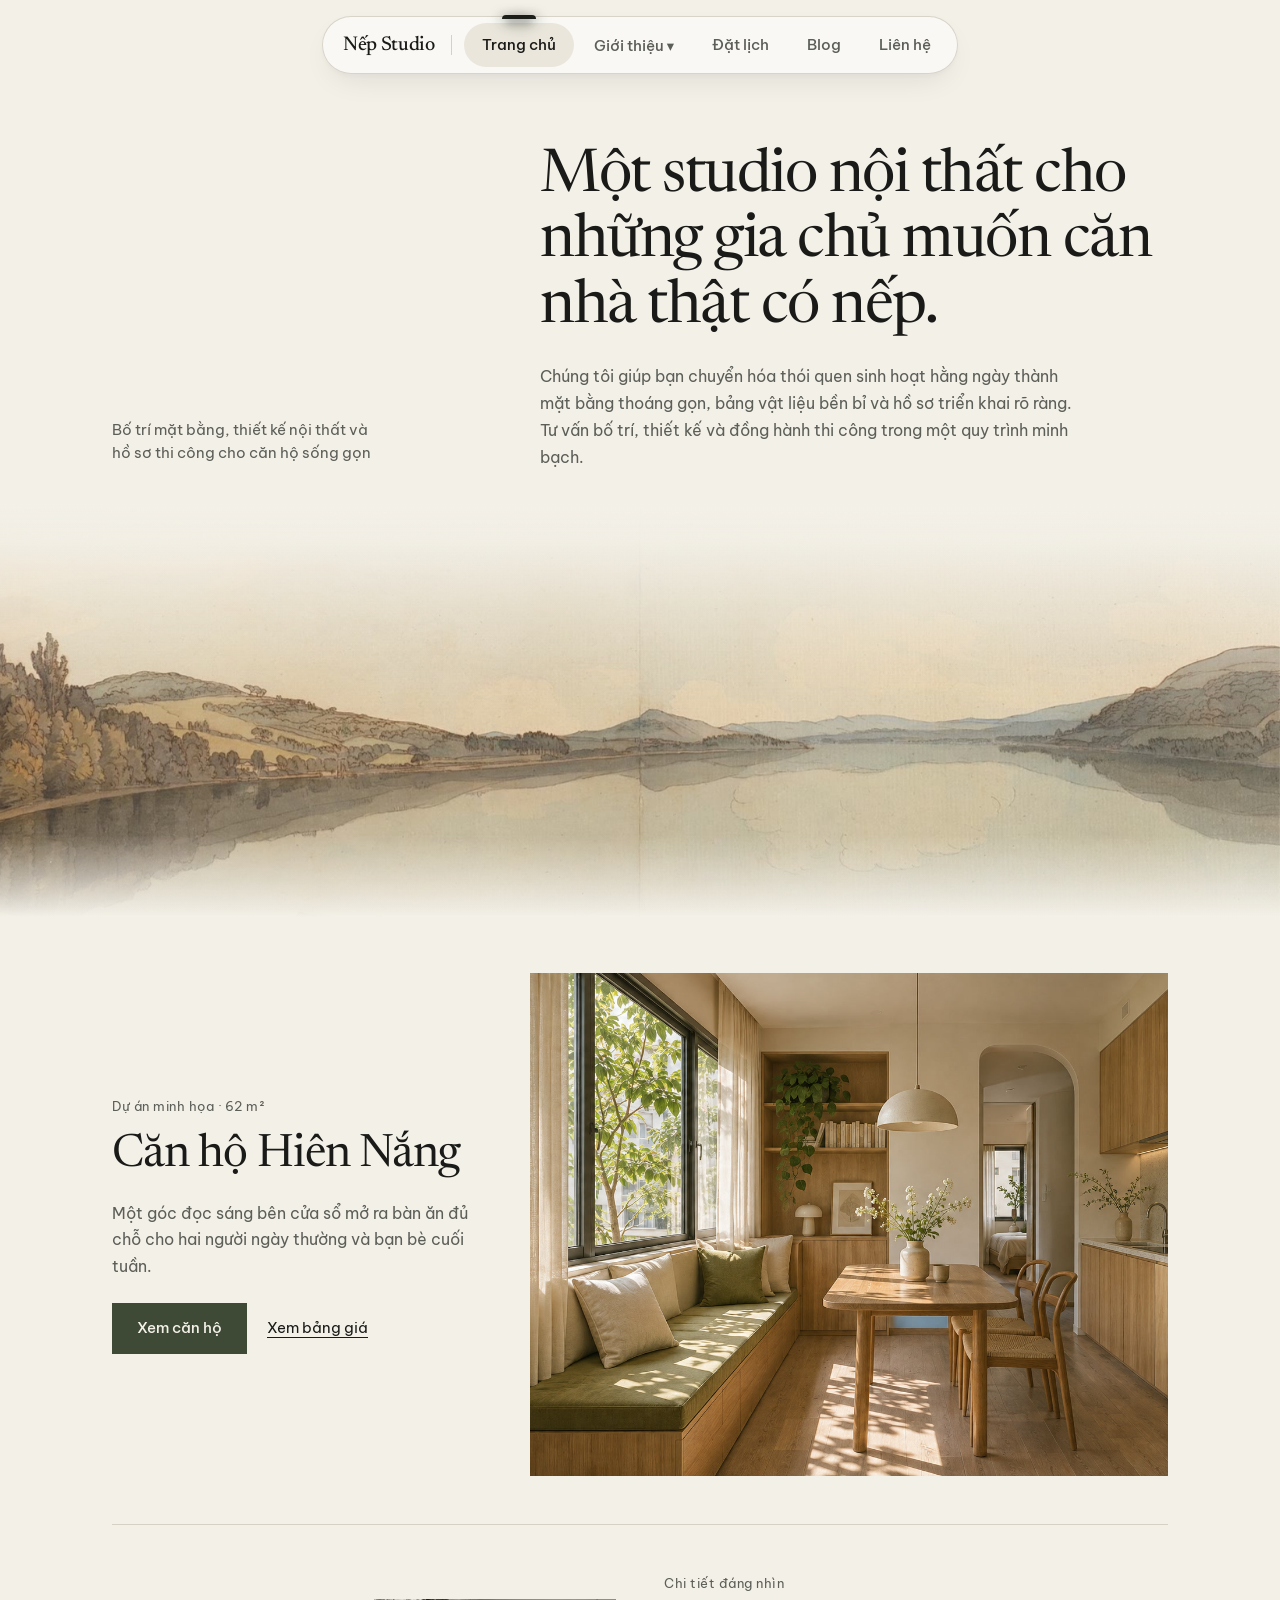
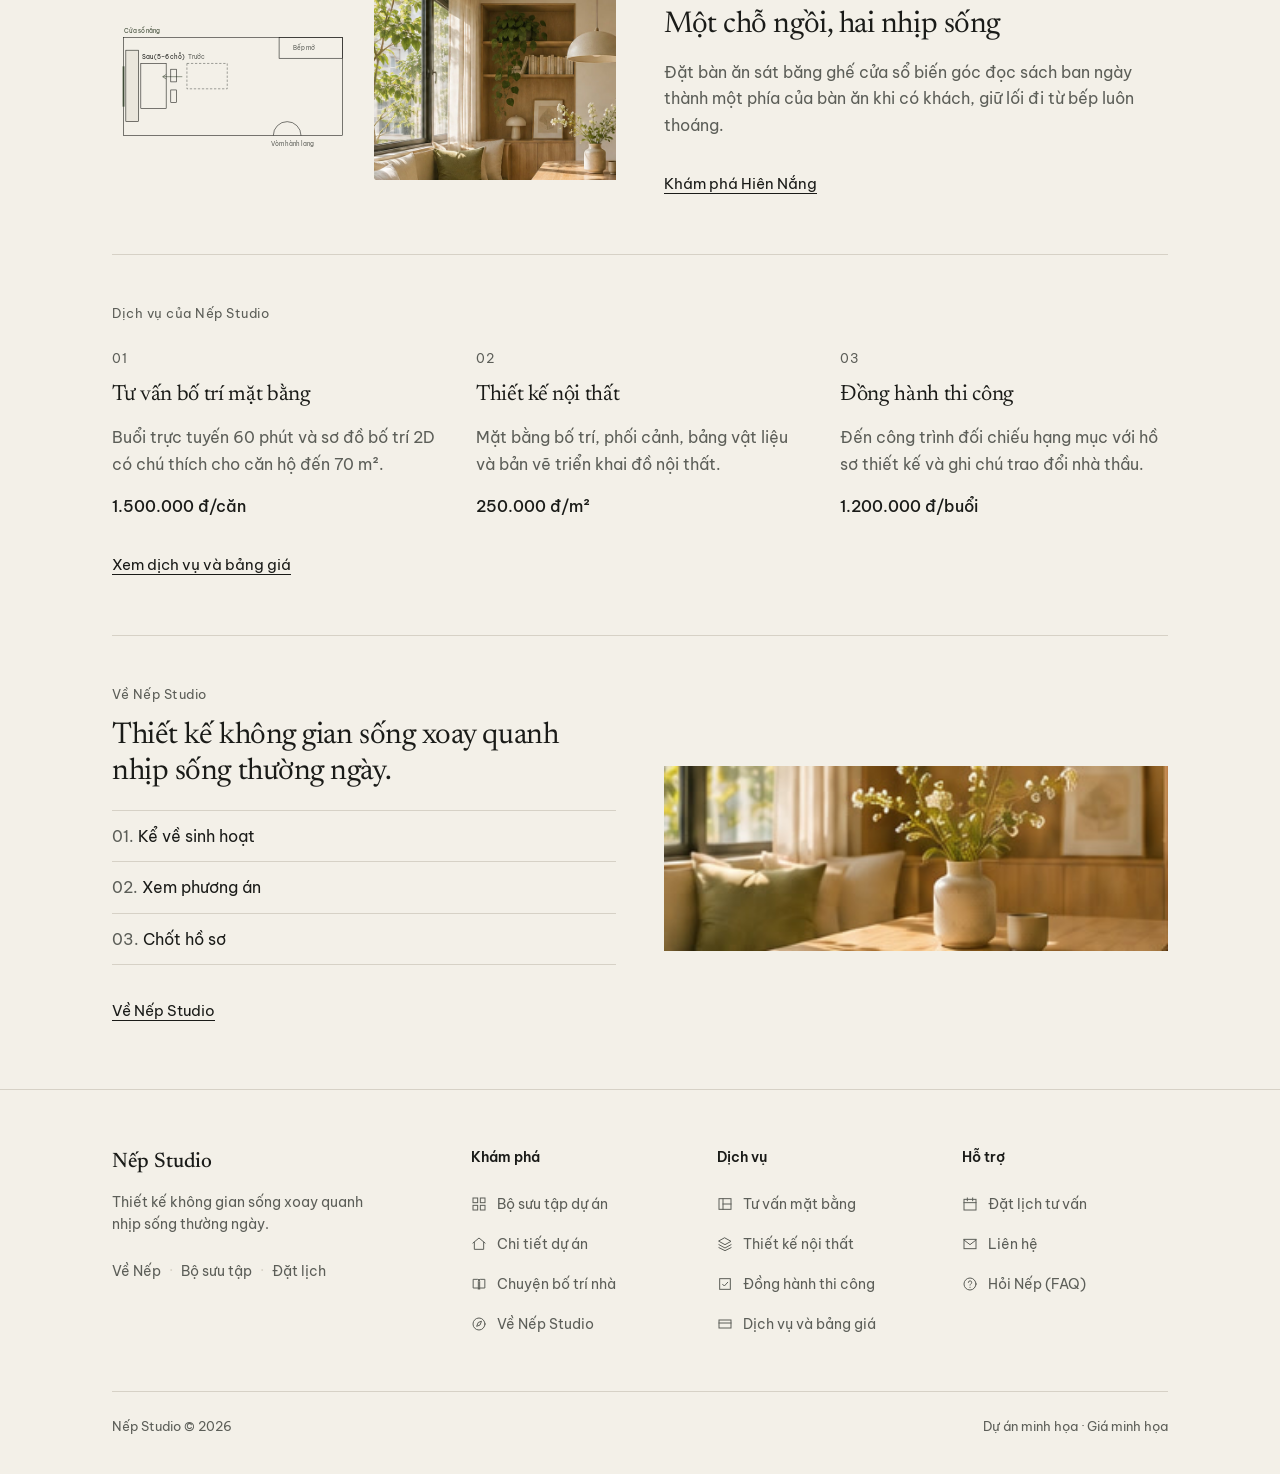
<file: nep-studio-template/site/index.html>
<!DOCTYPE html>
<html lang="vi">
<head>
  <meta charset="UTF-8" />
  <meta name="viewport" content="width=device-width, initial-scale=1.0" />
  <title>Nếp Studio · Thiết kế không gian sống</title>
  <link rel="preconnect" href="https://fonts.googleapis.com" />
  <link rel="preconnect" href="https://fonts.gstatic.com" crossorigin />
  <link href="https://fonts.googleapis.com/css2?family=Be+Vietnam+Pro:wght@400;500;600&family=Newsreader:ital,opsz,wght@0,6..72,400;0,6..72,500;1,6..72,400&display=swap" rel="stylesheet" />
  <link rel="stylesheet" href="css/tokens.css" />
  <link rel="stylesheet" href="css/base.css" />
  <link rel="stylesheet" href="css/layout.css" />
  <link rel="stylesheet" href="css/components.css" />
</head>
<body>
  <div id="site-header-mount"></div>
  <main id="main-content"></main>
  <div id="site-footer-mount"></div>
  <script type="module">
    import { loadSiteData, renderFileProtocolNotice } from './js/data-loader.js';
    import { renderShell } from './js/shell.js';
    import { renderHome } from './js/pages.js';

    const main = document.getElementById('main-content');
    loadSiteData()
      .then((data) => {
        renderShell(data, 'index');
        renderHome(data, main);
      })
      .catch(() => renderFileProtocolNotice(main));
  </script>
</body>
</html>
</file>
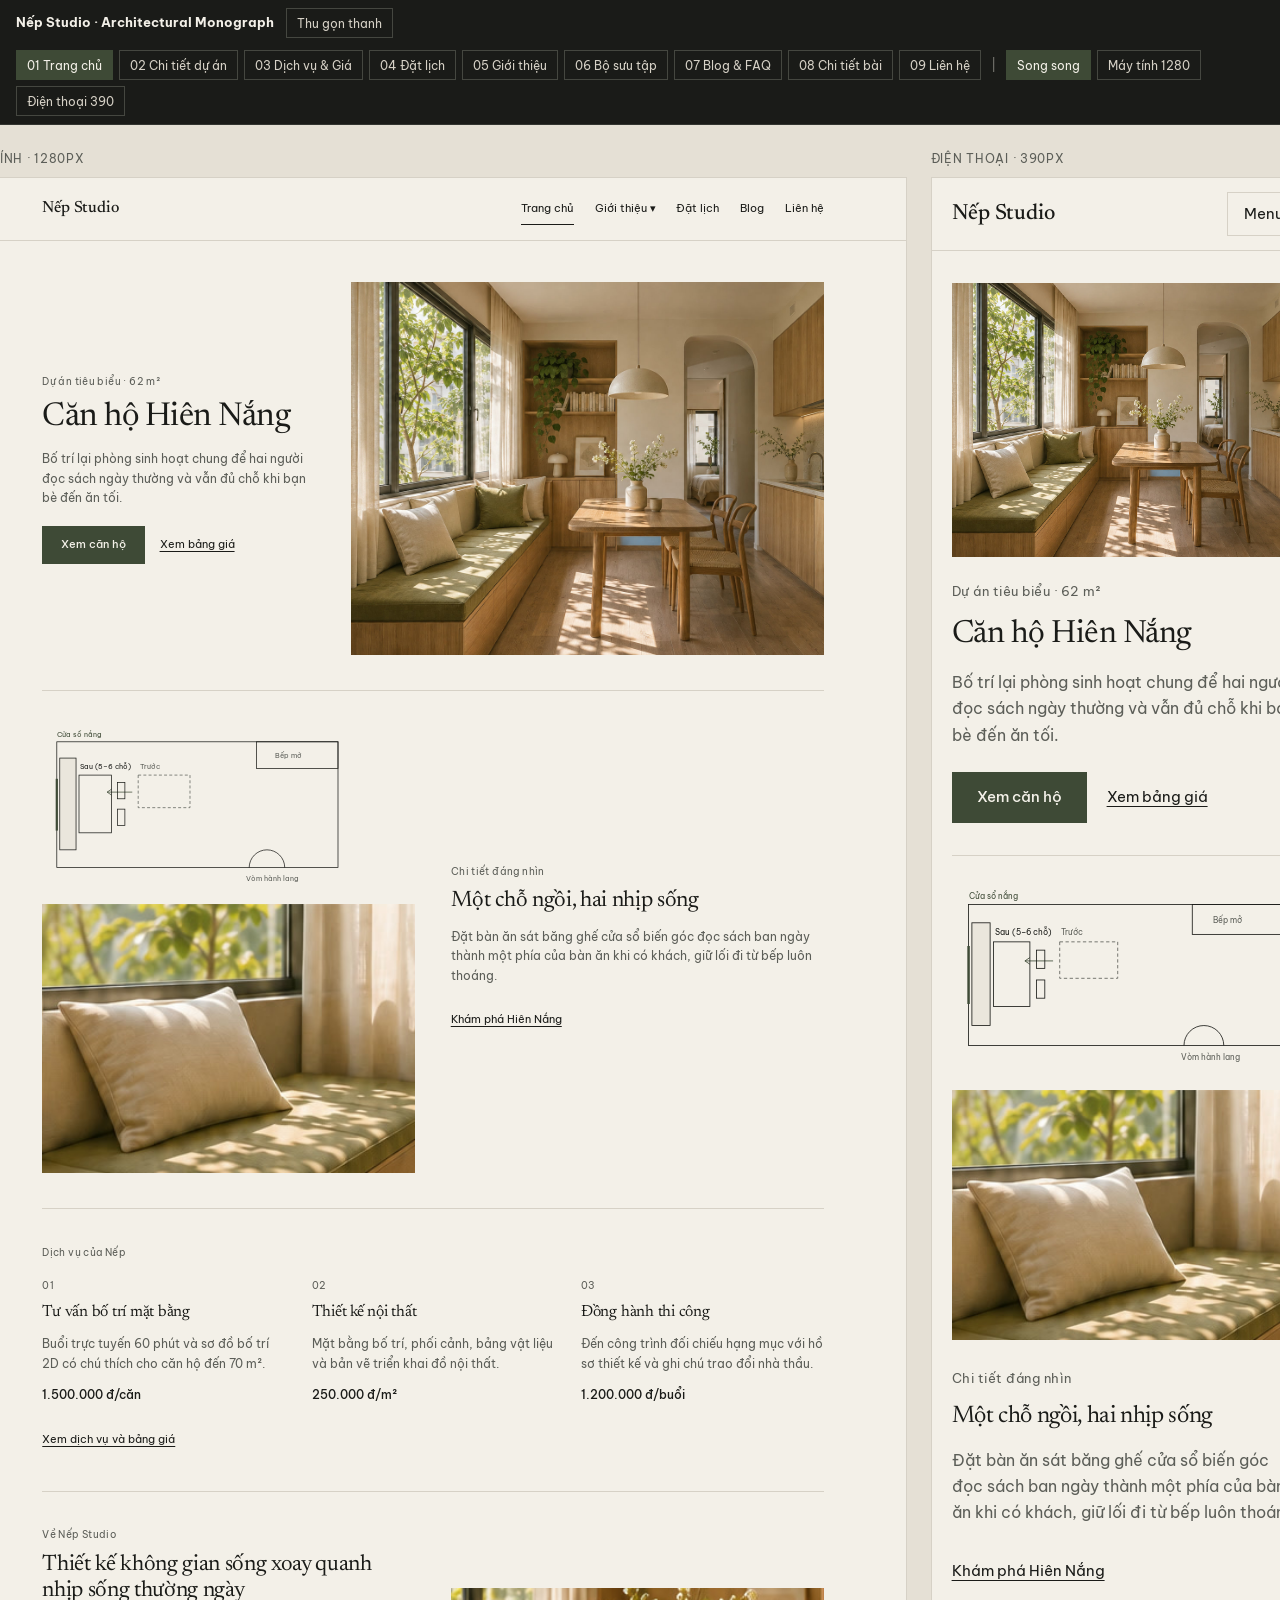
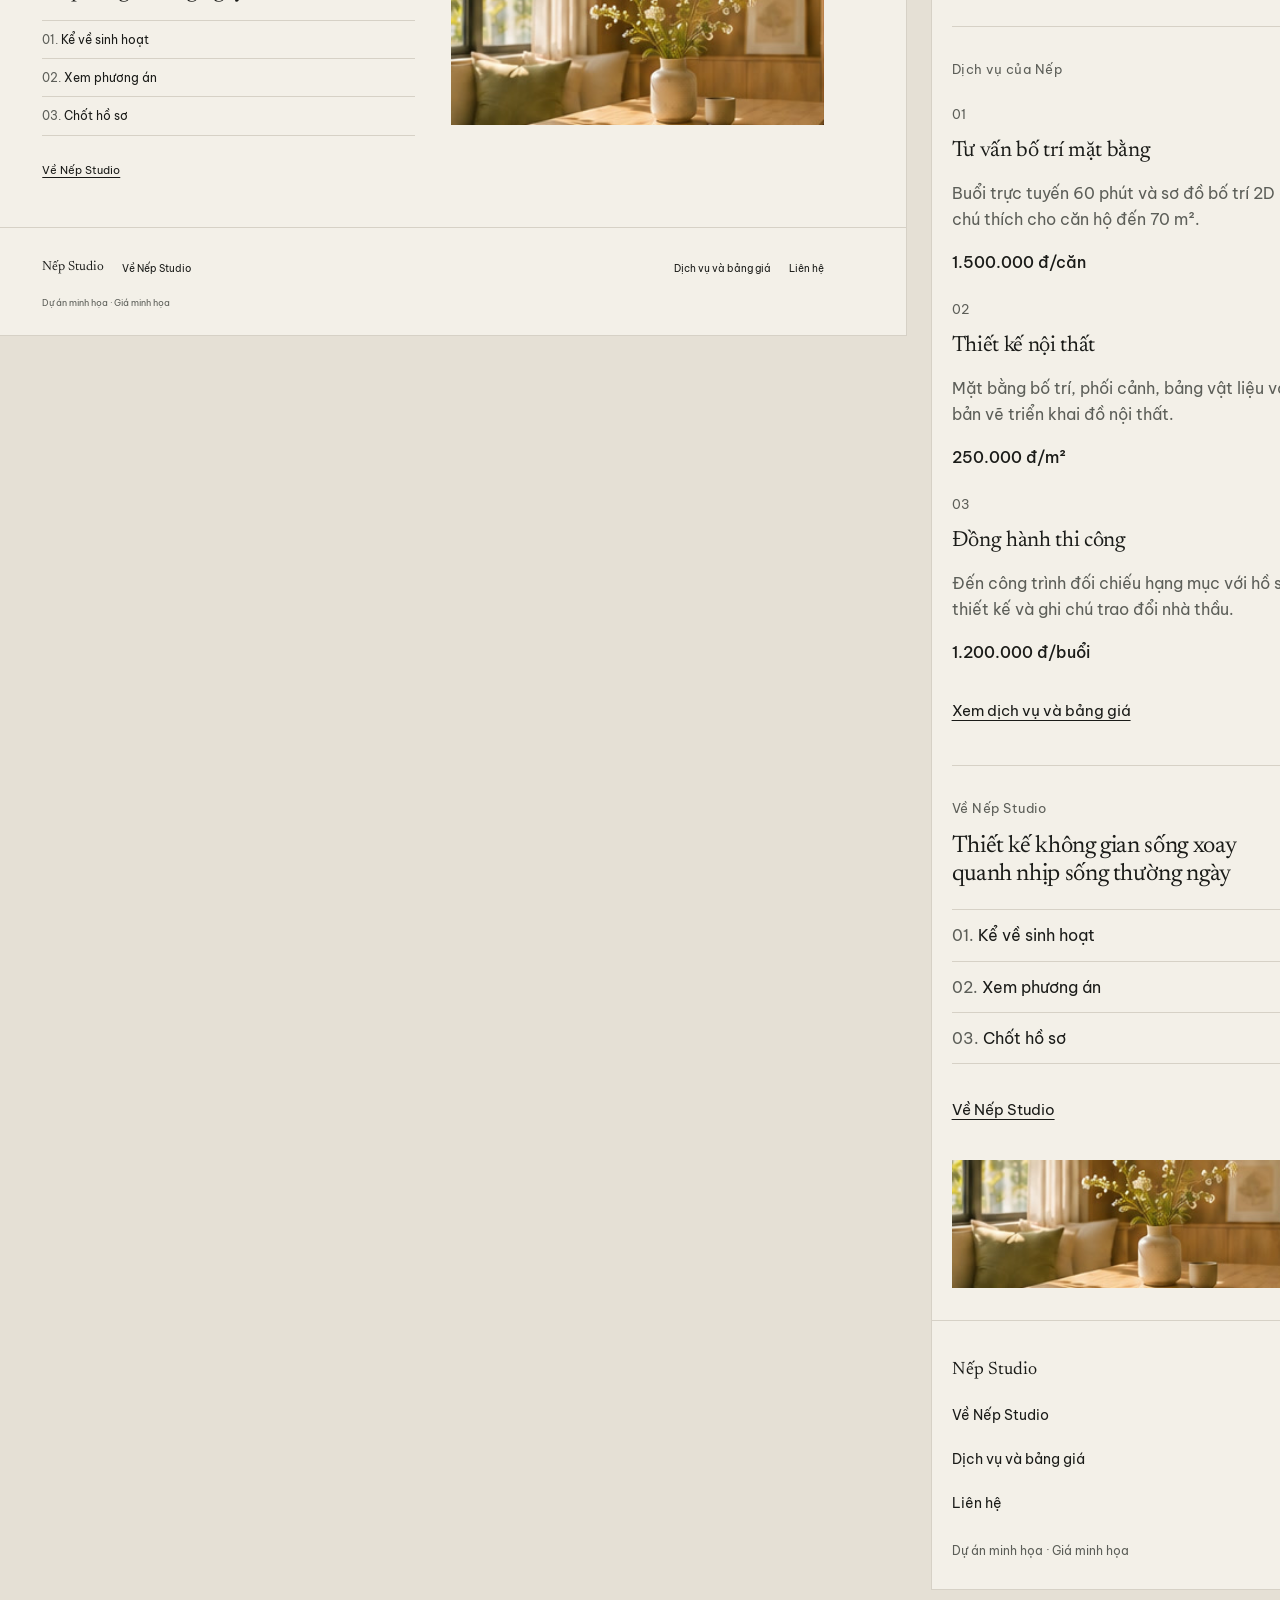
<file: nep-studio-template/design-system/nep-studio-monograph-9-pages.html>
<!DOCTYPE html>
<html lang="vi">
<head>
  <meta charset="UTF-8" />
  <meta name="viewport" content="width=device-width, initial-scale=1.0" />
  <title>Nếp Studio · Architectural Monograph (9 Bố cục)</title>
  <link rel="preconnect" href="https://fonts.googleapis.com" />
  <link rel="preconnect" href="https://fonts.gstatic.com" crossorigin />
  <link href="https://fonts.googleapis.com/css2?family=Be+Vietnam+Pro:wght@400;500;600&family=Newsreader:ital,opsz,wght@0,6..72,400;0,6..72,500;1,6..72,400&display=swap" rel="stylesheet" />
  <style>
    :root {
      --bg-paper: #F3F0E8;
      --bg-limestone: #EAE6DC;
      --ink-charcoal: #1A1B18;
      --ink-muted: #5C5E58;
      --accent-moss: #3E4A36;
      --accent-moss-hover: #2F3929;
      --rule-hairline: #D6D1C6;
      --font-display: 'Newsreader', Georgia, serif;
      --font-sans: 'Be Vietnam Pro', system-ui, -apple-system, sans-serif;
    }

    *, *::before, *::after {
      box-sizing: border-box;
      border-radius: 0 !important;
      box-shadow: none !important;
    }

    html, body {
      margin: 0;
      padding: 0;
      background: #E5E0D5;
      color: var(--ink-charcoal);
      font-family: var(--font-sans);
      font-size: 16px;
      line-height: 1.65;
      -webkit-font-smoothing: antialiased;
    }

    .tabular { font-variant-numeric: tabular-nums; }
    .serif { font-family: var(--font-display); }

    a, button, summary {
      cursor: pointer;
      color: inherit;
      font-family: inherit;
    }

    a:focus-visible, button:focus-visible, input:focus-visible, select:focus-visible, textarea:focus-visible, summary:focus-visible {
      outline: 2px solid var(--accent-moss);
      outline-offset: 2px;
    }

    @media (prefers-reduced-motion: reduce) {
      *, *::before, *::after { transition: none !important; }
    }

    /* Top Studio Switcher Bar */
    .studio-bar {
      position: sticky;
      top: 0;
      z-index: 100;
      background: #1A1B18;
      color: #F3F0E8;
      border-bottom: 1px solid #333530;
      padding: 8px 16px;
      display: flex;
      flex-wrap: wrap;
      align-items: center;
      justify-content: space-between;
      gap: 12px;
      font-size: 13px;
    }

    .studio-bar.is-collapsed .studio-controls { display: none; }
    .studio-controls {
      display: flex;
      flex-wrap: wrap;
      align-items: center;
      gap: 6px;
    }

    .bar-btn {
      background: transparent;
      color: #D6D1C6;
      border: 1px solid #454740;
      padding: 5px 10px;
      font-size: 12px;
      min-height: 30px;
      transition: background-color 180ms ease, color 180ms ease;
    }
    .bar-btn:hover { background: #2B2D28; color: #F3F0E8; }
    .bar-btn.active { background: var(--accent-moss); color: #F3F0E8; border-color: var(--accent-moss); }

    /* Stage */
    .stage {
      padding: 24px 20px 64px;
      display: flex;
      flex-wrap: wrap;
      justify-content: center;
      align-items: flex-start;
      gap: 24px;
    }

    @media (min-width: 1100px) and (max-width: 1439px) {
      .stage.mode-both { flex-wrap: nowrap; }
      .stage.mode-both .frame-desktop { zoom: 0.74; }
    }
    @media (min-width: 1440px) and (max-width: 1760px) {
      .stage.mode-both { flex-wrap: nowrap; }
      .stage.mode-both .frame-desktop { zoom: 0.90; }
    }

    .viewport-wrap {
      display: flex;
      flex-direction: column;
      gap: 8px;
    }

    .viewport-label {
      font-size: 12px;
      letter-spacing: 0.06em;
      text-transform: uppercase;
      color: var(--ink-muted);
    }

    .frame-desktop {
      width: 1280px;
      max-width: 100%;
      background: var(--bg-paper);
      border: 1px solid var(--rule-hairline);
      overflow-x: hidden;
    }

    .frame-mobile {
      width: 390px;
      max-width: 100%;
      background: var(--bg-paper);
      border: 1px solid var(--rule-hairline);
      overflow-x: hidden;
    }

    .is-hidden { display: none !important; }

    /* Site Shell */
    .skip-link {
      position: absolute;
      left: -9999px;
      top: 0;
      background: var(--accent-moss);
      color: #F3F0E8;
      padding: 10px 16px;
      z-index: 50;
    }
    .skip-link:focus { left: 16px; top: 16px; }

    .site-header {
      border-bottom: 1px solid var(--rule-hairline);
      background: var(--bg-paper);
    }

    .header-inner {
      max-width: 1120px;
      margin: 0 auto;
      padding: 20px 32px;
      display: flex;
      align-items: center;
      justify-content: space-between;
      gap: 24px;
      position: relative;
    }

    .mobile-mode .header-inner {
      padding: 14px 20px;
    }

    .brand-link {
      font-family: var(--font-display);
      font-size: 22px;
      font-weight: 500;
      text-decoration: none;
      letter-spacing: -0.01em;
      min-height: 44px;
      display: inline-flex;
      align-items: center;
    }

    .desktop-nav {
      display: flex;
      align-items: center;
      gap: 28px;
      font-size: 15px;
    }

    .nav-item, .nav-dropdown-btn {
      background: transparent;
      border: none;
      padding: 8px 0;
      min-height: 44px;
      display: inline-flex;
      align-items: center;
      text-decoration: none;
      color: var(--ink-charcoal);
      font-size: 15px;
      border-bottom: 1px solid transparent;
      transition: border-color 180ms ease, color 180ms ease;
    }

    .nav-item:hover, .nav-dropdown-btn:hover { color: var(--accent-moss); }
    .nav-item.active, .nav-dropdown-btn.active { border-bottom-color: var(--ink-charcoal); }

    .dropdown-wrap { position: relative; }
    .dropdown-menu {
      position: absolute;
      top: 100%;
      left: 0;
      min-width: 220px;
      background: var(--bg-paper);
      border: 1px solid var(--rule-hairline);
      z-index: 40;
      display: none;
      flex-direction: column;
    }
    .dropdown-menu.open { display: flex; }
    .dropdown-link {
      padding: 12px 16px;
      min-height: 44px;
      text-decoration: none;
      font-size: 14px;
      border-bottom: 1px solid var(--rule-hairline);
      background: var(--bg-paper);
      text-align: left;
      border-left: none;
      border-right: none;
      border-top: none;
    }
    .dropdown-link:last-child { border-bottom: none; }
    .dropdown-link:hover, .dropdown-link.active { background: var(--bg-limestone); }

    /* Mobile Menu Button & Drawer */
    .mobile-menu-btn {
      background: transparent;
      border: 1px solid var(--rule-hairline);
      padding: 8px 16px;
      min-height: 44px;
      min-width: 72px;
      font-size: 15px;
    }
    .mobile-drawer {
      display: none;
      flex-direction: column;
      border-top: 1px solid var(--rule-hairline);
      background: var(--bg-paper);
      padding: 8px 20px 16px;
    }
    .mobile-drawer.open { display: flex; }
    .mobile-nav-link, .mobile-sub-toggle {
      display: flex;
      align-items: center;
      justify-content: space-between;
      width: 100%;
      min-height: 44px;
      padding: 10px 0;
      background: transparent;
      border: none;
      border-bottom: 1px solid var(--rule-hairline);
      text-decoration: none;
      font-size: 15px;
      text-align: left;
    }
    .mobile-sub-list {
      display: none;
      flex-direction: column;
      padding-left: 16px;
      background: var(--bg-limestone);
    }
    .mobile-sub-list.open { display: flex; }
    .mobile-sub-link {
      display: flex;
      align-items: center;
      min-height: 44px;
      padding: 8px 12px;
      text-decoration: none;
      font-size: 14px;
      border-bottom: 1px solid var(--rule-hairline);
    }

    /* Main Containers */
    .container {
      max-width: 1120px;
      margin: 0 auto;
      padding: 56px 32px;
    }
    .mobile-mode .container {
      padding: 32px 20px;
    }

    .section-rule {
      border-top: 1px solid var(--rule-hairline);
      padding-top: 48px;
      margin-top: 48px;
    }
    .mobile-mode .section-rule {
      padding-top: 32px;
      margin-top: 32px;
    }

    /* Typography */
    h1, h2, h3 {
      font-family: var(--font-display);
      font-weight: 400;
      line-height: 1.2;
      margin: 0 0 16px;
      letter-spacing: -0.015em;
    }
    h1 { font-size: 44px; }
    .mobile-mode h1 { font-size: 32px; }
    h2 { font-size: 30px; }
    .mobile-mode h2 { font-size: 24px; }
    h3 { font-size: 22px; }
    p { margin: 0 0 16px; color: var(--ink-charcoal); }
    .muted { color: var(--ink-muted); }
    .eyebrow {
      font-size: 13px;
      color: var(--ink-muted);
      letter-spacing: 0.04em;
      margin-bottom: 12px;
      display: block;
    }

    /* Buttons & Links */
    .btn-primary {
      display: inline-flex;
      align-items: center;
      justify-content: center;
      background: var(--accent-moss);
      color: #F3F0E8;
      border: 1px solid var(--accent-moss);
      padding: 12px 24px;
      min-height: 48px;
      font-size: 15px;
      font-weight: 500;
      text-decoration: none;
      transition: background-color 180ms ease;
    }
    .btn-primary:hover { background: var(--accent-moss-hover); }

    .btn-outline {
      display: inline-flex;
      align-items: center;
      justify-content: center;
      background: transparent;
      color: var(--ink-charcoal);
      border: 1px solid var(--ink-charcoal);
      padding: 12px 24px;
      min-height: 48px;
      font-size: 15px;
      font-weight: 500;
      text-decoration: none;
      transition: background-color 180ms ease;
    }
    .btn-outline:hover { background: var(--bg-limestone); }

    .text-link {
      display: inline-flex;
      align-items: center;
      min-height: 44px;
      color: var(--ink-charcoal);
      text-decoration: underline;
      text-underline-offset: 4px;
      text-decoration-thickness: 1px;
      font-size: 15px;
      background: transparent;
      border: none;
      padding: 0;
    }
    .text-link:hover { color: var(--accent-moss); }

    .actions-row {
      display: flex;
      flex-wrap: wrap;
      align-items: center;
      gap: 20px;
      margin-top: 24px;
    }

    /* Images */
    .photo {
      display: block;
      width: 100%;
      height: auto;
      object-fit: cover;
    }

    /* Grids */
    .grid-hero {
      display: grid;
      grid-template-columns: 35% 1fr;
      gap: 48px;
      align-items: center;
    }
    .mobile-mode .grid-hero {
      grid-template-columns: 1fr;
      gap: 24px;
    }
    .mobile-mode .grid-hero .hero-media { order: -1; }

    .grid-2 {
      display: grid;
      grid-template-columns: 1fr 1fr;
      gap: 48px;
      align-items: start;
    }
    .mobile-mode .grid-2 {
      grid-template-columns: 1fr;
      gap: 28px;
    }

    .grid-3 {
      display: grid;
      grid-template-columns: repeat(3, 1fr);
      gap: 36px;
    }
    .mobile-mode .grid-3 {
      grid-template-columns: 1fr;
      gap: 24px;
    }

    /* Spec Bar (02) */
    .spec-bar {
      display: grid;
      grid-template-columns: repeat(4, 1fr);
      border-top: 1px solid var(--rule-hairline);
      border-bottom: 1px solid var(--rule-hairline);
      margin: 24px 0 36px;
    }
    .mobile-mode .spec-bar {
      grid-template-columns: 1fr 1fr;
    }
    .spec-cell {
      padding: 16px 16px 16px 0;
      border-right: 1px solid var(--rule-hairline);
    }
    .spec-cell:last-child { border-right: none; }
    .mobile-mode .spec-cell:nth-child(2n) { border-right: none; padding-left: 16px; }
    .mobile-mode .spec-cell:nth-child(1),
    .mobile-mode .spec-cell:nth-child(2) { border-bottom: 1px solid var(--rule-hairline); }
    .spec-cell:not(:first-child) { padding-left: 16px; }
    .mobile-mode .spec-cell:nth-child(3) { padding-left: 0; }
    .spec-label { font-size: 13px; color: var(--ink-muted); margin-bottom: 4px; }
    .spec-val { font-size: 16px; font-weight: 500; }

    /* Fee Schedule (03) */
    .fee-row {
      display: grid;
      grid-template-columns: 1.4fr 0.8fr;
      gap: 48px;
      padding: 36px 0;
      border-top: 1px solid var(--rule-hairline);
      align-items: start;
      transition: border-color 0.25s ease, background-color 0.25s ease;
    }
    .fee-row:last-of-type { border-bottom: 1px solid var(--rule-hairline); }
    .fee-row.is-highlighted {
      border: 1px solid var(--accent-moss);
      border-left: 3px solid var(--accent-moss);
      padding: 36px 24px;
      background: rgba(62, 74, 54, 0.04);
    }
    .mobile-mode .fee-row {
      grid-template-columns: 1fr;
      gap: 20px;
      padding: 28px 0;
    }
    .mobile-mode .fee-row.is-highlighted {
      padding: 24px 16px;
    }
    .fee-num { font-size: 13px; color: var(--ink-muted); margin-bottom: 6px; display: block; }
    .fee-price { font-size: 24px; font-family: var(--font-display); margin-bottom: 8px; }
    .fee-meta { font-size: 14px; color: var(--ink-muted); margin-bottom: 12px; }
    .fee-example {
      border-left: 2px solid var(--rule-hairline);
      padding-left: 12px;
      font-size: 14px;
      color: var(--ink-muted);
      margin: 12px 0 20px;
    }

    /* Booking Form (04) */
    .booking-grid {
      display: grid;
      grid-template-columns: 4fr 8fr;
      gap: 56px;
      align-items: start;
    }
    .mobile-mode .booking-grid {
      grid-template-columns: 1fr;
      gap: 24px;
    }
    .summary-box {
      background: var(--bg-limestone);
      padding: 28px;
    }
    .mobile-summary-line {
      border-top: 1px solid var(--rule-hairline);
      border-bottom: 1px solid var(--rule-hairline);
      padding: 12px 0;
      margin-bottom: 24px;
    }
    .mobile-summary-trigger {
      width: 100%;
      background: transparent;
      border: none;
      display: flex;
      align-items: center;
      justify-content: space-between;
      min-height: 44px;
      font-size: 14px;
      padding: 0;
      text-align: left;
    }
    .mobile-summary-detail {
      display: none;
      padding-top: 12px;
      font-size: 14px;
      color: var(--ink-muted);
    }
    .mobile-summary-detail.open { display: block; }

    .field { margin-bottom: 24px; }
    .field label {
      display: block;
      font-size: 14px;
      font-weight: 500;
      margin-bottom: 6px;
    }
    .field input, .field select, .field textarea {
      width: 100%;
      background: transparent;
      border: none;
      border-bottom: 1px solid var(--rule-hairline);
      padding: 10px 0;
      min-height: 44px;
      font-family: var(--font-sans);
      font-size: 16px;
      color: var(--ink-charcoal);
    }
    .field input:focus, .field select:focus, .field textarea:focus {
      outline: none;
      border-bottom-color: var(--accent-moss);
    }
    .radio-row {
      display: flex;
      gap: 24px;
      padding: 8px 0;
    }
    .radio-opt {
      display: inline-flex;
      align-items: center;
      gap: 8px;
      min-height: 44px;
      font-size: 15px;
      cursor: pointer;
    }
    .radio-opt input, input[type="radio"] {
      width: auto;
      min-height: auto;
      border: none;
      accent-color: var(--accent-moss);
    }

    .error-msg {
      color: #8A2C2C;
      font-size: 13px;
      margin-top: 6px;
      display: none;
    }
    .error-msg.show { display: block; }

    .confirm-box {
      background: var(--bg-limestone);
      border-left: 2px solid var(--accent-moss);
      padding: 28px;
    }

    /* FAQ Accordion */
    details.faq-item {
      border-top: 1px solid var(--rule-hairline);
      padding: 16px 0;
    }
    details.faq-item:last-of-type { border-bottom: 1px solid var(--rule-hairline); }
    details.faq-item summary {
      list-style: none;
      display: flex;
      align-items: center;
      justify-content: space-between;
      gap: 16px;
      min-height: 44px;
      font-weight: 500;
      font-size: 16px;
    }
    details.faq-item summary::-webkit-details-marker { display: none; }
    details.faq-item summary::after {
      content: '+';
      font-size: 18px;
      font-weight: 400;
      color: var(--ink-muted);
      flex-shrink: 0;
    }
    details.faq-item[open] summary::after {
      content: '−';
      color: var(--ink-charcoal);
    }
    details.faq-item p {
      margin-top: 10px;
      color: var(--ink-muted);
      font-size: 15px;
    }

    /* Contact 09 Mobile order */
    .contact-grid {
      display: grid;
      grid-template-columns: 1fr 1fr;
      gap: 56px;
      align-items: center;
    }
    .mobile-mode .contact-grid {
      grid-template-columns: 1fr;
      gap: 28px;
    }

    /* CTA Limestone Band */
    .cta-band {
      background: var(--bg-limestone);
      padding: 36px;
      margin-top: 48px;
    }
    .mobile-mode .cta-band {
      padding: 24px 20px;
      margin-top: 32px;
    }

    /* Footer */
    .site-footer {
      border-top: 1px solid var(--rule-hairline);
      background: var(--bg-paper);
    }
    .footer-inner {
      max-width: 1120px;
      margin: 0 auto;
      padding: 32px;
    }
    .mobile-mode .footer-inner { padding: 28px 20px; }
    .footer-top {
      display: flex;
      justify-content: space-between;
      align-items: center;
      gap: 24px;
    }
    .mobile-mode .footer-top {
      flex-direction: column;
      align-items: flex-start;
      gap: 0;
    }
    .footer-group {
      display: flex;
      align-items: center;
      gap: 24px;
    }
    .mobile-mode .footer-group {
      flex-direction: column;
      align-items: flex-start;
      gap: 0;
      width: 100%;
    }
    .footer-link {
      text-decoration: none;
      font-size: 14px;
      min-height: 44px;
      display: inline-flex;
      align-items: center;
    }
    .footer-link:hover { text-decoration: underline; text-underline-offset: 4px; }
    .footer-note {
      margin-top: 16px;
      font-size: 12px;
      color: var(--ink-muted);
    }

    .prose { max-width: 66ch; }
    .prose p { font-size: 17px; line-height: 1.75; }
    .mobile-mode .prose p { font-size: 16px; }
  </style>
</head>
<body>

  <div class="studio-bar" id="studioBar">
    <div style="display:flex;align-items:center;gap:12px;">
      <strong>Nếp Studio · Architectural Monograph</strong>
      <button type="button" class="bar-btn" data-action="toggle-bar">Thu gọn thanh</button>
    </div>
    <div class="studio-controls">
      <button type="button" class="bar-btn" data-set-page="01">01 Trang chủ</button>
      <button type="button" class="bar-btn" data-set-page="02">02 Chi tiết dự án</button>
      <button type="button" class="bar-btn" data-set-page="03">03 Dịch vụ &amp; Giá</button>
      <button type="button" class="bar-btn" data-set-page="04">04 Đặt lịch</button>
      <button type="button" class="bar-btn" data-set-page="05">05 Giới thiệu</button>
      <button type="button" class="bar-btn" data-set-page="06">06 Bộ sưu tập</button>
      <button type="button" class="bar-btn" data-set-page="07">07 Blog &amp; FAQ</button>
      <button type="button" class="bar-btn" data-set-page="08">08 Chi tiết bài</button>
      <button type="button" class="bar-btn" data-set-page="09">09 Liên hệ</button>
      <span style="opacity:0.4;padding:0 4px;">|</span>
      <button type="button" class="bar-btn active" data-set-mode="both">Song song</button>
      <button type="button" class="bar-btn" data-set-mode="desktop">Máy tính 1280</button>
      <button type="button" class="bar-btn" data-set-mode="mobile">Điện thoại 390</button>
    </div>
  </div>

  <main class="stage mode-both" id="stageMain">
    <div class="viewport-wrap" data-viewport="desktop">
      <span class="viewport-label">Máy tính · 1280px</span>
      <div class="frame-desktop" data-frame="desktop"></div>
    </div>
    <div class="viewport-wrap" data-viewport="mobile">
      <span class="viewport-label">Điện thoại · 390px</span>
      <div class="frame-mobile mobile-mode" data-frame="mobile"></div>
    </div>
  </main>

  <script>
    const PRICING_CONFIG = {
      G01: { unitPrice: 1500000, minPrice: 1500000 },
      G02: { unitPrice: 250000, minPrice: 9000000 },
      G03: { unitPrice: 1200000, minPrice: 1200000, bundleSessions: 2 }
    };

    const SAMPLE_AREAS = {
      hienNang: 62,
      smallApt: 32
    };

    function formatVnd(amount) {
      return `${Number(amount).toLocaleString('vi-VN')} đ`;
    }

    function calcG02Fee(area) {
      return Math.max(area * PRICING_CONFIG.G02.unitPrice, PRICING_CONFIG.G02.minPrice);
    }

    const G02_MIN_THRESHOLD_AREA = Math.ceil(PRICING_CONFIG.G02.minPrice / PRICING_CONFIG.G02.unitPrice);
    const G03_BUNDLE_PRICE = PRICING_CONFIG.G03.unitPrice * PRICING_CONFIG.G03.bundleSessions;

    const PACKAGES = {
      G01: {
        code: 'G01',
        name: 'Tư vấn bố trí mặt bằng',
        price: `${formatVnd(PRICING_CONFIG.G01.unitPrice)}/căn`,
        scope: 'Một buổi trực tuyến 60 phút cho căn hộ đến 70 m². Khách gửi mặt bằng có kích thước và ảnh hiện trạng. Sau buổi, nhận 1 sơ đồ bố trí có chú thích và 1 lượt góp ý chỉnh sơ đồ.',
        extra: 'Đo tại nhà, thêm phương án hoặc căn lớn hơn 70 m² được báo riêng để khách đồng ý trước. Phối cảnh và bản vẽ đóng đồ thuộc gói G02.'
      },
      G02: {
        code: 'G02',
        name: 'Thiết kế nội thất',
        price: `${formatVnd(PRICING_CONFIG.G02.unitPrice)}/m² (tối thiểu ${formatVnd(PRICING_CONFIG.G02.minPrice)}/căn)`,
        scope: 'Mặt bằng bố trí, phối cảnh các phòng trong phạm vi, bảng vật liệu và bản vẽ triển khai đồ nội thất đã thống nhất. Gồm 2 vòng chỉnh sửa tổng hợp.',
        extra: 'Đổi phạm vi sau duyệt, thêm vòng sửa hoặc khảo sát ngoài phạm vi được báo riêng. Khách duyệt phí trước khi làm.'
      },
      G03: {
        code: 'G03',
        name: 'Đồng hành thi công',
        price: `${formatVnd(PRICING_CONFIG.G03.unitPrice)}/buổi (gói ${PRICING_CONFIG.G03.bundleSessions} buổi: ${formatVnd(G03_BUNDLE_PRICE)})`,
        scope: 'Một lần đến công trình (tối đa 2 giờ) trong khu vực studio công bố để đối chiếu 1 hạng mục với hồ sơ thiết kế. Sau buổi nhận ghi chú, ảnh và điểm cần trao đổi với nhà thầu.',
        extra: 'Thêm buổi tính theo đơn giá; đi xa hoặc kéo dài buổi được báo riêng trước khi đặt. Nhà thầu phụ trách thi công và bảo hành.'
      }
    };

    const state = {
      page: '01',
      mode: 'both',
      selectedPkg: '',
      highlightPkg: '',
      bookingSubmitted: false,
      bookingName: '',
      bookingMethod: 'Điện thoại',
      bookingContact: '',
      bookingArea: '',
      bookingNote: '',
      bookingTime: ''
    };

    // SVG Architectural Drawings (stroke-width: 1, direct on #F3F0E8, no box)
    const SVG_FLOORPLAN_2D = `
      <svg viewBox="0 0 420 220" width="100%" height="auto" role="img" aria-label="Bản vẽ mặt bằng 2D Trước và Sau khi xoay bàn ăn về phía băng ghế cửa sổ" style="display:block;max-width:420px;">
        <rect x="20" y="20" width="380" height="170" fill="none" stroke="#1A1B18" stroke-width="1"/>
        <line x1="20" y1="70" x2="20" y2="140" stroke="#3E4A36" stroke-width="3"/>
        <text x="20" y="13" font-family="Be Vietnam Pro, sans-serif" font-size="10" fill="#3E4A36">Cửa sổ nắng</text>
        <!-- Băng ghế dài sát cửa sổ -->
        <rect x="24" y="42" width="22" height="124" fill="#EAE6DC" stroke="#1A1B18" stroke-width="1"/>
        <!-- Bàn ăn vị trí cũ (nét đứt) -->
        <rect x="130" y="65" width="70" height="44" fill="none" stroke="#5C5E58" stroke-width="1" stroke-dasharray="4 3"/>
        <text x="132" y="57" font-family="Be Vietnam Pro, sans-serif" font-size="10" fill="#5C5E58">Trước</text>
        <!-- Mũi tên dịch chuyển mảnh -->
        <line x1="122" y1="88" x2="88" y2="88" stroke="#3E4A36" stroke-width="1"/>
        <polyline points="94,84 88,88 94,92" fill="none" stroke="#3E4A36" stroke-width="1"/>
        <!-- Bàn ăn vị trí mới -->
        <rect x="50" y="65" width="44" height="78" fill="none" stroke="#1A1B18" stroke-width="1"/>
        <rect x="102" y="75" width="10" height="22" fill="none" stroke="#1A1B18" stroke-width="1"/>
        <rect x="102" y="111" width="10" height="22" fill="none" stroke="#1A1B18" stroke-width="1"/>
        <text x="52" y="57" font-family="Be Vietnam Pro, sans-serif" font-size="10" fill="#1A1B18">Sau (5–6 chỗ)</text>
        <!-- Khu bếp & vòm -->
        <rect x="290" y="20" width="110" height="36" fill="none" stroke="#1A1B18" stroke-width="1"/>
        <text x="315" y="42" font-family="Be Vietnam Pro, sans-serif" font-size="10" fill="#5C5E58">Bếp mở</text>
        <path d="M 280 190 A 24 24 0 0 1 328 190" fill="none" stroke="#1A1B18" stroke-width="1"/>
        <text x="276" y="208" font-family="Be Vietnam Pro, sans-serif" font-size="10" fill="#5C5E58">Vòm hành lang</text>
      </svg>`;

    const SVG_WORKDESK = `
      <svg viewBox="0 0 420 200" width="100%" height="auto" role="img" aria-label="Minh họa kiến trúc góc bàn làm việc với tờ mặt bằng 2D và mẫu vật liệu" style="display:block;max-width:420px;">
        <line x1="16" y1="176" x2="404" y2="176" stroke="#1A1B18" stroke-width="1"/>
        <!-- Tờ bản vẽ mặt bằng -->
        <rect x="36" y="34" width="190" height="122" fill="none" stroke="#1A1B18" stroke-width="1"/>
        <rect x="52" y="50" width="110" height="86" fill="none" stroke="#5C5E58" stroke-width="1"/>
        <line x1="90" y1="50" x2="90" y2="136" stroke="#D6D1C6" stroke-width="1"/>
        <line x1="52" y1="92" x2="162" y2="92" stroke="#D6D1C6" stroke-width="1"/>
        <text x="52" y="148" font-family="Be Vietnam Pro, sans-serif" font-size="10" fill="#5C5E58">Hồ sơ mặt bằng 1:50</text>
        <!-- Thước tỷ lệ -->
        <rect x="36" y="162" width="140" height="8" fill="none" stroke="#1A1B18" stroke-width="1"/>
        <line x1="64" y1="162" x2="64" y2="170" stroke="#1A1B18" stroke-width="1"/>
        <line x1="92" y1="162" x2="92" y2="170" stroke="#1A1B18" stroke-width="1"/>
        <line x1="120" y1="162" x2="120" y2="170" stroke="#1A1B18" stroke-width="1"/>
        <!-- 3 mẫu vật liệu -->
        <rect x="256" y="42" width="60" height="60" fill="#EAE6DC" stroke="#1A1B18" stroke-width="1"/>
        <text x="256" y="116" font-family="Be Vietnam Pro, sans-serif" font-size="10" fill="#5C5E58">Gỗ sồi tự nhiên</text>
        <rect x="330" y="42" width="60" height="60" fill="#3E4A36" stroke="#1A1B18" stroke-width="1"/>
        <text x="330" y="116" font-family="Be Vietnam Pro, sans-serif" font-size="10" fill="#5C5E58">Vải lanh ô liu</text>
      </svg>`;

    const SVG_CHAIR_PULL = `
      <svg viewBox="0 0 420 210" width="100%" height="auto" role="img" aria-label="Sơ đồ khoảng lùi kéo ghế ra khỏi bàn ăn và lối đi từ bếp" style="display:block;max-width:420px;">
        <!-- Bàn ăn -->
        <rect x="44" y="48" width="130" height="80" fill="none" stroke="#1A1B18" stroke-width="1"/>
        <text x="86" y="92" font-family="Be Vietnam Pro, sans-serif" font-size="11" fill="#1A1B18">Bàn ăn</text>
        <!-- Ghế đang đóng (nét đứt) -->
        <rect x="180" y="66" width="28" height="44" fill="none" stroke="#5C5E58" stroke-width="1" stroke-dasharray="3 3"/>
        <!-- Ghế kéo ra khi sử dụng -->
        <rect x="224" y="66" width="32" height="44" fill="#EAE6DC" stroke="#1A1B18" stroke-width="1"/>
        <!-- Đường kích thước khoảng lùi -->
        <line x1="174" y1="146" x2="256" y2="146" stroke="#3E4A36" stroke-width="1"/>
        <line x1="174" y1="140" x2="174" y2="152" stroke="#3E4A36" stroke-width="1"/>
        <line x1="256" y1="140" x2="256" y2="152" stroke="#3E4A36" stroke-width="1"/>
        <text x="176" y="166" font-family="Be Vietnam Pro, sans-serif" font-size="10" fill="#3E4A36">Khoảng kéo ghế 60–75 cm</text>
        <!-- Lối đi từ bếp -->
        <line x1="320" y1="24" x2="320" y2="172" stroke="#1A1B18" stroke-width="1" stroke-dasharray="5 4"/>
        <polyline points="315,34 320,24 325,34" fill="none" stroke="#1A1B18" stroke-width="1"/>
        <text x="278" y="190" font-family="Be Vietnam Pro, sans-serif" font-size="10" fill="#5C5E58">Lối đi từ bếp</text>
      </svg>`;

    function renderHeader(isMobile) {
      const p = state.page;
      const introActive = ['02', '03', '06'].includes(p) ? 'active' : '';
      if (!isMobile) {
        return `
          <a href="#main-content" class="skip-link">Bỏ qua đến nội dung chính</a>
          <header class="site-header">
            <div class="header-inner">
              <a href="#01" class="brand-link" data-nav="01">Nếp Studio</a>
              <nav class="desktop-nav" aria-label="Điều hướng chính">
                <a href="#01" class="nav-item ${p === '01' ? 'active' : ''}" data-nav="01">Trang chủ</a>
                <div class="dropdown-wrap">
                  <button type="button" class="nav-dropdown-btn ${introActive}" aria-expanded="false" data-action="toggle-dropdown">Giới thiệu ▾</button>
                  <div class="dropdown-menu" data-dropdown-menu>
                    <a href="#06" class="dropdown-link ${p === '06' ? 'active' : ''}" data-nav="06">Bộ sưu tập</a>
                    <a href="#02" class="dropdown-link ${p === '02' ? 'active' : ''}" data-nav="02">Chi tiết dự án</a>
                    <a href="#03" class="dropdown-link ${p === '03' ? 'active' : ''}" data-nav="03">Dịch vụ và bảng giá</a>
                  </div>
                </div>
                <a href="#04" class="nav-item ${p === '04' ? 'active' : ''}" data-nav="04">Đặt lịch</a>
                <a href="#07" class="nav-item ${['07', '08'].includes(p) ? 'active' : ''}" data-nav="07">Blog</a>
                <a href="#09" class="nav-item ${p === '09' ? 'active' : ''}" data-nav="09">Liên hệ</a>
              </nav>
            </div>
          </header>`;
      }
      return `
        <header class="site-header">
          <div class="header-inner">
            <a href="#01" class="brand-link" data-nav="01">Nếp Studio</a>
            <button type="button" class="mobile-menu-btn" aria-expanded="false" data-action="toggle-mobile-menu">Menu</button>
          </div>
          <nav class="mobile-drawer" aria-label="Điều hướng di động" data-mobile-drawer>
            <a href="#01" class="mobile-nav-link" data-nav="01">Trang chủ</a>
            <button type="button" class="mobile-sub-toggle" aria-expanded="false" data-action="toggle-mobile-sub">
              <span>Giới thiệu ▾</span>
            </button>
            <div class="mobile-sub-list" data-mobile-sub>
              <a href="#06" class="mobile-sub-link" data-nav="06">Bộ sưu tập</a>
              <a href="#02" class="mobile-sub-link" data-nav="02">Chi tiết dự án</a>
              <a href="#03" class="mobile-sub-link" data-nav="03">Dịch vụ và bảng giá</a>
            </div>
            <a href="#04" class="mobile-nav-link" data-nav="04">Đặt lịch</a>
            <a href="#07" class="mobile-nav-link" data-nav="07">Blog</a>
            <a href="#09" class="mobile-nav-link" data-nav="09">Liên hệ</a>
          </nav>
        </header>`;
    }

    function renderFooter() {
      return `
        <footer class="site-footer">
          <div class="footer-inner">
            <div class="footer-top">
              <div class="footer-group">
                <a href="#01" class="footer-link serif" style="font-size:18px;" data-nav="01">Nếp Studio</a>
                <a href="#05" class="footer-link" data-nav="05">Về Nếp Studio</a>
              </div>
              <div class="footer-group">
                <a href="#03" class="footer-link" data-nav="03">Dịch vụ và bảng giá</a>
                <a href="#09" class="footer-link" data-nav="09">Liên hệ</a>
              </div>
            </div>
            <div class="footer-note">Dự án minh họa · Giá minh họa</div>
          </div>
        </footer>`;
    }

    function renderPageContent(isMobile) {
      const prefix = isMobile ? 'm' : 'd';

      if (state.page === '01') {
        return `
          <section class="container">
            <div class="grid-hero">
              <div>
                <span class="eyebrow tabular">Dự án tiêu biểu · 62 m²</span>
                <h1>Căn hộ Hiên Nắng</h1>
                <p class="muted">Bố trí lại phòng sinh hoạt chung để hai người đọc sách ngày thường và vẫn đủ chỗ khi bạn bè đến ăn tối.</p>
                <div class="actions-row">
                  <a href="#02" class="btn-primary" data-nav="02">Xem căn hộ</a>
                  <a href="#03" class="text-link" data-nav="03">Xem bảng giá</a>
                </div>
              </div>
              <div class="hero-media">
                <img src="./assets/hien-nang-hero.jpg" alt="Căn hộ Hiên Nắng với băng ghế dài bên cửa sổ và bàn ăn gỗ sồi" class="photo" />
              </div>
            </div>

            <div class="section-rule">
              <div class="grid-2" style="align-items:center;">
                <div style="display:flex;flex-direction:column;gap:20px;">
                  ${SVG_FLOORPLAN_2D}
                  <img src="./assets/hien-nang-cua-so.jpg" alt="Cận cảnh gối tựa vải lanh trên băng ghế bên cửa sổ" class="photo" />
                </div>
                <div>
                  <span class="eyebrow">Chi tiết đáng nhìn</span>
                  <h2>Một chỗ ngồi, hai nhịp sống</h2>
                  <p class="muted">Đặt bàn ăn sát băng ghế cửa sổ biến góc đọc sách ban ngày thành một phía của bàn ăn khi có khách, giữ lối đi từ bếp luôn thoáng.</p>
                  <div class="actions-row">
                    <a href="#02" class="text-link" data-nav="02">Khám phá Hiên Nắng</a>
                  </div>
                </div>
              </div>
            </div>

            <div class="section-rule">
              <span class="eyebrow">Dịch vụ của Nếp</span>
              <div class="grid-3" style="margin-top:24px;">
                <div>
                  <span class="eyebrow tabular">01</span>
                  <h3>Tư vấn bố trí mặt bằng</h3>
                  <p class="muted">Buổi trực tuyến 60 phút và sơ đồ bố trí 2D có chú thích cho căn hộ đến 70 m².</p>
                  <div class="tabular" style="font-weight:500;">${formatVnd(PRICING_CONFIG.G01.unitPrice)}/căn</div>
                </div>
                <div>
                  <span class="eyebrow tabular">02</span>
                  <h3>Thiết kế nội thất</h3>
                  <p class="muted">Mặt bằng bố trí, phối cảnh, bảng vật liệu và bản vẽ triển khai đồ nội thất.</p>
                  <div class="tabular" style="font-weight:500;">${formatVnd(PRICING_CONFIG.G02.unitPrice)}/m²</div>
                </div>
                <div>
                  <span class="eyebrow tabular">03</span>
                  <h3>Đồng hành thi công</h3>
                  <p class="muted">Đến công trình đối chiếu hạng mục với hồ sơ thiết kế và ghi chú trao đổi nhà thầu.</p>
                  <div class="tabular" style="font-weight:500;">${formatVnd(PRICING_CONFIG.G03.unitPrice)}/buổi</div>
                </div>
              </div>
              <div class="actions-row">
                <a href="#03" class="text-link" data-nav="03">Xem dịch vụ và bảng giá</a>
              </div>
            </div>

            <div class="section-rule">
              <div class="grid-2" style="align-items:center;">
                <div>
                  <span class="eyebrow">Về Nếp Studio</span>
                  <h2>Thiết kế không gian sống xoay quanh nhịp sống thường ngày</h2>
                  <div style="border-top:1px solid var(--rule-hairline);margin-top:20px;">
                    <div style="padding:12px 0;border-bottom:1px solid var(--rule-hairline);"><span class="tabular muted">01.</span> Kể về sinh hoạt</div>
                    <div style="padding:12px 0;border-bottom:1px solid var(--rule-hairline);"><span class="tabular muted">02.</span> Xem phương án</div>
                    <div style="padding:12px 0;border-bottom:1px solid var(--rule-hairline);"><span class="tabular muted">03.</span> Chốt hồ sơ</div>
                  </div>
                  <div class="actions-row">
                    <a href="#05" class="text-link" data-nav="05">Về Nếp Studio</a>
                  </div>
                </div>
                <div>
                  <img src="./assets/hien-nang-binh-hoa.jpg" alt="Bình gốm và hoa trên bàn gỗ sồi cạnh cửa sổ" class="photo" />
                </div>
              </div>
            </div>
          </section>`;
      }

      if (state.page === '02') {
        return `
          <section class="container">
            <span class="eyebrow">Chi tiết dự án</span>
            <h1>Hiên Nắng</h1>
            <div class="spec-bar tabular">
              <div class="spec-cell"><div class="spec-label">Diện tích</div><div class="spec-val">${SAMPLE_AREAS.hienNang} m²</div></div>
              <div class="spec-cell"><div class="spec-label">Không gian</div><div class="spec-val">Khách · Bếp · Ăn</div></div>
              <div class="spec-cell"><div class="spec-label">Gói thực hiện</div><div class="spec-val">Thiết kế nội thất</div></div>
              <div class="spec-cell"><div class="spec-label">Chi phí thiết kế</div><div class="spec-val">${formatVnd(calcG02Fee(SAMPLE_AREAS.hienNang))}</div></div>
            </div>

            <img src="./assets/hien-nang-hero.jpg" alt="Toàn cảnh phòng sinh hoạt chung căn hộ Hiên Nắng 62 m²" class="photo" />

            <div class="section-rule prose">
              <h2>Một góc nhà cho ngày thường và những bữa có khách</h2>
              <p>Gia chủ sống hai người trong căn hộ 62 m², muốn giữ không gian đọc sách thoáng sáng bên cửa sổ nhưng không bị chật khi bạn bè ghé ăn tối.</p>
              <p>Thay vì đặt bàn ăn rời giữa phòng gây vướng lối đi, studio xoay bàn ăn về phía băng ghế dài chạy dọc cửa sổ. Hai chỗ ngồi cố định ngày thường kết hợp với hai ghế rời tạo thành bàn ăn 5–6 người mà vẫn chừa lối đi rộng từ khu bếp.</p>
            </div>

            <div class="section-rule">
              <div class="grid-2">
                <div>
                  ${SVG_FLOORPLAN_2D}
                  <p class="muted" style="font-size:14px;margin-top:12px;">Mặt bằng 2D Trước &amp; Sau khi kéo bàn ăn sát băng ghế cửa sổ.</p>
                </div>
                <div>
                  <img src="./assets/hien-nang-bep-vom.jpg" alt="Góc bếp gỗ sồi mở và vòm hành lang nhìn vào phòng ngủ" class="photo" />
                  <p class="muted" style="font-size:14px;margin-top:12px;">Góc bếp mở &amp; hành lang vòm giữ tầm nhìn xuyên suốt căn hộ.</p>
                </div>
              </div>
            </div>

            <div class="section-rule">
              <div class="grid-2" style="align-items:center;">
                <img src="./assets/hien-nang-ke-sach.jpg" alt="Băng ghế bên cửa sổ và kệ sách gỗ sồi âm tường" class="photo" />
                <div>
                  <span class="eyebrow">Chi tiết đáng nhìn</span>
                  <h2>Băng ghế bên cửa sổ</h2>
                  <p class="muted">Đầu băng ghế nối liền kệ sách âm tường gỗ sồi, phần đệm vải lanh xanh ô liu có chiều sâu vừa vặn để tựa lưng đọc sách lẫn ngồi ăn cơm.</p>
                </div>
              </div>
            </div>

            <div class="cta-band">
              <h2>Bạn cũng muốn bố trí lại góc ăn và cần bản vẽ để làm đồ?</h2>
              <div class="actions-row">
                <a href="#03" class="btn-primary" data-view-pkg="G02">Xem gói Thiết kế nội thất</a>
                <a href="#03" class="text-link" data-view-pkg="G01">Xem Tư vấn bố trí mặt bằng</a>
              </div>
            </div>
          </section>`;
      }

      if (state.page === '03') {
        return `
          <section class="container">
            <span class="eyebrow">Giá minh họa cho template</span>
            <h1>Dịch vụ và bảng giá</h1>
            <p class="muted" style="max-width:60ch;margin-bottom:36px;">Một phương án bố trí, một bộ bản vẽ hay một buổi tại công trình. Không cộng phí vật liệu hoặc tiền thi công vào giá thiết kế.</p>

            <div class="fee-row ${state.highlightPkg === 'G01' ? 'is-highlighted' : ''}" data-pkg-row="G01">
              <div>
                <span class="fee-num tabular">01</span>
                <h2>Tư vấn bố trí mặt bằng</h2>
                <p>Một buổi trực tuyến 60 phút cho căn hộ đến 70 m². Khách gửi mặt bằng có kích thước và ảnh hiện trạng. Sau buổi, nhận 1 sơ đồ bố trí có chú thích và 1 lượt góp ý chỉnh sơ đồ.</p>
                <p class="muted" style="font-size:14px;">Phát sinh: Đo tại nhà, thêm phương án hoặc căn lớn hơn 70 m² được báo riêng để khách đồng ý trước. Phối cảnh và bản vẽ đóng đồ thuộc gói 02.</p>
              </div>
              <div>
                <div class="fee-price tabular">${formatVnd(PRICING_CONFIG.G01.unitPrice)}/căn</div>
                <div class="fee-meta">Căn ${SAMPLE_AREAS.smallApt} m² và ${SAMPLE_AREAS.hienNang} m² cùng mức phí trong phạm vi này.</div>
                <div class="actions-row">
                  <button type="button" class="btn-outline" data-book-pkg="G01">Đặt lịch tư vấn</button>
                </div>
              </div>
            </div>

            <div class="fee-row ${state.highlightPkg === 'G02' ? 'is-highlighted' : ''}" data-pkg-row="G02">
              <div>
                <span class="fee-num tabular">02</span>
                <h2>Thiết kế nội thất</h2>
                <p>Mặt bằng bố trí, phối cảnh các phòng trong phạm vi, bảng vật liệu và bản vẽ triển khai đồ nội thất đã thống nhất. Gồm 2 vòng chỉnh sửa tổng hợp.</p>
                <p class="muted" style="font-size:14px;">Phát sinh: Đổi phạm vi sau duyệt, thêm vòng sửa hoặc khảo sát ngoài phạm vi được báo riêng. Khách duyệt phí trước khi làm.</p>
              </div>
              <div>
                <div class="fee-price tabular">${formatVnd(PRICING_CONFIG.G02.unitPrice)}/m²</div>
                <div class="fee-meta tabular">Tối thiểu ${formatVnd(PRICING_CONFIG.G02.minPrice)}/căn (tính trên diện tích thực tế thiết kế).</div>
                <div class="fee-example tabular">
                  <div>Hiên Nắng ${SAMPLE_AREAS.hienNang} m²: ${SAMPLE_AREAS.hienNang} × ${PRICING_CONFIG.G02.unitPrice.toLocaleString('vi-VN')} = ${formatVnd(calcG02Fee(SAMPLE_AREAS.hienNang))}</div>
                  <div>Căn ${SAMPLE_AREAS.smallApt} m²: áp mức tối thiểu ${formatVnd(calcG02Fee(SAMPLE_AREAS.smallApt))}</div>
                </div>
                <div class="actions-row">
                  <button type="button" class="btn-primary" data-book-pkg="G02">Đặt lịch tư vấn</button>
                </div>
              </div>
            </div>

            <div class="fee-row ${state.highlightPkg === 'G03' ? 'is-highlighted' : ''}" data-pkg-row="G03">
              <div>
                <span class="fee-num tabular">03</span>
                <h2>Đồng hành thi công</h2>
                <p>Một lần đến công trình (tối đa 2 giờ) trong khu vực studio công bố để đối chiếu 1 hạng mục với hồ sơ thiết kế. Sau buổi nhận ghi chú, ảnh và điểm cần trao đổi với nhà thầu.</p>
                <p class="muted" style="font-size:14px;">Phát sinh: Thêm buổi tính theo đơn giá; đi xa hoặc kéo dài buổi được báo riêng trước khi đặt. Nhà thầu phụ trách thi công và bảo hành.</p>
              </div>
              <div>
                <div class="fee-price tabular">${formatVnd(PRICING_CONFIG.G03.unitPrice)}/buổi</div>
                <div class="fee-meta tabular">Gói ${PRICING_CONFIG.G03.bundleSessions} buổi trong phạm vi: ${formatVnd(G03_BUNDLE_PRICE)}.</div>
                <div class="actions-row">
                  <button type="button" class="btn-outline" data-book-pkg="G03">Đặt lịch tư vấn</button>
                </div>
              </div>
            </div>

            <div class="section-rule">
              <h2>Hỏi nhanh về chi phí</h2>
              <div style="margin-top:20px;">
                <details class="faq-item">
                  <summary><span>Chi phí thiết kế có bao gồm tiền thi công và vật liệu không?</span></summary>
                  <p>Không. Đơn giá thiết kế tách bạch hoàn toàn với vật liệu và thi công để bạn chủ động lựa chọn đơn vị thực hiện.</p>
                </details>
                <details class="faq-item">
                  <summary><span>Căn hộ nhỏ dưới ${G02_MIN_THRESHOLD_AREA} m² tính phí gói Thiết kế nội thất thế nào?</span></summary>
                  <p>Nhân diện tích thiết kế với ${formatVnd(PRICING_CONFIG.G02.unitPrice)}/m² và đối chiếu mức tối thiểu ${formatVnd(PRICING_CONFIG.G02.minPrice)}/căn. Ví dụ căn ${SAMPLE_AREAS.smallApt} m² áp mức tối thiểu ${formatVnd(calcG02Fee(SAMPLE_AREAS.smallApt))}.</p>
                </details>
                <details class="faq-item">
                  <summary><span>Thuế và chi phí đi lại ngoài khu vực công bố tính ra sao?</span></summary>
                  <p>Chính sách thuế và phụ phí đi xa được studio thông báo rõ trước khi bạn xác nhận thực hiện.</p>
                </details>
              </div>
            </div>
          </section>`;
      }

      if (state.page === '04') {
        const pkg = state.selectedPkg && PACKAGES[state.selectedPkg] ? PACKAGES[state.selectedPkg] : null;
        const summaryTitle = pkg ? `${pkg.name} · ${pkg.price}` : 'Chưa chọn gói cụ thể';
        const summaryScope = pkg ? pkg.scope : 'Bạn có thể chọn một trong ba gói tư vấn ngay trong biểu mẫu bên cạnh.';
        const summaryExtra = pkg ? pkg.extra : '';

        const formOrConfirm = state.bookingSubmitted ? `
          <div class="confirm-box" role="status" aria-live="polite">
            <span class="eyebrow">Trạng thái: Sau khi gửi</span>
            <h2>Gửi thử thành công</h2>
            <p>Bản mẫu chỉ mô phỏng thao tác gửi thử cho gói ${pkg ? pkg.name : 'tư vấn'} qua ${state.bookingMethod}. Khi studio gắn nơi tiếp nhận thật, hệ thống mới gửi yêu cầu và báo studio đã tiếp nhận sau khi nhận phản hồi thành công.</p>
            <div class="actions-row">
              <button type="button" class="text-link" data-action="reset-booking">Quay lại biểu mẫu</button>
            </div>
          </div>` : `
          <form novalidate data-action="booking-form">
            <div class="grid-2" style="gap:24px;margin-bottom:0;">
              <div class="field">
                <label for="${prefix}-pkg">Gói quan tâm *</label>
                <select id="${prefix}-pkg" name="pkg" data-field="pkg" required>
                  <option value="" ${state.selectedPkg === '' ? 'selected' : ''}>Chọn gói</option>
                  <option value="G01" ${state.selectedPkg === 'G01' ? 'selected' : ''}>Tư vấn bố trí mặt bằng</option>
                  <option value="G02" ${state.selectedPkg === 'G02' ? 'selected' : ''}>Thiết kế nội thất</option>
                  <option value="G03" ${state.selectedPkg === 'G03' ? 'selected' : ''}>Đồng hành thi công</option>
                </select>
                <div class="error-msg" data-error="pkg">Bạn chọn một gói dịch vụ nhé.</div>
              </div>
              <div class="field">
                <label for="${prefix}-area">Diện tích ước tính (m²)</label>
                <input id="${prefix}-area" type="number" min="10" placeholder="Ví dụ: 62" value="${state.bookingArea}" data-field="area" />
              </div>
            </div>

            <div class="field">
              <label for="${prefix}-name">Nếp có thể gọi bạn là gì? *</label>
              <input id="${prefix}-name" type="text" placeholder="Tên của bạn" value="${state.bookingName}" data-field="name" required />
              <div class="error-msg" data-error="name">Bạn nhập tên để studio tiện xưng hô nhé.</div>
            </div>

            <div class="field">
              <label>Cách liên hệ *</label>
              <div class="radio-row">
                <label class="radio-opt">
                  <input type="radio" name="${prefix}-method" value="Điện thoại" ${state.bookingMethod === 'Điện thoại' ? 'checked' : ''} data-field="method" />
                  <span>Điện thoại</span>
                </label>
                <label class="radio-opt">
                  <input type="radio" name="${prefix}-method" value="Email" ${state.bookingMethod === 'Email' ? 'checked' : ''} data-field="method" />
                  <span>Email</span>
                </label>
              </div>
              <label for="${prefix}-contact" style="margin-top:8px;">${state.bookingMethod === 'Email' ? 'Địa chỉ email *' : 'Số điện thoại *'}</label>
              <input id="${prefix}-contact" type="${state.bookingMethod === 'Email' ? 'email' : 'tel'}" placeholder="${state.bookingMethod === 'Email' ? 'ten@example.com' : '09xx xxx xxx'}" value="${state.bookingContact}" data-field="contact" required />
              <div class="error-msg" data-error="contact">Bạn nhập số điện thoại hoặc email để studio phản hồi nhé.</div>
            </div>

            <div class="field">
              <label for="${prefix}-note">Bạn muốn thay đổi điều gì trong nhà?</label>
              <textarea id="${prefix}-note" rows="2" placeholder="Ví dụ: góc ăn hơi chật khi có khách" data-field="note">${state.bookingNote}</textarea>
            </div>

            <div class="field">
              <label for="${prefix}-time">Khi nào tiện để studio liên hệ?</label>
              <input id="${prefix}-time" type="text" placeholder="Ví dụ: buổi tối sau 19h hoặc cuối tuần" value="${state.bookingTime}" data-field="time" />
            </div>

            <div style="margin-top:28px;">
              <button type="submit" class="btn-primary" style="width:100%;">Gửi yêu cầu tư vấn</button>
              <p class="muted" style="font-size:13px;margin:12px 0 4px;">Gửi yêu cầu chưa phải xác nhận lịch hẹn.</p>
              <p class="muted" style="font-size:13px;margin:0;">Studio sẽ dùng thông tin bạn gửi để trao đổi về yêu cầu này.</p>
            </div>
          </form>`;

        return `
          <section class="container">
            <div style="display:flex;flex-wrap:wrap;align-items:baseline;justify-content:space-between;gap:12px;margin-bottom:24px;">
              <div>
                <span class="eyebrow">Đặt lịch tư vấn</span>
                <h1>Bạn muốn trao đổi về căn hộ nào?</h1>
              </div>
              <button type="button" class="text-link" data-action="toggle-submitted-preview" style="font-size:13px;">
                ${state.bookingSubmitted ? 'Xem trạng thái: Biểu mẫu' : 'Xem trạng thái: Sau khi gửi'}
              </button>
            </div>

            ${isMobile ? `
              <div class="mobile-summary-line">
                <button type="button" class="mobile-summary-trigger" aria-expanded="false" data-action="toggle-mobile-summary">
                  <span class="tabular">Đang chọn: ${pkg ? pkg.name : 'Chọn gói'}</span>
                  <span style="text-decoration:underline;text-underline-offset:3px;">Xem chi tiết</span>
                </button>
                <div class="mobile-summary-detail" data-mobile-summary-detail>
                  <p style="margin-bottom:8px;"><strong>${summaryTitle}</strong></p>
                  <p style="margin-bottom:8px;">${summaryScope}</p>
                  ${summaryExtra ? `<p style="margin-bottom:0;">${summaryExtra}</p>` : ''}
                </div>
              </div>
              ${formOrConfirm}
            ` : `
              <div class="booking-grid">
                <aside class="summary-box">
                  <span class="eyebrow">Gói dịch vụ đang chọn</span>
                  <h3 class="tabular">${summaryTitle}</h3>
                  <p style="font-size:14px;">${summaryScope}</p>
                  ${summaryExtra ? `<p class="muted" style="font-size:13px;">${summaryExtra}</p>` : ''}
                  <div style="border-top:1px solid var(--rule-hairline);margin-top:20px;padding-top:16px;font-size:14px;">
                    <div style="margin-bottom:8px;"><span class="tabular muted">01.</span> Tiếp nhận yêu cầu</div>
                    <div style="margin-bottom:8px;"><span class="tabular muted">02.</span> Liên hệ thống nhất giờ</div>
                    <div><span class="tabular muted">03.</span> Trao đổi phương án</div>
                  </div>
                </aside>
                <div>${formOrConfirm}</div>
              </div>
            `}
          </section>`;
      }

      if (state.page === '05') {
        return `
          <section class="container">
            <div class="grid-2" style="align-items:center;">
              <div>
                <span class="eyebrow">Về Nếp Studio</span>
                <h1>Một căn nhà bắt đầu từ cách bạn sống</h1>
                <p class="muted">Nếp Studio bắt đầu mỗi phương án từ thói quen ăn ở, cất đồ và đón sáng hằng ngày thay vì áp đặt khuôn mẫu có sẵn.</p>
              </div>
              <div>
                <img src="./assets/hien-nang-binh-hoa.jpg" alt="Góc bàn gỗ sồi và bình gốm trong căn hộ Hiên Nắng" class="photo" />
              </div>
            </div>

            <div class="section-rule">
              <div class="grid-2" style="align-items:center;">
                <div>${SVG_WORKDESK}</div>
                <div>
                  <span class="eyebrow">Quy trình làm việc</span>
                  <div style="border-top:1px solid var(--rule-hairline);">
                    <div style="padding:18px 0;border-bottom:1px solid var(--rule-hairline);">
                      <div class="tabular muted" style="font-size:13px;">01</div>
                      <h3 style="margin-bottom:4px;">Kể về sinh hoạt</h3>
                      <p class="muted" style="margin:0;font-size:15px;">Chia sẻ thói quen dùng phòng, số người ở và những món đồ bạn muốn giữ lại.</p>
                    </div>
                    <div style="padding:18px 0;border-bottom:1px solid var(--rule-hairline);">
                      <div class="tabular muted" style="font-size:13px;">02</div>
                      <h3 style="margin-bottom:4px;">Xem phương án</h3>
                      <p class="muted" style="margin:0;font-size:15px;">Đối chiếu mặt bằng 2D, hướng ánh sáng tự nhiên và luồng di chuyển thực tế.</p>
                    </div>
                    <div style="padding:18px 0;border-bottom:1px solid var(--rule-hairline);">
                      <div class="tabular muted" style="font-size:13px;">03</div>
                      <h3 style="margin-bottom:4px;">Chốt hồ sơ</h3>
                      <p class="muted" style="margin:0;font-size:15px;">Hoàn thiện bảng vật liệu gỗ, vải lanh và bản vẽ triển khai rõ ràng để thi công.</p>
                    </div>
                  </div>
                </div>
              </div>
            </div>

            <div class="cta-band">
              <p style="margin-bottom:4px;">Khu vực phục vụ minh họa: Tư vấn mặt bằng trực tuyến và khảo sát theo phạm vi công bố của studio.</p>
              <div class="actions-row">
                <a href="#02" class="btn-primary" data-nav="02">Xem căn hộ Hiên Nắng</a>
                <a href="#03" class="text-link" data-nav="03">Xem dịch vụ và bảng giá</a>
              </div>
            </div>
          </section>`;
      }

      if (state.page === '06') {
        return `
          <section class="container">
            <span class="eyebrow">Bộ sưu tập</span>
            <h1>Những căn hộ và cách chúng được sử dụng</h1>
            <div style="margin-top:36px;max-width:760px;">
              <img src="./assets/hien-nang-hero.jpg" alt="Căn hộ Hiên Nắng 62 m² với băng ghế cửa sổ và bàn ăn gỗ sồi" class="photo" />
              <div style="border-bottom:1px solid var(--rule-hairline);padding:20px 0 28px;">
                <span class="eyebrow tabular" style="margin-bottom:6px;">62 m² · Dự án minh họa</span>
                <h2 style="margin-bottom:8px;">Căn hộ Hiên Nắng</h2>
                <p class="muted" style="margin-bottom:16px;">Góc đọc bên cửa sổ trở thành chỗ ngồi cho bữa tối.</p>
                <a href="#02" class="text-link" data-nav="02">Xem căn hộ</a>
              </div>
            </div>
          </section>`;
      }

      if (state.page === '07') {
        return `
          <section class="container">
            <span class="eyebrow">Blog</span>
            <h1>Chuyện bố trí nhà</h1>

            <div class="section-rule" style="margin-top:24px;">
              <div class="grid-2" style="align-items:center;">
                <div>${SVG_CHAIR_PULL}</div>
                <div>
                  <span class="eyebrow">Ghi chép bố trí</span>
                  <h2>Trước khi mua bàn ăn, hãy thử kéo ghế</h2>
                  <p class="muted">Một chiếc bàn có thể vừa với khoảng sàn trống mà vẫn vướng lúc dùng. Chính động tác kéo ghế ra mới cho thấy phần sàn bạn cần chừa.</p>
                  <div class="actions-row">
                    <a href="#08" class="text-link" data-nav="08">Đọc bài viết</a>
                  </div>
                </div>
              </div>
            </div>

            <div class="section-rule">
              <h2>Hỏi Nếp</h2>
              <div style="margin-top:20px;">
                <details class="faq-item" open>
                  <summary><span>Chưa có bản vẽ căn hộ thì bắt đầu thế nào?</span></summary>
                  <p>Hãy chụp các góc phòng và ghi lại kích thước bạn đo được. Gói tư vấn trong bản mẫu cần mặt bằng có kích thước để vẽ phương án. Studio sẽ cho biết phần nào cần đo bổ sung.</p>
                </details>
                <details class="faq-item">
                  <summary><span>Có thể giữ lại bàn hoặc tủ cũ không?</span></summary>
                  <p>Có thể lấy món đồ đó làm điểm xuất phát. Hãy gửi ảnh cùng chiều dài, rộng và cao để thử vị trí trên mặt bằng.</p>
                </details>
                <details class="faq-item">
                  <summary><span>Chỉ muốn sắp lại bàn ghế thì chọn gói nào?</span></summary>
                  <p>Chọn Tư vấn bố trí mặt bằng để nhận sơ đồ có chú thích. Nếu cần phối cảnh, vật liệu và bản vẽ đóng đồ, xem gói Thiết kế nội thất. <a href="#03" class="text-link" data-nav="03" style="min-height:auto;">Xem dịch vụ và bảng giá</a></p>
                </details>
                <details class="faq-item">
                  <summary><span>Căn nhỏ tính phí thiết kế thế nào?</span></summary>
                  <p>Nhân diện tích thiết kế với ${formatVnd(PRICING_CONFIG.G02.unitPrice)}/m² và đối chiếu mức tối thiểu ${formatVnd(PRICING_CONFIG.G02.minPrice)}/căn (ví dụ căn ${SAMPLE_AREAS.smallApt} m² áp mức ${formatVnd(calcG02Fee(SAMPLE_AREAS.smallApt))}). <a href="#03" class="text-link" data-view-pkg="G02" style="min-height:auto;">Xem dịch vụ và bảng giá</a></p>
                </details>
                <details class="faq-item">
                  <summary><span>Đặt lịch có đồng nghĩa studio sẽ đến công trình không?</span></summary>
                  <p>Sau khi gửi yêu cầu, studio liên hệ để thống nhất thời gian và phạm vi. Nếu muốn đối chiếu hạng mục đang thi công với hồ sơ, chọn Đồng hành thi công. <a href="#04" class="text-link" data-nav="04" style="min-height:auto;">Đặt lịch</a></p>
                </details>
              </div>
            </div>
          </section>`;
      }

      if (state.page === '08') {
        return `
          <section class="container">
            <div style="margin-bottom:24px;">
              <a href="#07" class="text-link" data-nav="07">Chuyện bố trí nhà</a>
            </div>
            <div class="prose">
              <h1>Trước khi mua bàn ăn, hãy thử kéo ghế</h1>
              <div style="margin:28px 0;">${SVG_CHAIR_PULL}</div>
              <p>Một chiếc bàn có thể vừa với khoảng sàn trống mà vẫn vướng lúc dùng. Điều đáng thử là chuyện xảy ra đúng giờ cơm: một người đang ngồi, người kia bê tô canh từ bếp ra, rồi cả hai cùng đứng dậy.</p>
              <p><strong>Đánh dấu mặt bàn trên sàn.</strong> Dùng băng giấy đánh dấu bốn góc theo kích thước bàn bạn đang cân nhắc. Lấy một chiếc ghế đang dùng, đặt vào đúng phía bạn định ngồi rồi kéo ra như khi rời bàn. Giữ ghế ở đó và đi thử từ bếp qua. Chính động tác kéo ghế mới cho thấy phần sàn bạn cần chừa.</p>
              <p><strong>Thử một bữa thường và một bữa có khách.</strong> Đặt hai bát lên bàn cho bữa thường. Sau đó nghĩ đến người thứ ba, thứ tư: họ lấy ghế từ đâu, ai cần đứng lên để nhường đường? Trong phương án Hiên Nắng, băng ghế ở sẵn bên cửa sổ. Khi kê bàn về phía ấy, một chỗ đọc sách có thể trở thành một phía của bàn ăn.</p>
              <p><strong>Chụp lại chỗ bị vướng.</strong> Một tấm ảnh khi ghế đang kéo ra và một sơ đồ có kích thước hữu ích hơn ảnh căn phòng đã dọn gọn. Ghi thêm món đồ bạn muốn giữ. Khi trao đổi về mặt bằng, hai bên có thể bắt đầu từ đúng góc thường bất tiện nhất.</p>
            </div>
            <div class="cta-band" style="max-width:66ch;">
              <div class="actions-row" style="margin-top:0;">
                <a href="#02" class="btn-primary" data-nav="02">Xem góc bàn ăn Hiên Nắng</a>
                <a href="#03" class="text-link" data-nav="03">Xem gói Tư vấn bố trí mặt bằng</a>
              </div>
            </div>
          </section>`;
      }

      // Page 09: Liên hệ
      return `
        <section class="container">
          <div class="contact-grid">
            <div>
              <span class="eyebrow">Liên hệ</span>
              <h1>Trao đổi với Nếp</h1>
              <p class="muted">Bạn có thể gửi nhu cầu và chọn cách để studio liên hệ lại.</p>
              <div class="actions-row">
                <a href="#04" class="btn-primary" data-nav="04">Gửi yêu cầu tư vấn</a>
                <a href="#03" class="text-link" data-nav="03">Xem dịch vụ và bảng giá</a>
              </div>
            </div>
            <div>
              <img src="./assets/hien-nang-cua-so.jpg" alt="Cận cảnh gối tựa vải lanh bên khung cửa sổ ngập nắng" class="photo" />
            </div>
          </div>
        </section>`;
    }

    function renderAll() {
      const dFrame = document.querySelector('[data-frame="desktop"]');
      const mFrame = document.querySelector('[data-frame="mobile"]');
      dFrame.innerHTML = renderHeader(false) + `<div id="main-content">${renderPageContent(false)}</div>` + renderFooter();
      mFrame.innerHTML = renderHeader(true) + `<div>${renderPageContent(true)}</div>` + renderFooter();
      bindEvents();
      syncControlBar();
    }

    function syncControlBar() {
      document.querySelectorAll('[data-set-page]').forEach(btn => {
        btn.classList.toggle('active', btn.dataset.setPage === state.page);
      });
      document.querySelectorAll('[data-set-mode]').forEach(btn => {
        btn.classList.toggle('active', btn.dataset.setMode === state.mode);
      });
      const stageEl = document.getElementById('stageMain');
      if (stageEl) stageEl.classList.toggle('mode-both', state.mode === 'both');
      const dWrap = document.querySelector('[data-viewport="desktop"]');
      const mWrap = document.querySelector('[data-viewport="mobile"]');
      dWrap.classList.toggle('is-hidden', state.mode === 'mobile');
      mWrap.classList.toggle('is-hidden', state.mode === 'desktop');
    }

    function navigateTo(page, pkg, highlightPkg = '') {
      if (pkg !== undefined) state.selectedPkg = pkg;
      state.highlightPkg = page === '03' ? highlightPkg : '';
      state.page = page;
      state.bookingSubmitted = false;
      history.replaceState(null, '', `?page=${page}`);
      renderAll();
      if (page === '03' && highlightPkg) {
        requestAnimationFrame(() => {
          const targetRow = document.querySelector(`.viewport-wrap:not(.is-hidden) [data-pkg-row="${highlightPkg}"]`)
            || document.querySelector(`[data-pkg-row="${highlightPkg}"]`);
          if (targetRow) {
            targetRow.scrollIntoView({ behavior: 'smooth', block: 'center' });
          }
        });
      } else {
        window.scrollTo({ top: 0, behavior: 'auto' });
      }
    }

    function bindEvents() {
      document.querySelectorAll('[data-nav]').forEach(el => {
        el.addEventListener('click', (e) => {
          e.preventDefault();
          navigateTo(el.dataset.nav);
        });
      });

      document.querySelectorAll('[data-view-pkg]').forEach(el => {
        el.addEventListener('click', (e) => {
          e.preventDefault();
          navigateTo('03', undefined, el.dataset.viewPkg);
        });
      });

      document.querySelectorAll('[data-book-pkg]').forEach(el => {
        el.addEventListener('click', (e) => {
          e.preventDefault();
          navigateTo('04', el.dataset.bookPkg);
        });
      });

      // Desktop Dropdown with Keyboard Support (Enter/Space/Escape)
      document.querySelectorAll('[data-action="toggle-dropdown"]').forEach(btn => {
        const menu = btn.parentElement.querySelector('[data-dropdown-menu]');
        btn.addEventListener('click', () => {
          const isOpen = menu.classList.toggle('open');
          btn.setAttribute('aria-expanded', String(isOpen));
        });
        btn.addEventListener('keydown', (e) => {
          if (e.key === 'Escape') {
            menu.classList.remove('open');
            btn.setAttribute('aria-expanded', 'false');
            btn.focus();
          }
        });
        menu.addEventListener('keydown', (e) => {
          if (e.key === 'Escape') {
            menu.classList.remove('open');
            btn.setAttribute('aria-expanded', 'false');
            btn.focus();
          }
        });
      });

      // Mobile Menu Drawer
      document.querySelectorAll('[data-action="toggle-mobile-menu"]').forEach(btn => {
        const frame = btn.closest('[data-frame]');
        const drawer = frame.querySelector('[data-mobile-drawer]');
        btn.addEventListener('click', () => {
          const isOpen = drawer.classList.toggle('open');
          btn.setAttribute('aria-expanded', String(isOpen));
        });
      });

      document.querySelectorAll('[data-action="toggle-mobile-sub"]').forEach(btn => {
        const sub = btn.nextElementSibling;
        btn.addEventListener('click', () => {
          const isOpen = sub.classList.toggle('open');
          btn.setAttribute('aria-expanded', String(isOpen));
        });
      });

      // Mobile Booking Summary Toggle
      document.querySelectorAll('[data-action="toggle-mobile-summary"]').forEach(btn => {
        const detail = btn.parentElement.querySelector('[data-mobile-summary-detail]');
        btn.addEventListener('click', () => {
          const isOpen = detail.classList.toggle('open');
          btn.setAttribute('aria-expanded', String(isOpen));
        });
      });

      // Booking Form Sync & Submit (all viewports)
      document.querySelectorAll('[data-field]').forEach(input => {
        input.addEventListener('change', (e) => {
          const f = e.target.dataset.field;
          if (f === 'pkg') { state.selectedPkg = e.target.value; renderAll(); }
          if (f === 'area') state.bookingArea = e.target.value;
          if (f === 'name') state.bookingName = e.target.value;
          if (f === 'method') { state.bookingMethod = e.target.value; renderAll(); }
          if (f === 'contact') state.bookingContact = e.target.value;
          if (f === 'note') state.bookingNote = e.target.value;
          if (f === 'time') state.bookingTime = e.target.value;
        });
      });

      document.querySelectorAll('[data-action="booking-form"]').forEach(form => {
        form.addEventListener('submit', (e) => {
          e.preventDefault();
          let valid = true;
          const pkgEl = form.querySelector('[data-field="pkg"]');
          const nameEl = form.querySelector('[data-field="name"]');
          const contactEl = form.querySelector('[data-field="contact"]');

          form.querySelectorAll('.error-msg').forEach(m => m.classList.remove('show'));

          if (!pkgEl.value) { form.querySelector('[data-error="pkg"]').classList.add('show'); valid = false; }
          if (!nameEl.value.trim()) { form.querySelector('[data-error="name"]').classList.add('show'); valid = false; }
          if (!contactEl.value.trim()) { form.querySelector('[data-error="contact"]').classList.add('show'); valid = false; }

          if (valid) {
            state.selectedPkg = pkgEl.value;
            state.bookingName = nameEl.value.trim();
            state.bookingContact = contactEl.value.trim();
            state.bookingSubmitted = true;
            renderAll();
          }
        });
      });

      document.querySelectorAll('[data-action="reset-booking"], [data-action="toggle-submitted-preview"]').forEach(btn => {
        btn.addEventListener('click', () => {
          state.bookingSubmitted = !state.bookingSubmitted;
          renderAll();
        });
      });
    }

    // Studio Control Bar Events
    document.querySelectorAll('[data-set-page]').forEach(btn => {
      btn.addEventListener('click', () => navigateTo(btn.dataset.setPage));
    });
    document.querySelectorAll('[data-set-mode]').forEach(btn => {
      btn.addEventListener('click', () => {
        state.mode = btn.dataset.setMode;
        syncControlBar();
      });
    });
    document.querySelector('[data-action="toggle-bar"]').addEventListener('click', (e) => {
      const bar = document.getElementById('studioBar');
      const collapsed = bar.classList.toggle('is-collapsed');
      e.target.textContent = collapsed ? 'Mở thanh điều khiển' : 'Thu gọn thanh';
    });

    // Init from URL ?page= or #hash
    (function init() {
      const params = new URLSearchParams(window.location.search);
      const qPage = params.get('page') || window.location.hash.replace('#', '');
      if (qPage && /^0[1-9]$/.test(qPage)) state.page = qPage;
      renderAll();
    })();
  </script>
</body>
</html>
</file>
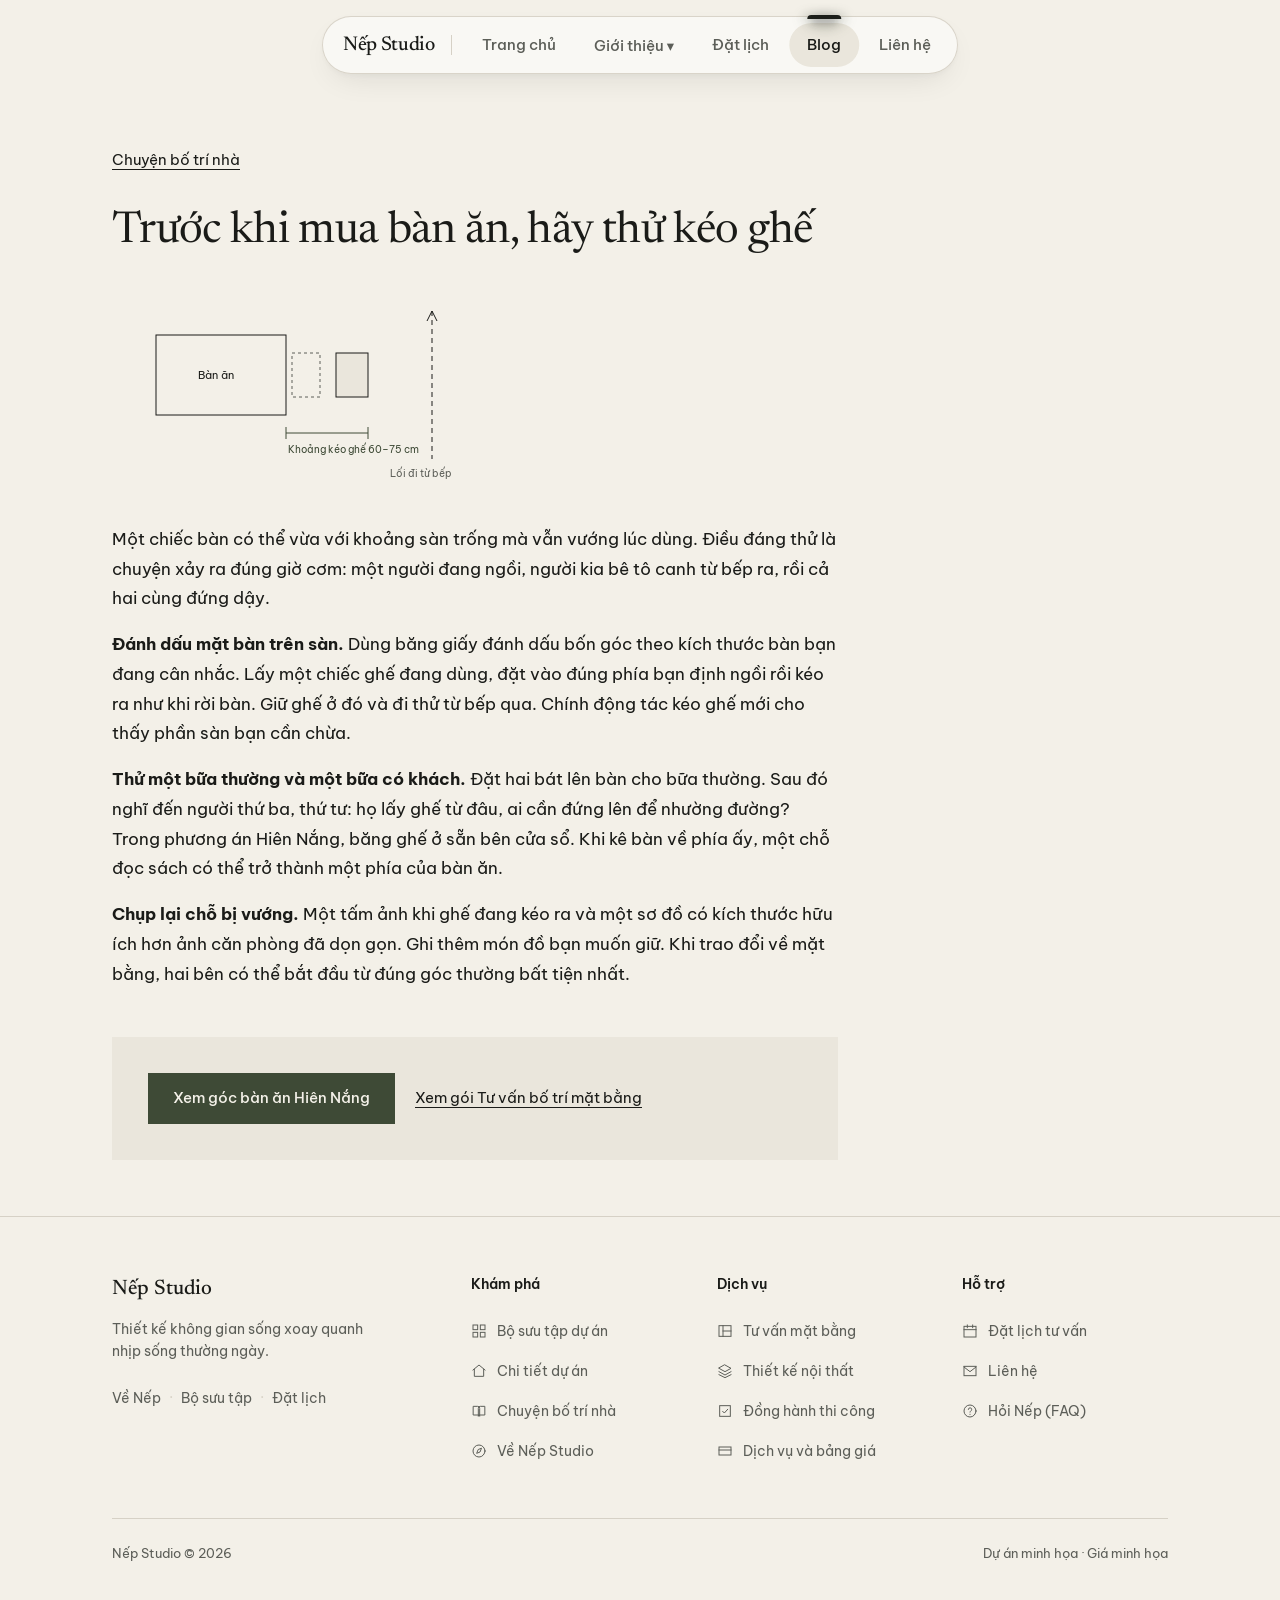
<file: nep-studio-template/site/bai-viet.html>
<!DOCTYPE html>
<html lang="vi">
<head>
  <meta charset="UTF-8" />
  <meta name="viewport" content="width=device-width, initial-scale=1.0" />
  <title>Chi tiết bài viết · Nếp Studio</title>
  <link rel="preconnect" href="https://fonts.googleapis.com" />
  <link rel="preconnect" href="https://fonts.gstatic.com" crossorigin />
  <link href="https://fonts.googleapis.com/css2?family=Be+Vietnam+Pro:wght@400;500;600&family=Newsreader:ital,opsz,wght@0,6..72,400;0,6..72,500;1,6..72,400&display=swap" rel="stylesheet" />
  <link rel="stylesheet" href="css/tokens.css" />
  <link rel="stylesheet" href="css/base.css" />
  <link rel="stylesheet" href="css/layout.css" />
  <link rel="stylesheet" href="css/components.css" />
</head>
<body>
  <div id="site-header-mount"></div>
  <main id="main-content"></main>
  <div id="site-footer-mount"></div>
  <script type="module">
    import { loadSiteData, renderFileProtocolNotice } from './js/data-loader.js';
    import { renderShell } from './js/shell.js';
    import { renderPost } from './js/pages.js';

    const main = document.getElementById('main-content');
    loadSiteData()
      .then((data) => {
        renderShell(data, 'bai-viet');
        renderPost(data, main);
      })
      .catch(() => renderFileProtocolNotice(main));
  </script>
</body>
</html>
</file>
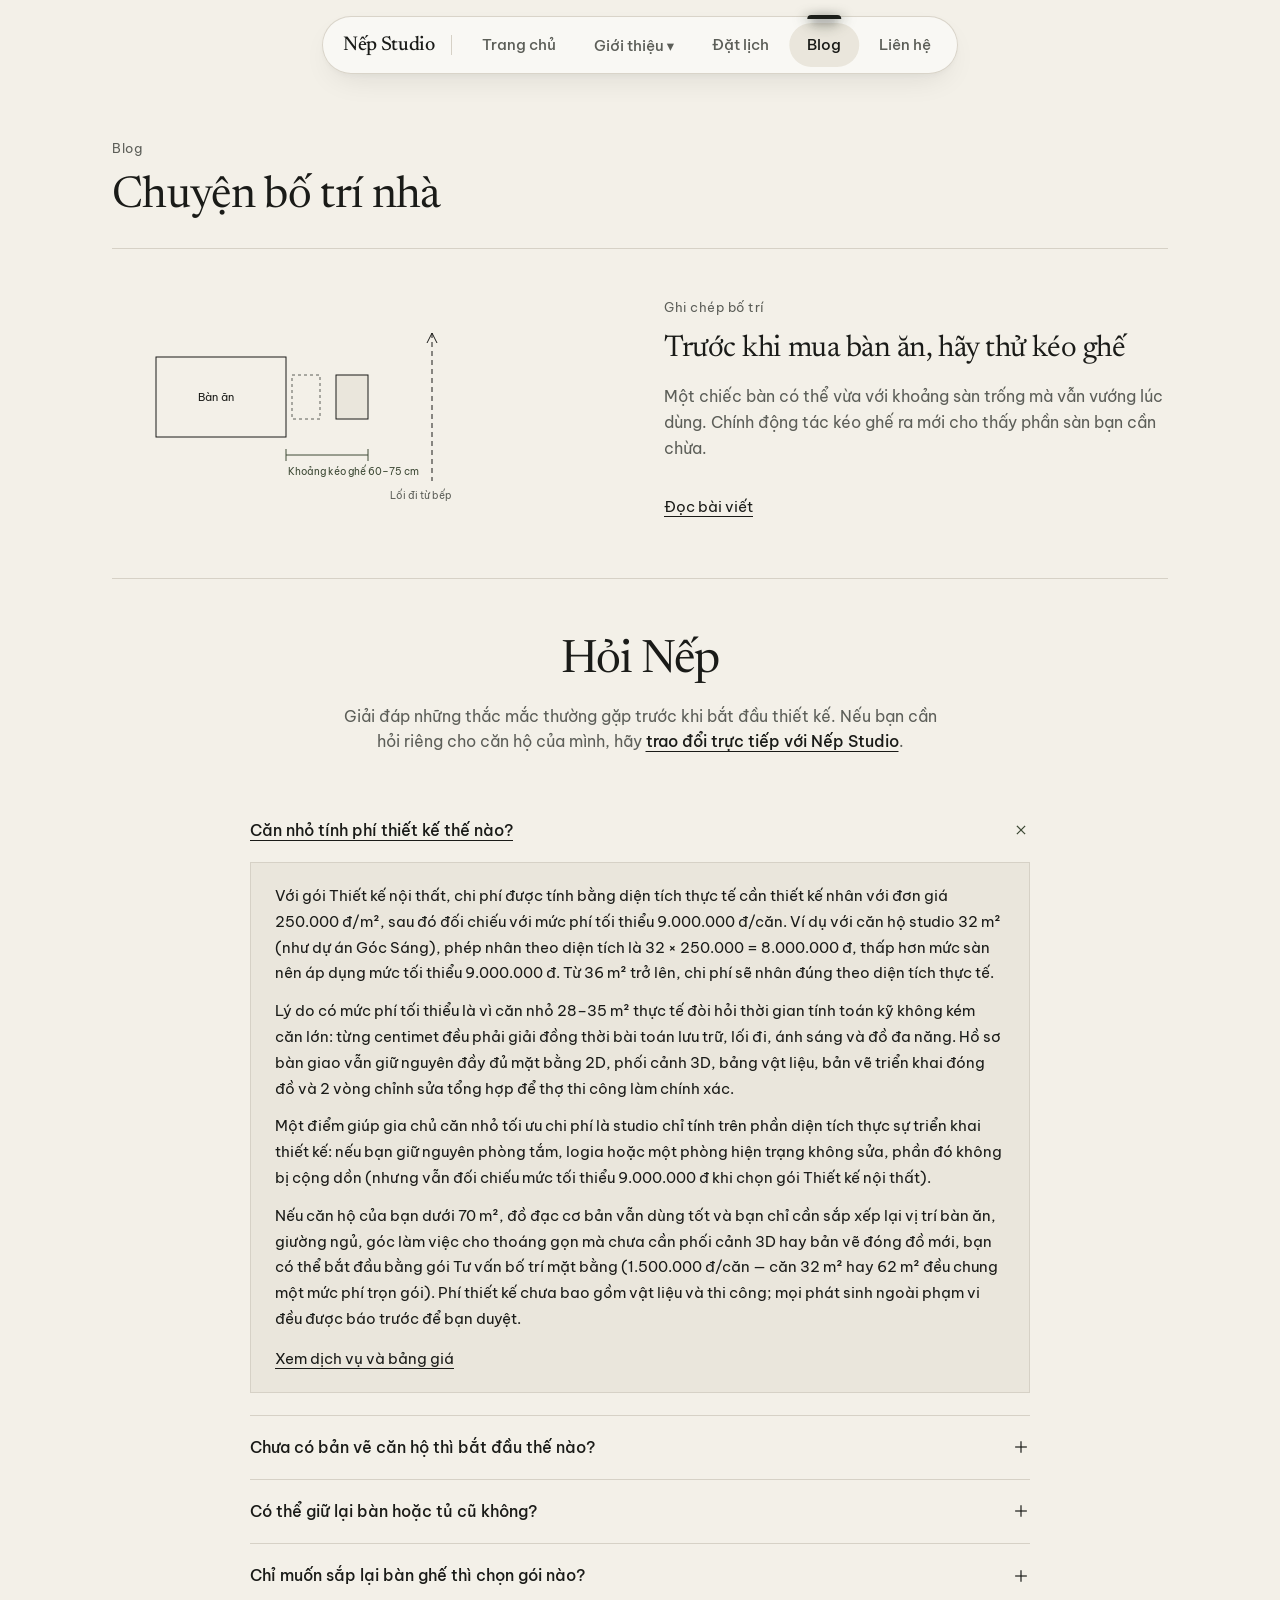
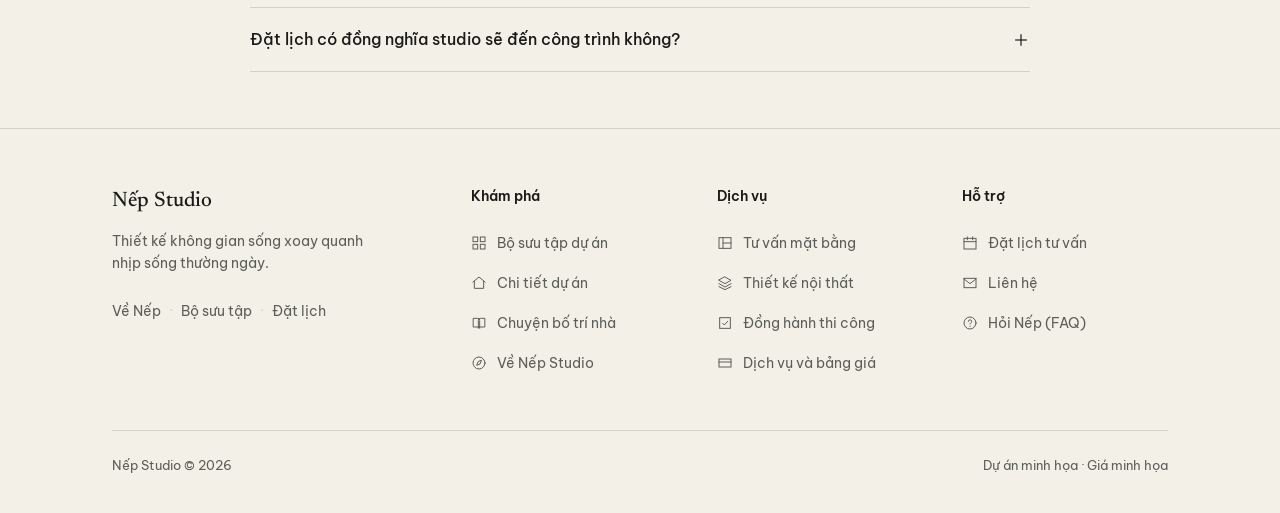
<file: nep-studio-template/site/blog.html>
<!DOCTYPE html>
<html lang="vi">
<head>
  <meta charset="UTF-8" />
  <meta name="viewport" content="width=device-width, initial-scale=1.0" />
  <title>Blog &amp; Hỏi Nếp · Nếp Studio</title>
  <link rel="preconnect" href="https://fonts.googleapis.com" />
  <link rel="preconnect" href="https://fonts.gstatic.com" crossorigin />
  <link href="https://fonts.googleapis.com/css2?family=Be+Vietnam+Pro:wght@400;500;600&family=Newsreader:ital,opsz,wght@0,6..72,400;0,6..72,500;1,6..72,400&display=swap" rel="stylesheet" />
  <link rel="stylesheet" href="css/tokens.css" />
  <link rel="stylesheet" href="css/base.css" />
  <link rel="stylesheet" href="css/layout.css" />
  <link rel="stylesheet" href="css/components.css" />
</head>
<body>
  <div id="site-header-mount"></div>
  <main id="main-content"></main>
  <div id="site-footer-mount"></div>
  <script type="module">
    import { loadSiteData, renderFileProtocolNotice } from './js/data-loader.js';
    import { renderShell } from './js/shell.js';
    import { renderBlog } from './js/pages.js';

    const main = document.getElementById('main-content');
    loadSiteData()
      .then((data) => {
        renderShell(data, 'blog');
        renderBlog(data, main);
      })
      .catch(() => renderFileProtocolNotice(main));
  </script>
</body>
</html>
</file>
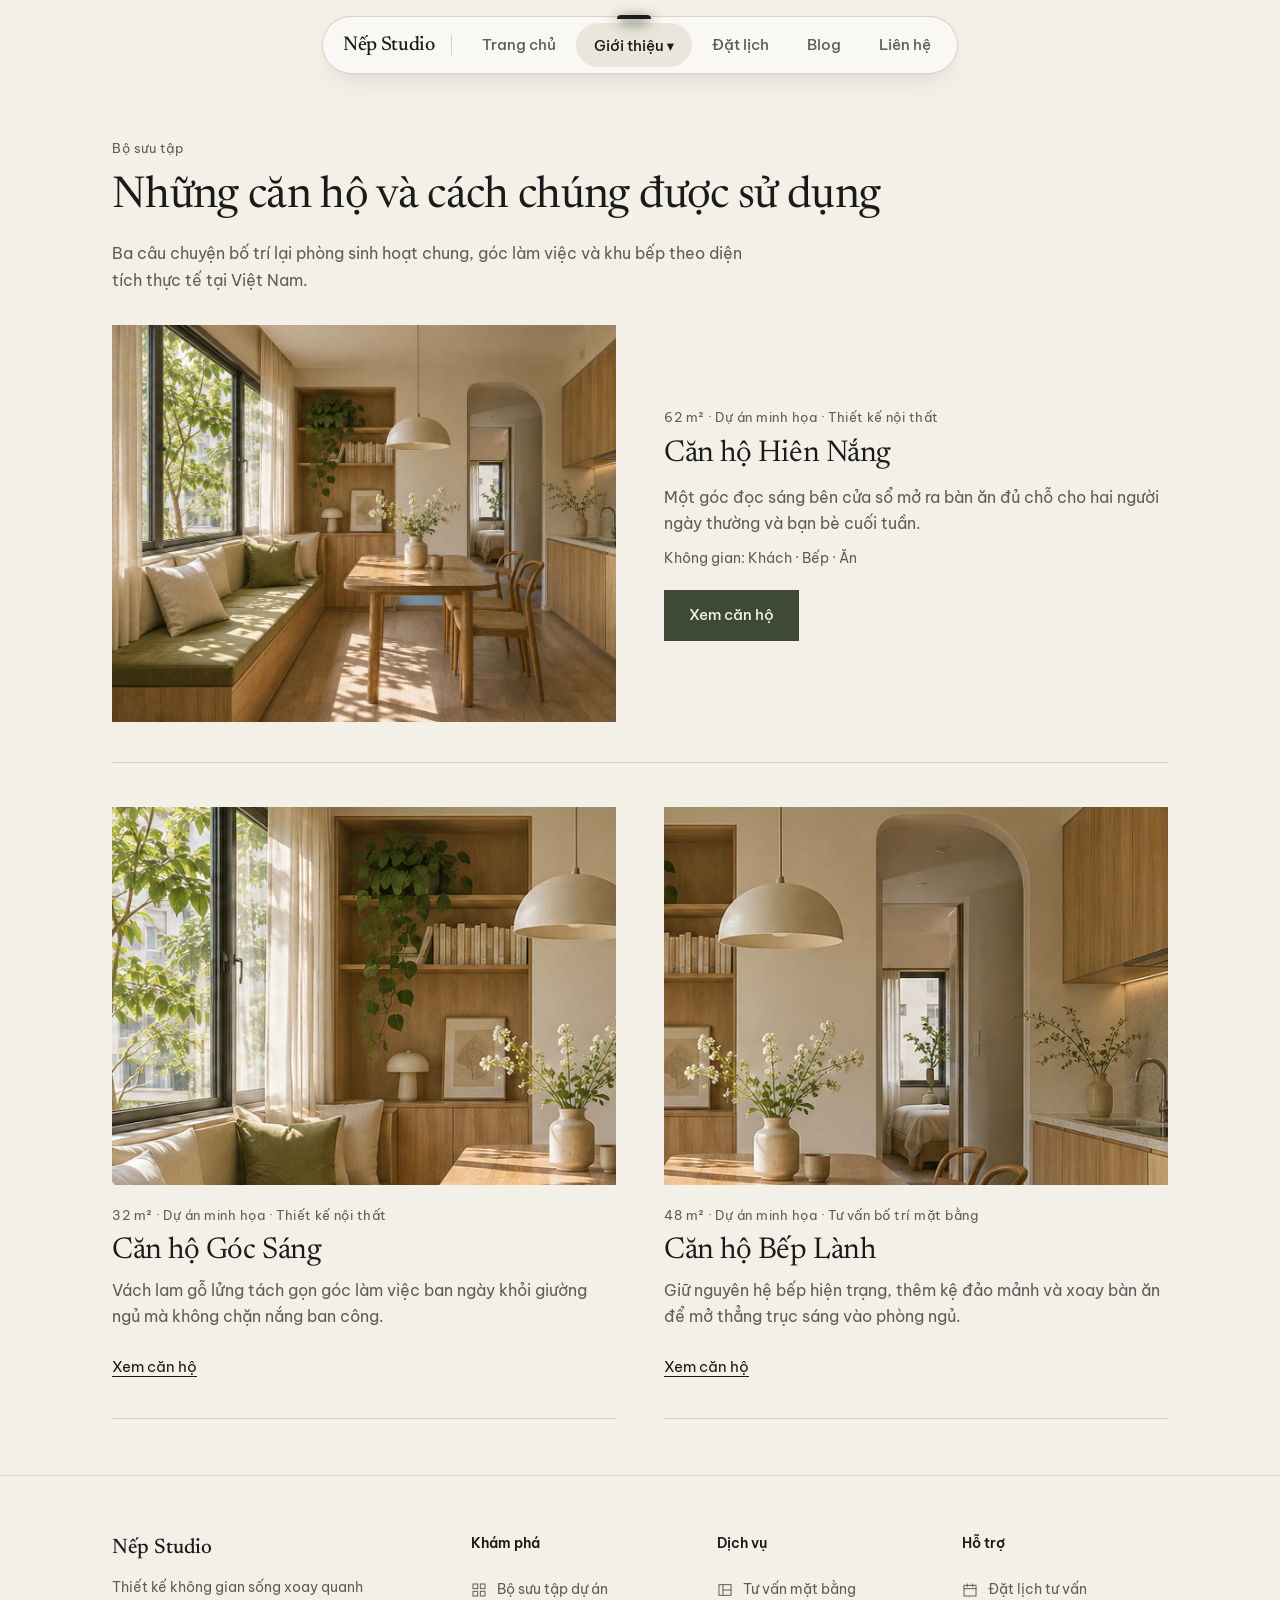
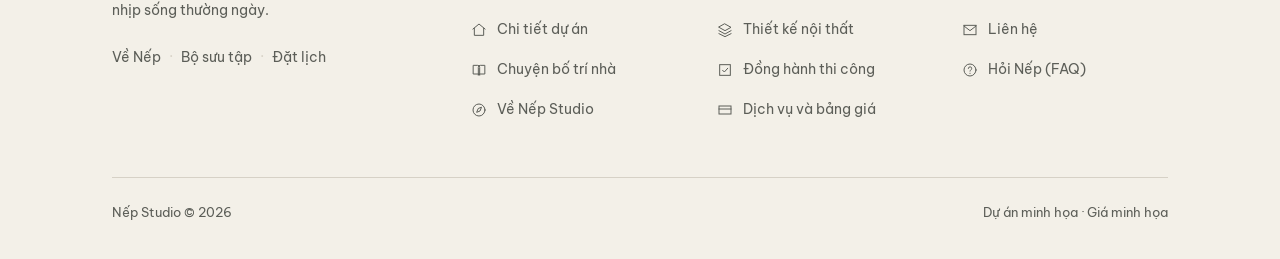
<file: nep-studio-template/site/bo-suu-tap.html>
<!DOCTYPE html>
<html lang="vi">
<head>
  <meta charset="UTF-8" />
  <meta name="viewport" content="width=device-width, initial-scale=1.0" />
  <title>Bộ sưu tập · Nếp Studio</title>
  <link rel="preconnect" href="https://fonts.googleapis.com" />
  <link rel="preconnect" href="https://fonts.gstatic.com" crossorigin />
  <link href="https://fonts.googleapis.com/css2?family=Be+Vietnam+Pro:wght@400;500;600&family=Newsreader:ital,opsz,wght@0,6..72,400;0,6..72,500;1,6..72,400&display=swap" rel="stylesheet" />
  <link rel="stylesheet" href="css/tokens.css" />
  <link rel="stylesheet" href="css/base.css" />
  <link rel="stylesheet" href="css/layout.css" />
  <link rel="stylesheet" href="css/components.css" />
</head>
<body>
  <div id="site-header-mount"></div>
  <main id="main-content"></main>
  <div id="site-footer-mount"></div>
  <script type="module">
    import { loadSiteData, renderFileProtocolNotice } from './js/data-loader.js';
    import { renderShell } from './js/shell.js';
    import { renderCollection } from './js/pages.js';

    const main = document.getElementById('main-content');
    loadSiteData()
      .then((data) => {
        renderShell(data, 'bo-suu-tap');
        renderCollection(data, main);
      })
      .catch(() => renderFileProtocolNotice(main));
  </script>
</body>
</html>
</file>
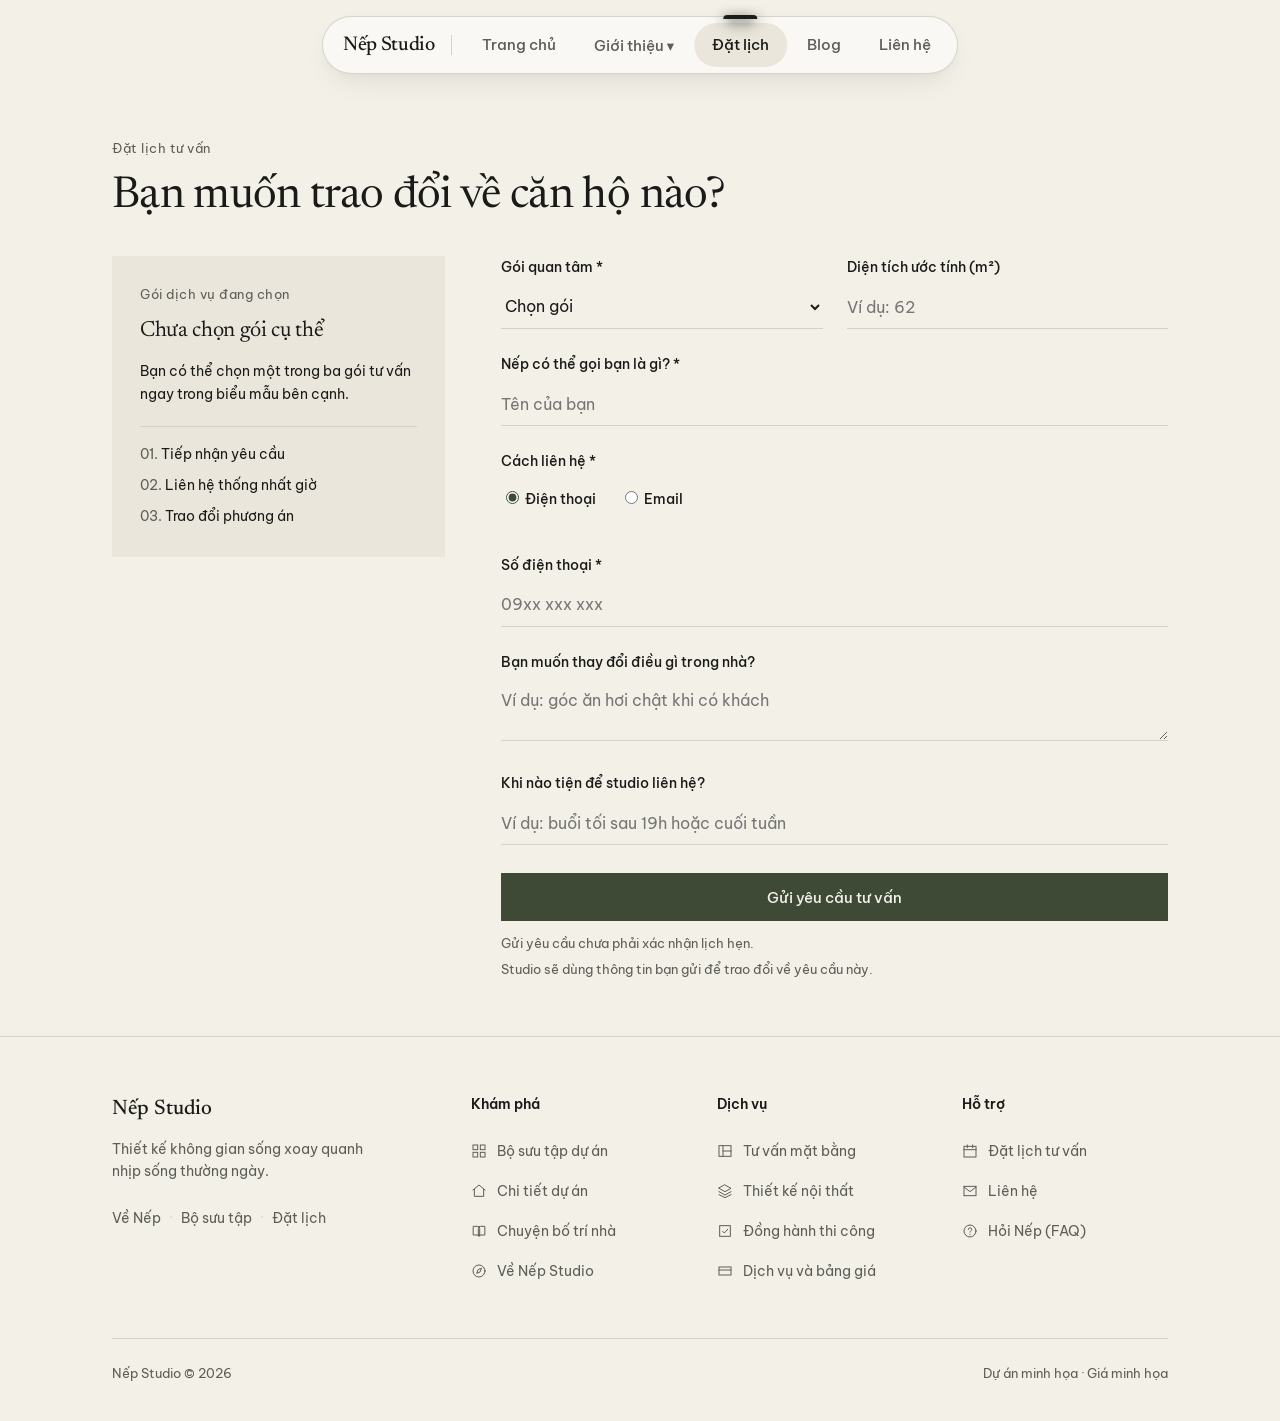
<file: nep-studio-template/site/dat-lich.html>
<!DOCTYPE html>
<html lang="vi">
<head>
  <meta charset="UTF-8" />
  <meta name="viewport" content="width=device-width, initial-scale=1.0" />
  <title>Đặt lịch tư vấn · Nếp Studio</title>
  <link rel="preconnect" href="https://fonts.googleapis.com" />
  <link rel="preconnect" href="https://fonts.gstatic.com" crossorigin />
  <link href="https://fonts.googleapis.com/css2?family=Be+Vietnam+Pro:wght@400;500;600&family=Newsreader:ital,opsz,wght@0,6..72,400;0,6..72,500;1,6..72,400&display=swap" rel="stylesheet" />
  <link rel="stylesheet" href="css/tokens.css" />
  <link rel="stylesheet" href="css/base.css" />
  <link rel="stylesheet" href="css/layout.css" />
  <link rel="stylesheet" href="css/components.css" />
</head>
<body>
  <div id="site-header-mount"></div>
  <main id="main-content"></main>
  <div id="site-footer-mount"></div>
  <script type="module">
    import { loadSiteData, renderFileProtocolNotice } from './js/data-loader.js';
    import { renderShell } from './js/shell.js';
    import { renderBooking } from './js/booking.js';

    const main = document.getElementById('main-content');
    loadSiteData()
      .then((data) => {
        renderShell(data, 'dat-lich');
        renderBooking(data, main);
      })
      .catch(() => renderFileProtocolNotice(main));
  </script>
</body>
</html>
</file>
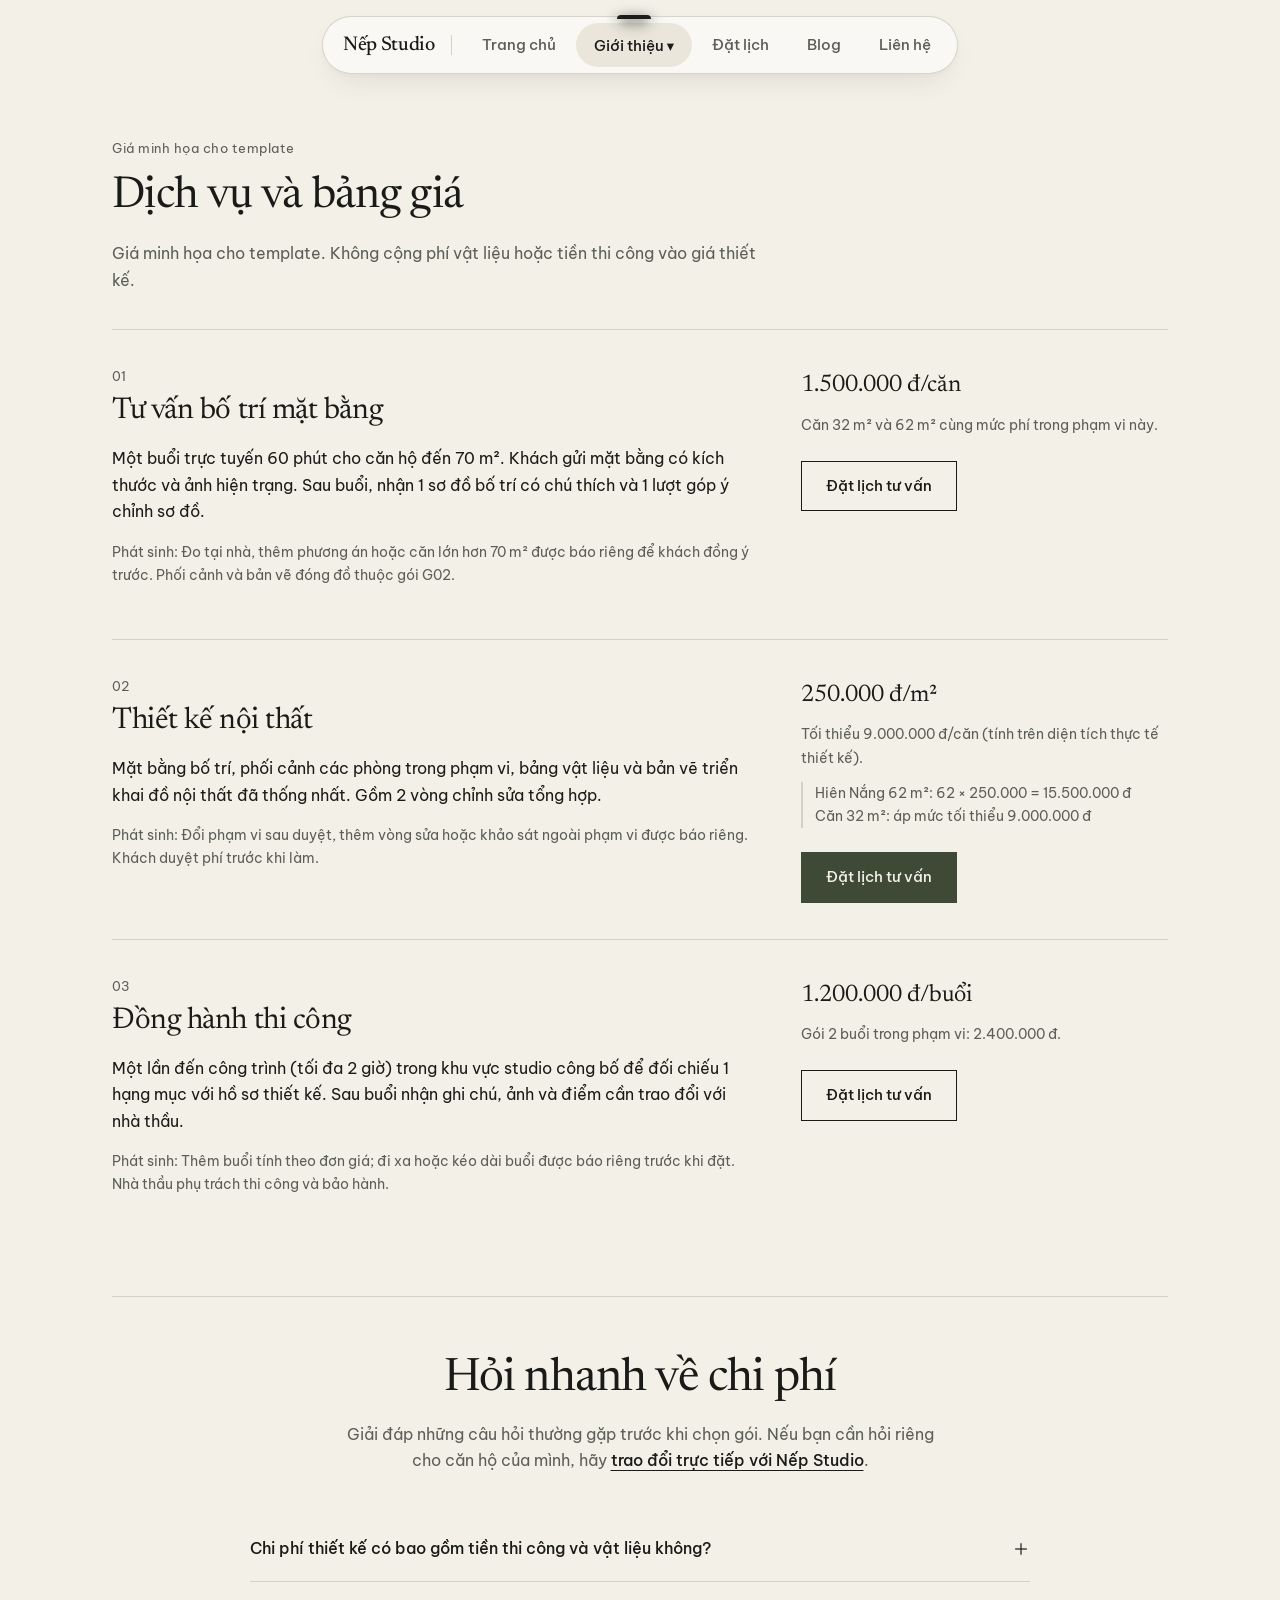
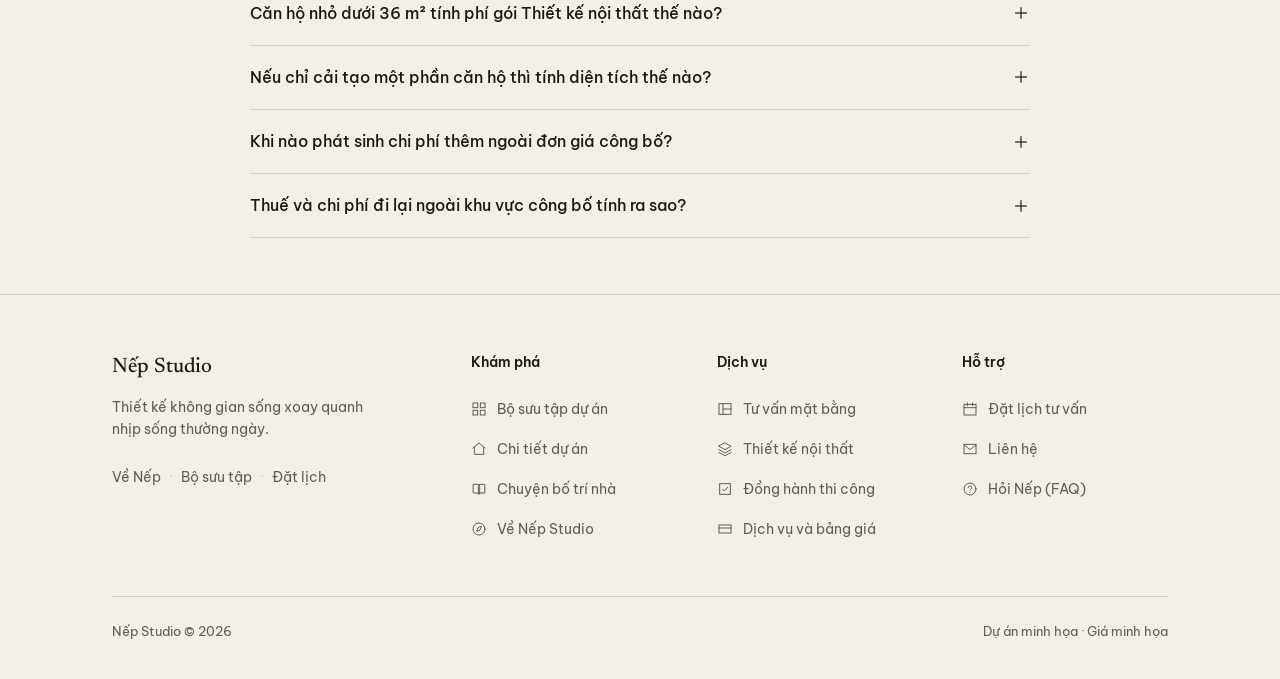
<file: nep-studio-template/site/dich-vu.html>
<!DOCTYPE html>
<html lang="vi">
<head>
  <meta charset="UTF-8" />
  <meta name="viewport" content="width=device-width, initial-scale=1.0" />
  <title>Dịch vụ và bảng giá · Nếp Studio</title>
  <link rel="preconnect" href="https://fonts.googleapis.com" />
  <link rel="preconnect" href="https://fonts.gstatic.com" crossorigin />
  <link href="https://fonts.googleapis.com/css2?family=Be+Vietnam+Pro:wght@400;500;600&family=Newsreader:ital,opsz,wght@0,6..72,400;0,6..72,500;1,6..72,400&display=swap" rel="stylesheet" />
  <link rel="stylesheet" href="css/tokens.css" />
  <link rel="stylesheet" href="css/base.css" />
  <link rel="stylesheet" href="css/layout.css" />
  <link rel="stylesheet" href="css/components.css" />
</head>
<body>
  <div id="site-header-mount"></div>
  <main id="main-content"></main>
  <div id="site-footer-mount"></div>
  <script type="module">
    import { loadSiteData, renderFileProtocolNotice } from './js/data-loader.js';
    import { renderShell } from './js/shell.js';
    import { renderServices } from './js/pages.js';

    const main = document.getElementById('main-content');
    loadSiteData()
      .then((data) => {
        renderShell(data, 'dich-vu');
        renderServices(data, main);
      })
      .catch(() => renderFileProtocolNotice(main));
  </script>
</body>
</html>
</file>
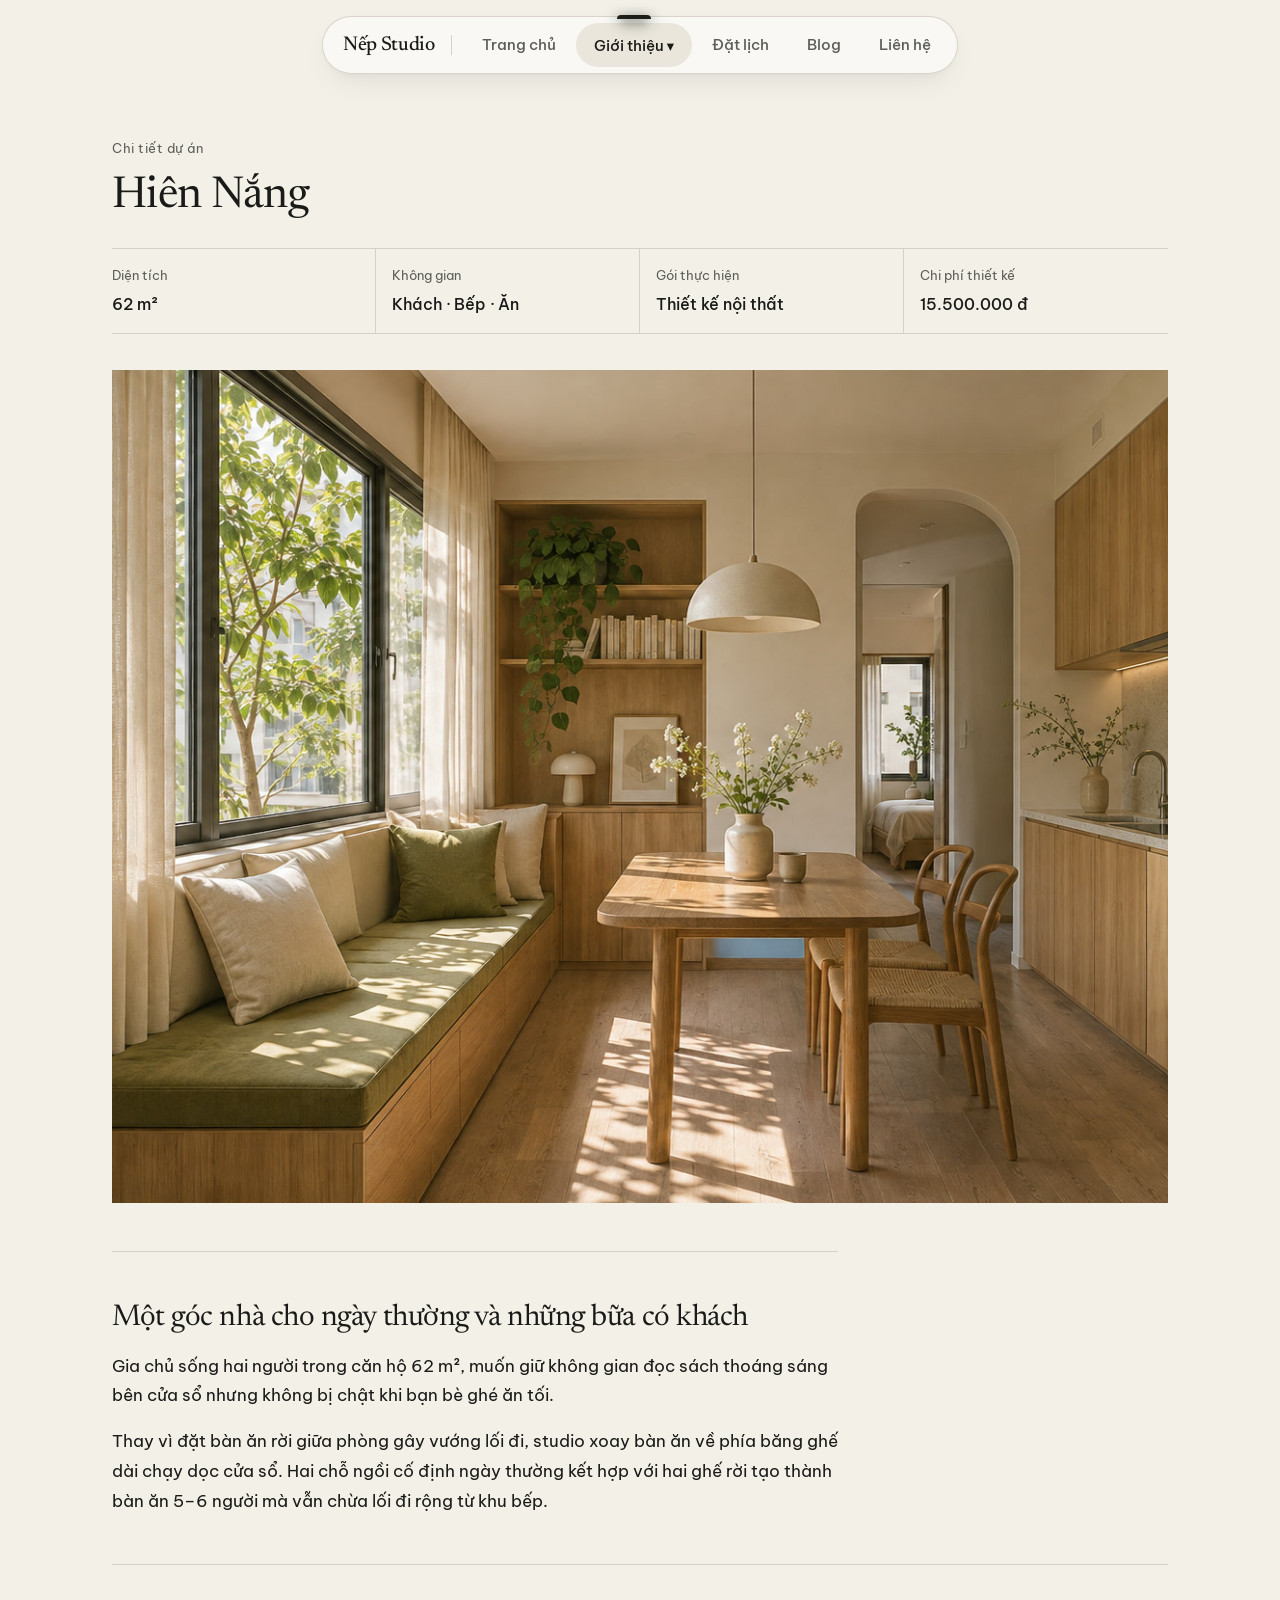
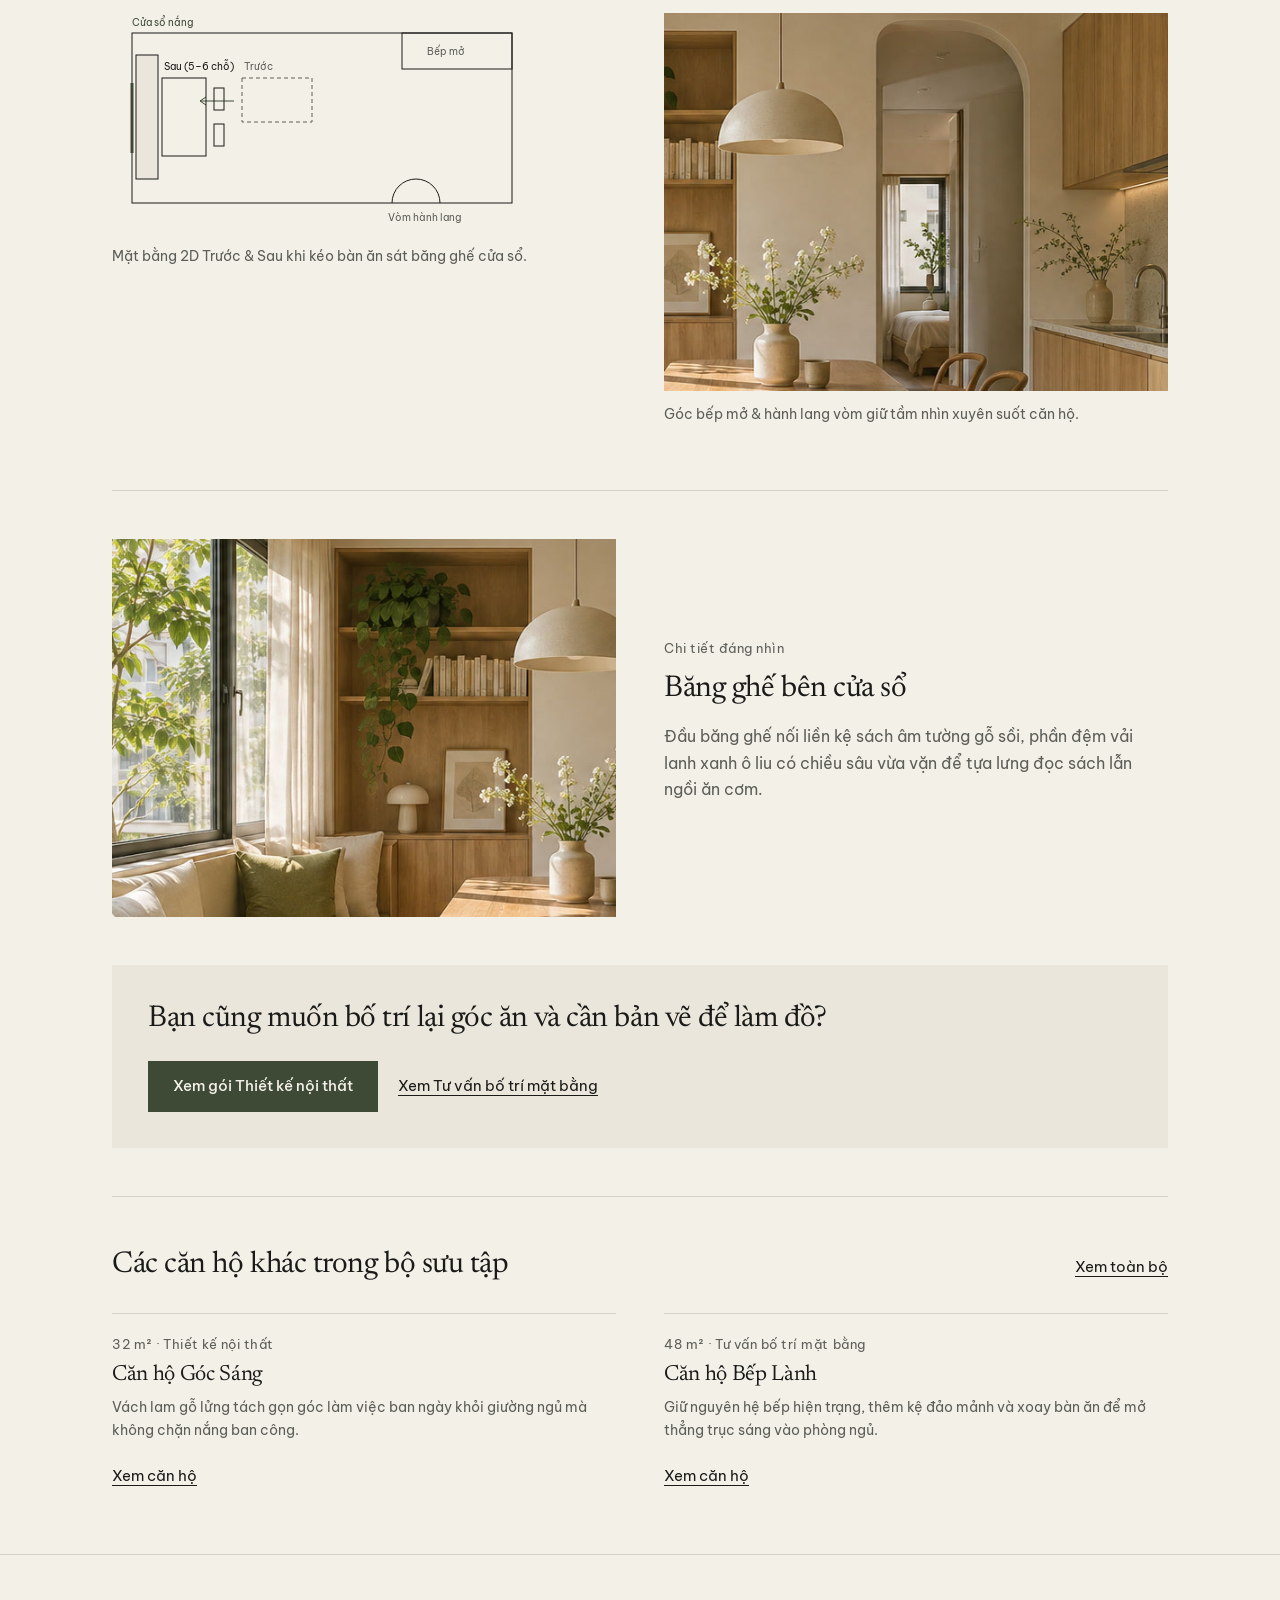
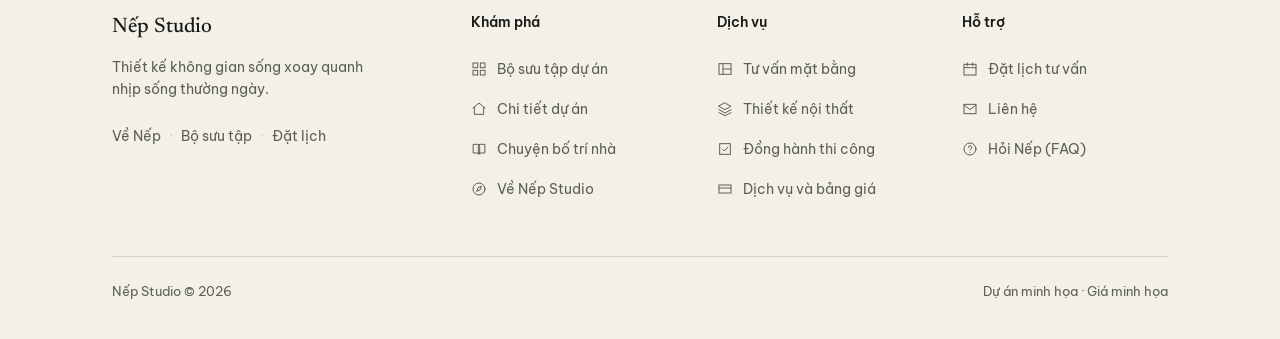
<file: nep-studio-template/site/du-an.html>
<!DOCTYPE html>
<html lang="vi">
<head>
  <meta charset="UTF-8" />
  <meta name="viewport" content="width=device-width, initial-scale=1.0" />
  <title>Chi tiết dự án · Nếp Studio</title>
  <link rel="preconnect" href="https://fonts.googleapis.com" />
  <link rel="preconnect" href="https://fonts.gstatic.com" crossorigin />
  <link href="https://fonts.googleapis.com/css2?family=Be+Vietnam+Pro:wght@400;500;600&family=Newsreader:ital,opsz,wght@0,6..72,400;0,6..72,500;1,6..72,400&display=swap" rel="stylesheet" />
  <link rel="stylesheet" href="css/tokens.css" />
  <link rel="stylesheet" href="css/base.css" />
  <link rel="stylesheet" href="css/layout.css" />
  <link rel="stylesheet" href="css/components.css" />
</head>
<body>
  <div id="site-header-mount"></div>
  <main id="main-content"></main>
  <div id="site-footer-mount"></div>
  <script type="module">
    import { loadSiteData, renderFileProtocolNotice } from './js/data-loader.js';
    import { renderShell } from './js/shell.js';
    import { renderProjectDetail } from './js/pages.js';

    const main = document.getElementById('main-content');
    loadSiteData()
      .then((data) => {
        renderShell(data, 'du-an');
        renderProjectDetail(data, main);
      })
      .catch(() => renderFileProtocolNotice(main));
  </script>
</body>
</html>
</file>
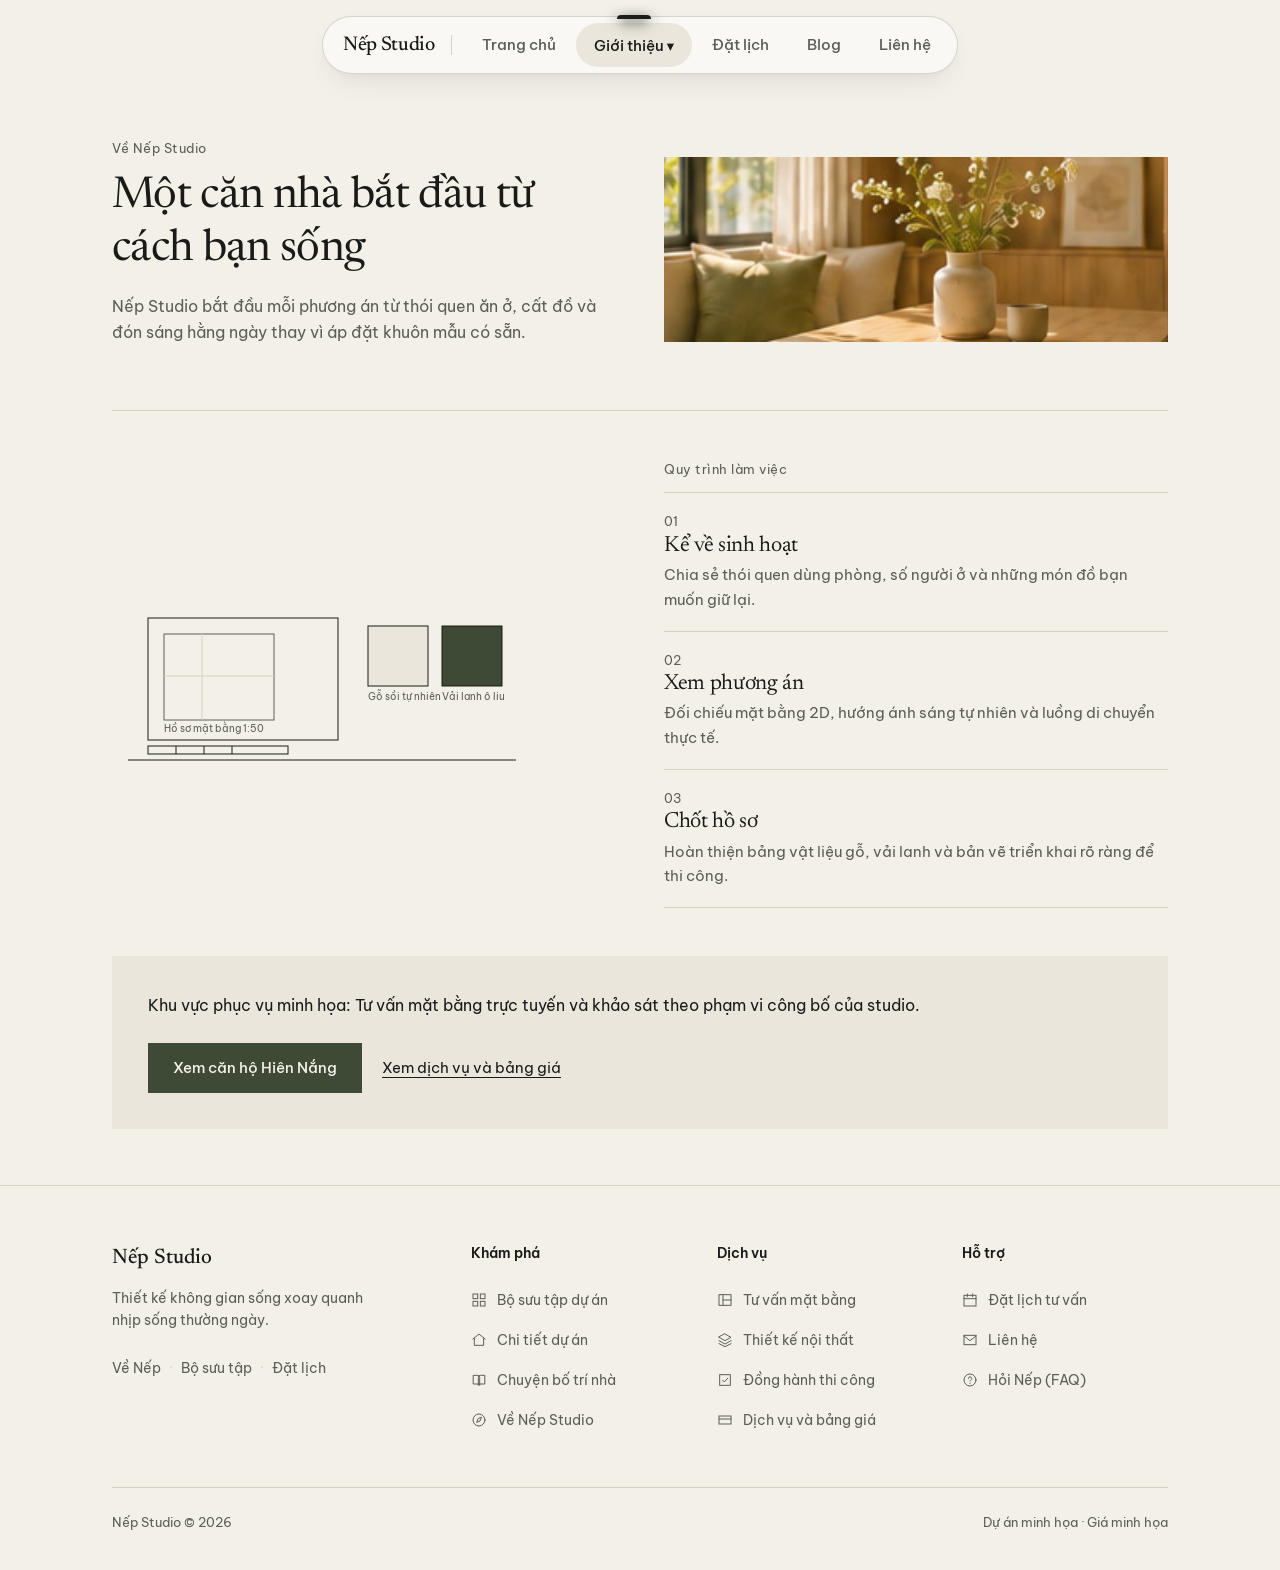
<file: nep-studio-template/site/gioi-thieu.html>
<!DOCTYPE html>
<html lang="vi">
<head>
  <meta charset="UTF-8" />
  <meta name="viewport" content="width=device-width, initial-scale=1.0" />
  <title>Về Nếp Studio</title>
  <link rel="preconnect" href="https://fonts.googleapis.com" />
  <link rel="preconnect" href="https://fonts.gstatic.com" crossorigin />
  <link href="https://fonts.googleapis.com/css2?family=Be+Vietnam+Pro:wght@400;500;600&family=Newsreader:ital,opsz,wght@0,6..72,400;0,6..72,500;1,6..72,400&display=swap" rel="stylesheet" />
  <link rel="stylesheet" href="css/tokens.css" />
  <link rel="stylesheet" href="css/base.css" />
  <link rel="stylesheet" href="css/layout.css" />
  <link rel="stylesheet" href="css/components.css" />
</head>
<body>
  <div id="site-header-mount"></div>
  <main id="main-content"></main>
  <div id="site-footer-mount"></div>
  <script type="module">
    import { loadSiteData, renderFileProtocolNotice } from './js/data-loader.js';
    import { renderShell } from './js/shell.js';
    import { renderAbout } from './js/pages.js';

    const main = document.getElementById('main-content');
    loadSiteData()
      .then((data) => {
        renderShell(data, 'gioi-thieu');
        renderAbout(data, main);
      })
      .catch(() => renderFileProtocolNotice(main));
  </script>
</body>
</html>
</file>
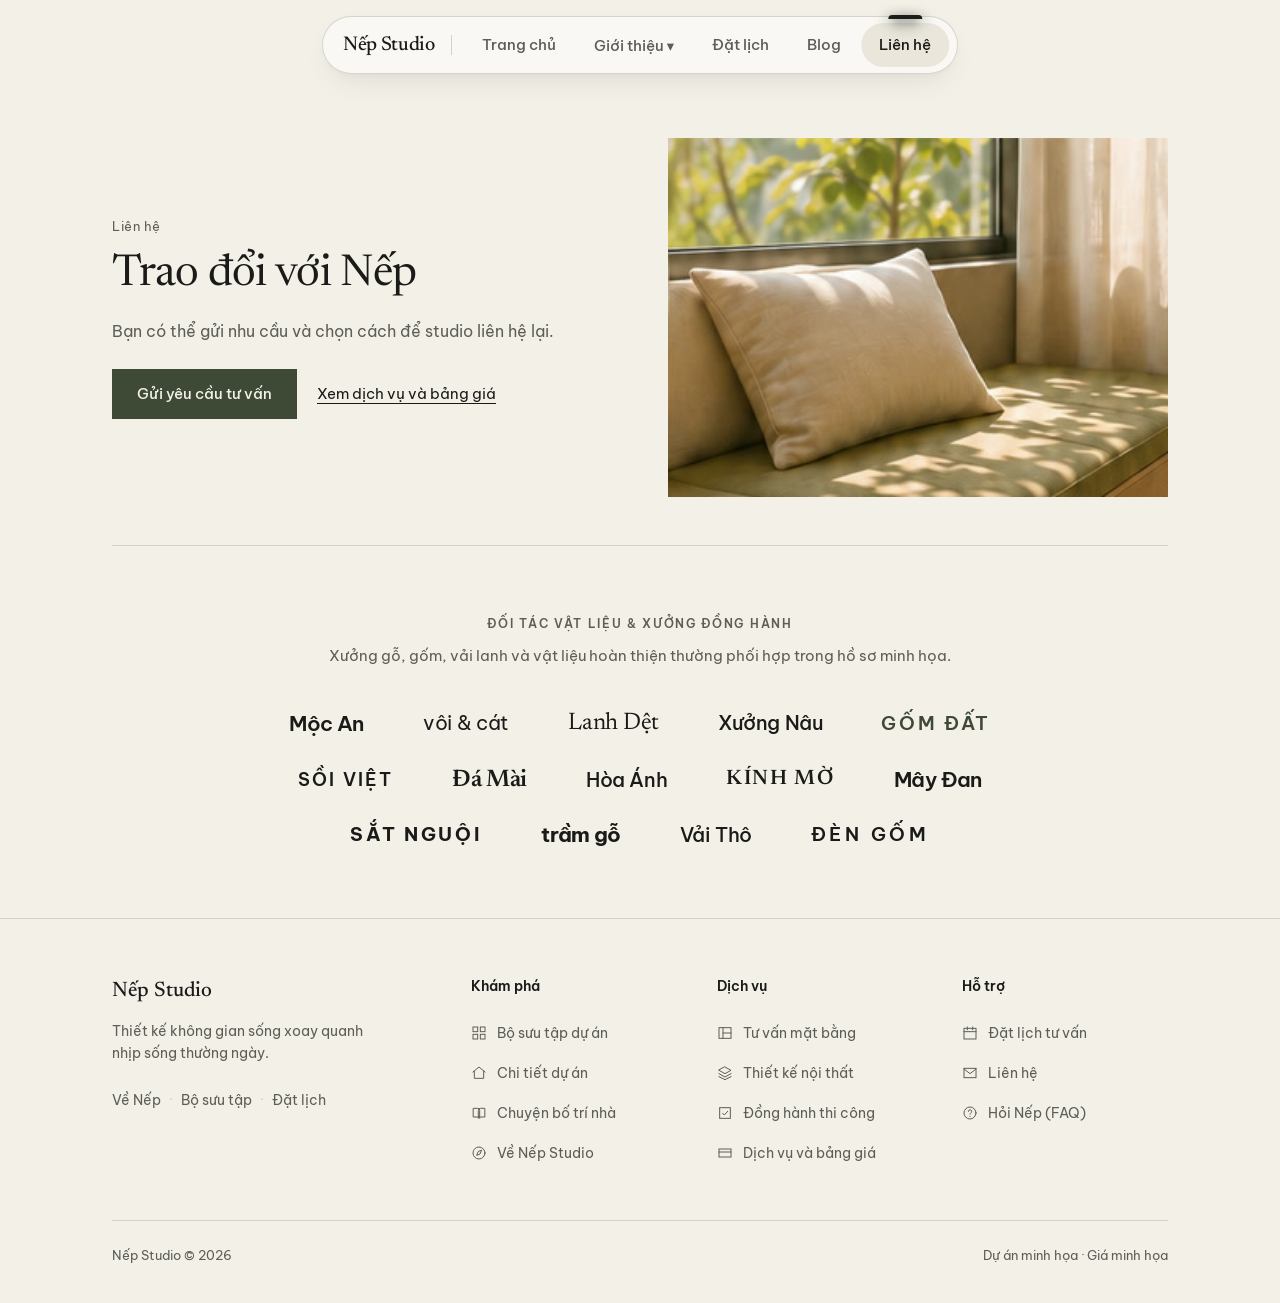
<file: nep-studio-template/site/lien-he.html>
<!DOCTYPE html>
<html lang="vi">
<head>
  <meta charset="UTF-8" />
  <meta name="viewport" content="width=device-width, initial-scale=1.0" />
  <title>Liên hệ · Nếp Studio</title>
  <link rel="preconnect" href="https://fonts.googleapis.com" />
  <link rel="preconnect" href="https://fonts.gstatic.com" crossorigin />
  <link href="https://fonts.googleapis.com/css2?family=Be+Vietnam+Pro:wght@400;500;600&family=Newsreader:ital,opsz,wght@0,6..72,400;0,6..72,500;1,6..72,400&display=swap" rel="stylesheet" />
  <link rel="stylesheet" href="css/tokens.css" />
  <link rel="stylesheet" href="css/base.css" />
  <link rel="stylesheet" href="css/layout.css" />
  <link rel="stylesheet" href="css/components.css" />
</head>
<body>
  <div id="site-header-mount"></div>
  <main id="main-content"></main>
  <div id="site-footer-mount"></div>
  <script type="module">
    import { loadSiteData, renderFileProtocolNotice } from './js/data-loader.js';
    import { renderShell } from './js/shell.js';
    import { renderContact } from './js/pages.js';

    const main = document.getElementById('main-content');
    loadSiteData()
      .then((data) => {
        renderShell(data, 'lien-he');
        renderContact(data, main);
      })
      .catch(() => renderFileProtocolNotice(main));
  </script>
</body>
</html>
</file>
<file: nep-studio-template/site/css/tokens.css>
:root {
  --bg-paper: #F3F0E8;
  --bg-limestone: #EAE6DC;
  --ink-charcoal: #1A1B18;
  --ink-muted: #5C5E58;
  --accent-moss: #3E4A36;
  --accent-moss-hover: #2F3929;
  --rule-hairline: #D6D1C6;
  --error-clay: #8A2C22;
  --font-display: 'Newsreader', Georgia, serif;
  --font-sans: 'Be Vietnam Pro', system-ui, -apple-system, sans-serif;
  --motion-fast: 180ms ease;
  --motion-med: 250ms ease;
}
</file>
<file: nep-studio-template/site/css/base.css>
*,
*::before,
*::after {
  box-sizing: border-box;
  border-radius: 0;
  box-shadow: none;
}

html,
body {
  margin: 0;
  padding: 0;
  background: var(--bg-paper);
  color: var(--ink-charcoal);
  font-family: var(--font-sans);
  font-size: 16px;
  line-height: 1.65;
  -webkit-font-smoothing: antialiased;
  overflow-x: hidden;
}

.tabular {
  font-variant-numeric: tabular-nums;
}

.serif {
  font-family: var(--font-display);
}

a,
button,
summary {
  cursor: pointer;
  color: inherit;
  font-family: inherit;
}

a:focus-visible,
button:focus-visible,
input:focus-visible,
select:focus-visible,
textarea:focus-visible,
summary:focus-visible {
  outline: 2px solid var(--accent-moss);
  outline-offset: 2px;
}

@media (prefers-reduced-motion: reduce) {
  *,
  *::before,
  *::after {
    transition: none !important;
    animation: none !important;
    scroll-behavior: auto !important;
  }
}

.skip-link {
  position: absolute;
  left: -9999px;
  top: 0;
  background: var(--accent-moss);
  color: var(--bg-paper);
  padding: 10px 16px;
  z-index: 100;
  text-decoration: none;
  font-size: 14px;
}

.skip-link:focus {
  left: 16px;
  top: 16px;
}

h1,
h2,
h3 {
  font-family: var(--font-display);
  font-weight: 400;
  line-height: 1.2;
  margin: 0 0 16px;
  letter-spacing: -0.015em;
}

h1 {
  font-size: clamp(32px, 4vw, 44px);
}

h2 {
  font-size: clamp(24px, 2.8vw, 30px);
}

h3 {
  font-size: 22px;
}

p {
  margin: 0 0 16px;
  color: var(--ink-charcoal);
}

.muted {
  color: var(--ink-muted);
}

.eyebrow {
  font-size: 13px;
  color: var(--ink-muted);
  letter-spacing: 0.04em;
  margin-bottom: 12px;
  display: block;
}

.photo {
  display: block;
  width: 100%;
  height: auto;
  object-fit: cover;
}

.prose {
  max-width: 66ch;
}

.prose p {
  font-size: 17px;
  line-height: 1.75;
}

@media (max-width: 768px) {
  .prose p {
    font-size: 16px;
  }
}
</file>
<file: nep-studio-template/site/css/layout.css>
/* Site Header (Floating Pill Tubelight Navbar — 5-item locked architecture) */
.site-header {
  position: sticky;
  top: 0;
  z-index: 60;
  padding: 16px 24px 8px;
  background: transparent;
  pointer-events: none;
}

.header-inner {
  max-width: 1120px;
  margin: 0 auto;
  display: flex;
  flex-direction: column;
  align-items: center;
  position: relative;
}

.header-pill {
  pointer-events: auto;
  display: inline-flex;
  align-items: center;
  gap: 4px;
  padding: 6px 8px 6px 20px;
  border-radius: 9999px;
  background: rgba(250, 249, 245, 0.9);
  backdrop-filter: blur(16px);
  -webkit-backdrop-filter: blur(16px);
  border: 1px solid rgba(214, 209, 198, 0.92);
  box-shadow:
    0 12px 32px -12px rgba(26, 27, 24, 0.12),
    0 2px 8px -2px rgba(26, 27, 24, 0.06);
  position: relative;
}

.brand-link {
  font-family: var(--font-display);
  font-size: 20px;
  font-weight: 500;
  text-decoration: none;
  letter-spacing: -0.015em;
  color: var(--ink-charcoal);
  min-height: 44px;
  display: inline-flex;
  align-items: center;
  gap: 8px;
  white-space: nowrap;
  flex-shrink: 0;
}

.brand-logo-img {
  height: 28px;
  width: auto;
  display: block;
  object-fit: contain;
}

.nav-brand-divider {
  width: 1px;
  height: 20px;
  background: var(--rule-hairline);
  margin: 0 8px 0 12px;
  flex-shrink: 0;
}

.desktop-nav {
  position: relative;
  display: inline-flex;
  align-items: center;
  gap: 2px;
  font-size: 14.5px;
}

.nav-tubelight-pill {
  position: absolute;
  top: 0;
  bottom: 0;
  left: 0;
  border-radius: 9999px;
  background: var(--bg-limestone);
  z-index: 0;
  pointer-events: none;
  opacity: 0;
  transition:
    transform 380ms cubic-bezier(0.22, 1.12, 0.36, 1),
    width 380ms cubic-bezier(0.22, 1.12, 0.36, 1),
    opacity 180ms ease;
}

.nav-tubelight-pill.is-ready {
  opacity: 1;
}

.nav-tubelight-pill.no-transition {
  transition: none !important;
}

.nav-tubelight-lamp {
  position: absolute;
  top: -8px;
  left: 50%;
  transform: translateX(-50%);
  width: 34px;
  height: 4px;
  border-radius: 9999px 9999px 2px 2px;
  background: var(--ink-charcoal);
}

.nav-tubelight-lamp::before {
  content: "";
  position: absolute;
  top: -3px;
  left: 50%;
  transform: translateX(-50%);
  width: 54px;
  height: 22px;
  border-radius: 9999px;
  background: radial-gradient(
    ellipse at top,
    rgba(26, 27, 24, 0.28) 0%,
    rgba(62, 74, 54, 0.14) 48%,
    rgba(26, 27, 24, 0) 78%
  );
  filter: blur(4px);
  pointer-events: none;
}

.nav-tubelight-lamp::after {
  content: "";
  position: absolute;
  top: 2px;
  left: 50%;
  transform: translateX(-50%);
  width: 26px;
  height: 8px;
  border-radius: 9999px;
  background: rgba(26, 27, 24, 0.16);
  filter: blur(3px);
  pointer-events: none;
}

.nav-item,
.nav-dropdown-btn {
  position: relative;
  z-index: 1;
  background: transparent;
  border: none;
  padding: 10px 18px;
  min-height: 44px;
  border-radius: 9999px;
  display: inline-flex;
  align-items: center;
  justify-content: center;
  text-decoration: none;
  color: var(--ink-muted);
  font-family: var(--font-sans);
  font-size: 14.5px;
  font-weight: 500;
  white-space: nowrap;
  cursor: pointer;
  transition: color 200ms ease;
}

.nav-item:hover,
.nav-dropdown-btn:hover,
.nav-item:focus-visible,
.nav-dropdown-btn:focus-visible,
.nav-item.active,
.nav-dropdown-btn.active {
  color: var(--ink-charcoal);
}

.nav-item:focus-visible,
.nav-dropdown-btn:focus-visible {
  outline: 2px solid var(--accent-moss);
  outline-offset: -2px;
}

.dropdown-wrap {
  position: relative;
  z-index: 2;
}

.dropdown-menu {
  position: absolute;
  top: calc(100% + 14px);
  left: 50%;
  transform: translateX(-50%);
  min-width: 224px;
  background: rgba(250, 249, 245, 0.97);
  backdrop-filter: blur(16px);
  -webkit-backdrop-filter: blur(16px);
  border: 1px solid var(--rule-hairline);
  border-radius: 14px;
  box-shadow: 0 18px 36px -14px rgba(26, 27, 24, 0.16);
  overflow: hidden;
  z-index: 70;
  display: none;
  flex-direction: column;
}

.dropdown-menu.open {
  display: flex;
}

.dropdown-link {
  padding: 12px 18px;
  min-height: 44px;
  text-decoration: none;
  font-size: 14px;
  color: var(--ink-charcoal);
  border-bottom: 1px solid var(--rule-hairline);
  background: transparent;
  text-align: left;
  display: flex;
  align-items: center;
  transition: background-color var(--motion-fast), color var(--motion-fast);
}

.dropdown-link:last-child {
  border-bottom: none;
}

.dropdown-link:hover,
.dropdown-link.active {
  background: var(--bg-limestone);
  color: var(--accent-moss);
}

/* Mobile Menu Button & Drawer */
.mobile-menu-btn {
  display: none;
  background: var(--bg-limestone);
  border: 1px solid var(--rule-hairline);
  border-radius: 9999px;
  padding: 8px 18px;
  min-height: 44px;
  min-width: 72px;
  font-family: var(--font-sans);
  font-size: 14px;
  font-weight: 500;
  color: var(--ink-charcoal);
  align-items: center;
  justify-content: center;
  cursor: pointer;
}

.mobile-drawer {
  pointer-events: auto;
  display: none;
  flex-direction: column;
  width: 100%;
  margin-top: 8px;
  border: 1px solid var(--rule-hairline);
  border-radius: 18px;
  background: rgba(250, 249, 245, 0.97);
  backdrop-filter: blur(16px);
  -webkit-backdrop-filter: blur(16px);
  box-shadow: 0 18px 36px -14px rgba(26, 27, 24, 0.16);
  padding: 8px 20px 14px;
}

.mobile-drawer.open {
  display: flex;
}

.mobile-nav-link,
.mobile-sub-toggle {
  display: flex;
  align-items: center;
  justify-content: space-between;
  width: 100%;
  min-height: 44px;
  padding: 10px 0;
  background: transparent;
  border: none;
  border-bottom: 1px solid var(--rule-hairline);
  text-decoration: none;
  color: var(--ink-charcoal);
  font-family: var(--font-sans);
  font-size: 15px;
  font-weight: 500;
  text-align: left;
  cursor: pointer;
}

.mobile-nav-link.active,
.mobile-sub-toggle.active {
  color: var(--accent-moss);
}

.mobile-sub-list {
  display: none;
  flex-direction: column;
  padding-left: 14px;
  margin: 4px 0;
  background: var(--bg-limestone);
  border-radius: 10px;
}

.mobile-sub-list.open {
  display: flex;
}

.mobile-sub-link {
  display: flex;
  align-items: center;
  min-height: 44px;
  padding: 8px 12px;
  text-decoration: none;
  font-size: 14px;
  color: var(--ink-charcoal);
  border-bottom: 1px solid var(--rule-hairline);
}

.mobile-sub-link.active {
  color: var(--accent-moss);
  font-weight: 500;
}

.mobile-sub-link:last-child {
  border-bottom: none;
}

@media (max-width: 820px) {
  .site-header {
    padding: 12px 16px 6px;
  }

  .header-pill {
    width: 100%;
    justify-content: space-between;
    padding: 5px 6px 5px 18px;
  }

  .nav-brand-divider,
  .desktop-nav {
    display: none;
  }

  .mobile-menu-btn {
    display: inline-flex;
  }
}

@media (prefers-reduced-motion: reduce) {
  .nav-tubelight-pill {
    transition: none !important;
  }
}

/* Containers & Sections */
.container {
  max-width: 1120px;
  margin: 0 auto;
  padding: 56px 32px;
}

.section-rule {
  border-top: 1px solid var(--rule-hairline);
  padding-top: 48px;
  margin-top: 48px;
}

@media (max-width: 768px) {
  .container {
    padding: 32px 20px;
  }

  .section-rule {
    padding-top: 32px;
    margin-top: 32px;
  }
}

/* Grids */
.grid-hero {
  display: grid;
  grid-template-columns: 35% 1fr;
  gap: 48px;
  align-items: center;
}

.grid-2 {
  display: grid;
  grid-template-columns: 1fr 1fr;
  gap: 48px;
  align-items: start;
}

.grid-3 {
  display: grid;
  grid-template-columns: repeat(3, 1fr);
  gap: 36px;
}

.contact-grid {
  display: grid;
  grid-template-columns: 1fr 1fr;
  gap: 56px;
  align-items: center;
}

@media (max-width: 768px) {
  .grid-hero {
    grid-template-columns: 1fr;
    gap: 24px;
  }

  .grid-hero .hero-media {
    order: -1;
  }

  .grid-2 {
    grid-template-columns: 1fr;
    gap: 28px;
  }

  .grid-3 {
    grid-template-columns: 1fr;
    gap: 24px;
  }

  .contact-grid {
    grid-template-columns: 1fr;
    gap: 28px;
  }
}

/* Footer (4-column Architectural Studio Footer inspired by reference) */
.site-footer {
  border-top: 1px solid var(--rule-hairline);
  background: var(--bg-paper);
}

.footer-inner {
  max-width: 1120px;
  margin: 0 auto;
  padding: 56px 32px 36px;
}

.footer-columns {
  display: grid;
  grid-template-columns: 1.55fr 1fr 1fr 1fr;
  gap: 40px;
  align-items: start;
}

.footer-brand-name {
  display: inline-block;
  font-size: 21px;
  font-weight: 500;
  color: var(--ink-charcoal);
  text-decoration: none;
  margin-bottom: 10px;
}

.footer-tagline {
  font-size: 14px;
  line-height: 1.6;
  color: var(--ink-muted);
  max-width: 30ch;
  margin: 0 0 18px;
}

.footer-inline-links {
  display: flex;
  flex-wrap: wrap;
  align-items: center;
  gap: 8px;
  font-size: 13.5px;
  color: var(--ink-muted);
}

.footer-inline-link {
  text-decoration: none;
  color: var(--ink-muted);
  transition: color var(--motion-fast);
  min-height: 36px;
  display: inline-flex;
  align-items: center;
}

.footer-inline-link:hover {
  color: var(--ink-charcoal);
  text-decoration: underline;
  text-underline-offset: 4px;
}

.footer-dot {
  color: var(--rule-hairline);
}

.footer-col-title {
  font-size: 14px;
  font-weight: 600;
  color: var(--ink-charcoal);
  margin-bottom: 16px;
}

.footer-list {
  list-style: none;
  margin: 0;
  padding: 0;
  display: flex;
  flex-direction: column;
  gap: 2px;
}

.footer-icon-link {
  display: inline-flex;
  align-items: center;
  gap: 10px;
  min-height: 38px;
  font-size: 14px;
  color: var(--ink-muted);
  text-decoration: none;
  transition: color var(--motion-fast);
}

.footer-icon-link:hover {
  color: var(--ink-charcoal);
}

.footer-icon {
  flex-shrink: 0;
  color: var(--ink-muted);
  transition: color var(--motion-fast);
}

.footer-icon-link:hover .footer-icon {
  color: var(--accent-moss);
}

.footer-bottom {
  margin-top: 48px;
  padding-top: 24px;
  border-top: 1px solid var(--rule-hairline);
  display: flex;
  justify-content: space-between;
  align-items: center;
  flex-wrap: wrap;
  gap: 12px 24px;
  font-size: 13px;
  color: var(--ink-muted);
}

@media (max-width: 900px) {
  .footer-columns {
    grid-template-columns: 1fr 1fr;
    gap: 32px;
  }
}

@media (max-width: 768px) {
  .footer-inner {
    padding: 40px 20px 28px;
  }

  .footer-columns {
    grid-template-columns: 1fr;
    gap: 28px;
  }

  .footer-icon-link,
  .footer-inline-link {
    min-height: 44px;
  }

  .footer-bottom {
    margin-top: 32px;
    padding-top: 20px;
    flex-direction: column;
    align-items: flex-start;
    gap: 6px;
  }
}
</file>
<file: nep-studio-template/site/css/components.css>
/* Buttons & Links */
.btn-primary {
  display: inline-flex;
  align-items: center;
  justify-content: center;
  background: var(--accent-moss);
  color: var(--bg-paper);
  border: 1px solid var(--accent-moss);
  padding: 12px 24px;
  min-height: 48px;
  font-size: 15px;
  font-weight: 500;
  text-decoration: none;
  transition: background-color var(--motion-fast);
}

.btn-primary:hover {
  background: var(--accent-moss-hover);
}

.btn-primary:disabled {
  opacity: 0.7;
  cursor: not-allowed;
}

.btn-outline {
  display: inline-flex;
  align-items: center;
  justify-content: center;
  background: transparent;
  color: var(--ink-charcoal);
  border: 1px solid var(--ink-charcoal);
  padding: 12px 24px;
  min-height: 48px;
  font-size: 15px;
  font-weight: 500;
  text-decoration: none;
  transition: background-color var(--motion-fast);
}

.btn-outline:hover {
  background: var(--bg-limestone);
}

.text-link {
  display: inline-flex;
  align-items: center;
  min-height: 44px;
  color: var(--ink-charcoal);
  text-decoration: underline;
  text-underline-offset: 4px;
  text-decoration-thickness: 1px;
  font-size: 15px;
  background: transparent;
  border: none;
  padding: 0;
  transition: color var(--motion-fast);
}

.text-link:hover {
  color: var(--accent-moss);
}

.actions-row {
  display: flex;
  flex-wrap: wrap;
  align-items: center;
  gap: 20px;
  margin-top: 24px;
}

/* Spec Bar (B04) */
.spec-bar {
  display: grid;
  grid-template-columns: repeat(4, 1fr);
  border-top: 1px solid var(--rule-hairline);
  border-bottom: 1px solid var(--rule-hairline);
  margin: 24px 0 36px;
}

.spec-cell {
  padding: 16px 16px 16px 0;
  border-right: 1px solid var(--rule-hairline);
}

.spec-cell:last-child {
  border-right: none;
}

.spec-cell:not(:first-child) {
  padding-left: 16px;
}

.spec-label {
  font-size: 13px;
  color: var(--ink-muted);
  margin-bottom: 4px;
}

.spec-val {
  font-size: 16px;
  font-weight: 500;
}

@media (max-width: 768px) {
  .spec-bar {
    grid-template-columns: 1fr 1fr;
  }

  .spec-cell:nth-child(2n) {
    border-right: none;
    padding-left: 16px;
  }

  .spec-cell:nth-child(1),
  .spec-cell:nth-child(2) {
    border-bottom: 1px solid var(--rule-hairline);
  }

  .spec-cell:nth-child(3) {
    padding-left: 0;
  }
}

/* Fee Schedule (B05) */
.fee-row {
  display: grid;
  grid-template-columns: 1.4fr 0.8fr;
  gap: 48px;
  padding: 36px 0;
  border-top: 1px solid var(--rule-hairline);
  align-items: start;
  transition: border-color var(--motion-med), background-color var(--motion-med);
}

.fee-row:last-of-type {
  border-bottom: 1px solid var(--rule-hairline);
}

.fee-row.is-highlighted {
  border: 1px solid var(--accent-moss);
  border-left: 3px solid var(--accent-moss);
  padding: 36px 24px;
  background: rgba(62, 74, 54, 0.04);
}

.fee-num {
  font-size: 13px;
  color: var(--ink-muted);
  margin-bottom: 6px;
  display: block;
}

.fee-price {
  font-size: 24px;
  font-family: var(--font-display);
  margin-bottom: 8px;
}

.fee-meta {
  font-size: 14px;
  color: var(--ink-muted);
  margin-bottom: 12px;
}

.fee-example {
  border-left: 2px solid var(--rule-hairline);
  padding-left: 12px;
  font-size: 14px;
  color: var(--ink-muted);
  margin: 12px 0 20px;
}

@media (max-width: 768px) {
  .fee-row {
    grid-template-columns: 1fr;
    gap: 20px;
    padding: 28px 0;
  }

  .fee-row.is-highlighted {
    padding: 24px 16px;
  }
}

/* Booking Form (B06) */
.booking-grid {
  display: grid;
  grid-template-columns: 4fr 8fr;
  gap: 56px;
  align-items: start;
}

.summary-box {
  background: var(--bg-limestone);
  padding: 28px;
}

.mobile-summary-line {
  display: none;
  border-top: 1px solid var(--rule-hairline);
  border-bottom: 1px solid var(--rule-hairline);
  padding: 12px 0;
  margin-bottom: 24px;
}

.mobile-summary-trigger {
  width: 100%;
  background: transparent;
  border: none;
  display: flex;
  align-items: center;
  justify-content: space-between;
  min-height: 44px;
  font-size: 14px;
  padding: 0;
  text-align: left;
  gap: 12px;
}

.mobile-summary-detail {
  display: none;
  padding-top: 12px;
  font-size: 14px;
  color: var(--ink-muted);
}

.mobile-summary-detail.open {
  display: block;
}

@media (max-width: 768px) {
  .booking-grid {
    grid-template-columns: 1fr;
    gap: 24px;
  }

  .booking-sidebar-desktop {
    display: none;
  }

  .mobile-summary-line {
    display: block;
  }
}

.field {
  margin-bottom: 24px;
}

.field label {
  display: block;
  font-size: 14px;
  font-weight: 500;
  margin-bottom: 6px;
}

.field input,
.field select,
.field textarea {
  width: 100%;
  background: transparent;
  border: none;
  border-bottom: 1px solid var(--rule-hairline);
  padding: 10px 0;
  min-height: 44px;
  font-family: var(--font-sans);
  font-size: 16px;
  color: var(--ink-charcoal);
  transition: border-color var(--motion-fast);
}

.field input:focus,
.field select:focus,
.field textarea:focus {
  outline: none;
  border-bottom-color: var(--accent-moss);
}

.radio-row {
  display: flex;
  gap: 24px;
  padding: 8px 0;
  flex-wrap: wrap;
}

.radio-opt {
  display: inline-flex;
  align-items: center;
  gap: 8px;
  min-height: 44px;
  font-size: 15px;
  cursor: pointer;
}

.radio-opt input,
input[type="radio"] {
  width: auto;
  min-height: auto;
  border: none;
  accent-color: var(--accent-moss);
}

.error-msg {
  color: var(--error-clay);
  font-size: 13px;
  margin-top: 6px;
  display: none;
}

.error-msg.show {
  display: block;
}

.confirm-box {
  background: var(--bg-limestone);
  border-left: 2px solid var(--accent-moss);
  padding: 28px;
}

/* FAQ Accordion */
details.faq-item {
  border-top: 1px solid var(--rule-hairline);
  padding: 16px 0;
}

details.faq-item:last-of-type {
  border-bottom: 1px solid var(--rule-hairline);
}

details.faq-item summary {
  list-style: none;
  display: flex;
  align-items: center;
  justify-content: space-between;
  gap: 16px;
  min-height: 44px;
  font-weight: 500;
  font-size: 16px;
}

details.faq-item summary::-webkit-details-marker {
  display: none;
}

details.faq-item summary::after {
  content: '+';
  font-size: 18px;
  font-weight: 400;
  color: var(--ink-muted);
  flex-shrink: 0;
}

details.faq-item[open] summary::after {
  content: '−';
  color: var(--ink-charcoal);
}

details.faq-item .faq-body {
  margin-top: 12px;
  max-width: 68ch;
}

details.faq-item p {
  margin: 0 0 12px;
  color: var(--ink-muted);
  font-size: 15px;
  line-height: 1.7;
}

details.faq-item p:last-child {
  margin-bottom: 0;
}

/* CTA Limestone Band */
.cta-band {
  background: var(--bg-limestone);
  padding: 36px;
  margin-top: 48px;
}

@media (max-width: 768px) {
  .cta-band {
    padding: 24px 20px;
    margin-top: 32px;
  }
}

/* Context breadcrumb & step list */
.context-crumb {
  font-size: 13px;
  color: var(--ink-muted);
  margin-bottom: 8px;
}

.step-list {
  border-top: 1px solid var(--rule-hairline);
  margin-top: 20px;
}

.step-row {
  padding: 12px 0;
  border-bottom: 1px solid var(--rule-hairline);
}

.step-row-lg {
  padding: 18px 0;
  border-bottom: 1px solid var(--rule-hairline);
}

.contact-meta-list {
  border-top: 1px solid var(--rule-hairline);
  margin-top: 24px;
}

.contact-meta-row {
  padding: 14px 0;
  border-bottom: 1px solid var(--rule-hairline);
  display: flex;
  flex-wrap: wrap;
  gap: 8px 16px;
  align-items: baseline;
}

.contact-meta-label {
  font-size: 13px;
  color: var(--ink-muted);
  min-width: 110px;
}

/* ScrollX-inspired Animated FAQ Accordion (B05 Hỏi nhanh về chi phí) */
.cost-faq-wrap {
  max-width: 780px;
  margin: 0 auto;
  padding-top: 8px;
}

.cost-faq-header {
  text-align: center;
  margin-bottom: 44px;
}

.cost-faq-title {
  font-family: var(--font-display);
  font-size: clamp(32px, 4.2vw, 46px);
  font-weight: 400;
  line-height: 1.15;
  letter-spacing: -0.02em;
  margin: 0 0 16px;
}

.cost-faq-word {
  display: inline-block;
  opacity: 1;
  filter: blur(0);
  transform: translateY(0);
  transition: opacity 520ms cubic-bezier(0.22, 1, 0.36, 1),
              filter 520ms cubic-bezier(0.22, 1, 0.36, 1),
              transform 520ms cubic-bezier(0.22, 1, 0.36, 1);
  transition-delay: var(--word-delay, 0ms);
}

.cost-faq-wrap.has-motion:not(.is-visible) .cost-faq-word {
  opacity: 0;
  filter: blur(10px);
  transform: translateY(10px);
}

.cost-faq-sub {
  max-width: 56ch;
  margin: 0 auto;
  font-size: 15.5px;
  line-height: 1.65;
  color: var(--ink-muted);
  opacity: 1;
  transform: translateY(0);
  transition: opacity 440ms ease 240ms, transform 440ms ease 240ms;
}

.cost-faq-wrap.has-motion:not(.is-visible) .cost-faq-sub {
  opacity: 0;
  transform: translateY(8px);
}

.cost-faq-contact-link {
  color: var(--ink-charcoal);
  font-weight: 500;
  text-decoration: underline;
  text-underline-offset: 4px;
  text-decoration-thickness: 1px;
  transition: color var(--motion-fast);
}

.cost-faq-contact-link:hover {
  color: var(--accent-moss);
}

.cost-faq-list {
  margin-top: 8px;
}

.cost-faq-item {
  border-bottom: 1px solid var(--rule-hairline);
  opacity: 1;
  transform: translateY(0);
  transition: opacity 420ms cubic-bezier(0.22, 1, 0.36, 1),
              transform 420ms cubic-bezier(0.22, 1, 0.36, 1);
  transition-delay: var(--item-delay, 0ms);
}

.cost-faq-wrap.has-motion:not(.is-visible) .cost-faq-item {
  opacity: 0;
  transform: translateY(12px);
}

.cost-faq-trigger {
  width: 100%;
  background: transparent;
  border: none;
  padding: 20px 0;
  min-height: 58px;
  display: flex;
  align-items: center;
  justify-content: space-between;
  gap: 20px;
  text-align: left;
  cursor: pointer;
  font-family: var(--font-sans);
  font-size: 16px;
  font-weight: 500;
  line-height: 1.45;
  color: var(--ink-charcoal);
}

.cost-faq-trigger:focus-visible {
  outline: 2px solid var(--accent-moss);
  outline-offset: 4px;
}

.cost-faq-trigger-text {
  text-decoration: underline;
  text-decoration-color: transparent;
  text-underline-offset: 4px;
  text-decoration-thickness: 1px;
  transition: text-decoration-color var(--motion-fast), color var(--motion-fast);
}

.cost-faq-trigger:hover .cost-faq-trigger-text,
.cost-faq-item.is-open .cost-faq-trigger-text {
  text-decoration-color: var(--ink-charcoal);
}

.cost-faq-plus {
  width: 18px;
  height: 18px;
  flex-shrink: 0;
  color: var(--ink-charcoal);
  transition: transform 280ms cubic-bezier(0.22, 1, 0.36, 1), color var(--motion-fast);
}

.cost-faq-item.is-open .cost-faq-plus {
  transform: rotate(45deg);
  color: var(--accent-moss);
}

.cost-faq-panel {
  display: grid;
  grid-template-rows: 0fr;
  transition: grid-template-rows 320ms cubic-bezier(0.22, 1, 0.36, 1);
}

.cost-faq-item.is-open .cost-faq-panel {
  grid-template-rows: 1fr;
}

.cost-faq-panel-inner {
  overflow: hidden;
}

.cost-faq-box {
  background: var(--bg-limestone);
  border: 1px solid var(--rule-hairline);
  padding: 20px 24px;
  margin: 0 0 22px;
  opacity: 0;
  transform: translateY(-4px);
  transition: opacity 260ms ease, transform 260ms ease;
}

.cost-faq-item.is-open .cost-faq-box {
  opacity: 1;
  transform: translateY(0);
}

.cost-faq-box p {
  margin: 0;
  font-size: 15px;
  line-height: 1.72;
  color: var(--ink-charcoal);
}

.cost-faq-box p + p {
  margin-top: 12px;
}

.cost-faq-box-link {
  margin-top: 14px !important;
}

@media (max-width: 768px) {
  .cost-faq-header {
    margin-bottom: 32px;
  }

  .cost-faq-trigger {
    padding: 16px 0;
    font-size: 15.5px;
  }

  .cost-faq-box {
    padding: 16px 18px;
    margin-bottom: 18px;
  }
}

/* Studio Editorial Hero (Video 1 — stands directly beneath navbar before featured project) */
.studio-hero {
  width: 100%;
  padding-top: clamp(44px, 7vh, 88px);
  background: var(--bg-paper);
  position: relative;
}

.studio-hero-copy {
  max-width: 1120px;
  margin: 0 auto;
  padding: 0 32px;
  display: grid;
  grid-template-columns: minmax(210px, 36%) minmax(0, 1fr);
  gap: 48px;
  align-items: end;
  position: relative;
  z-index: 2;
}

.studio-hero-side {
  font-size: 14.5px;
  line-height: 1.6;
  color: var(--ink-muted);
  max-width: 26ch;
  margin: 0 0 6px;
  opacity: 1;
  transform: translateY(0);
  transition: opacity 620ms ease 260ms, transform 620ms cubic-bezier(0.22, 1, 0.36, 1) 260ms;
}

.studio-hero-main {
  max-width: 660px;
}

.studio-hero-headline {
  font-family: var(--font-display);
  font-size: clamp(36px, 4.9vw, 60px);
  font-weight: 400;
  line-height: 1.09;
  letter-spacing: -0.025em;
  color: var(--ink-charcoal);
  margin: 0 0 22px;
  opacity: 1;
  transform: translateY(0);
  transition: opacity 640ms ease 60ms, transform 640ms cubic-bezier(0.22, 1, 0.36, 1) 60ms;
}

.studio-hero-desc {
  font-size: 16px;
  line-height: 1.68;
  color: var(--ink-muted);
  max-width: 50ch;
  margin: 0;
  opacity: 1;
  transform: translateY(0);
  transition: opacity 640ms ease 180ms, transform 640ms cubic-bezier(0.22, 1, 0.36, 1) 180ms;
}

.studio-hero.has-motion:not(.is-visible) .studio-hero-headline,
.studio-hero.has-motion:not(.is-visible) .studio-hero-desc,
.studio-hero.has-motion:not(.is-visible) .studio-hero-side {
  opacity: 0;
  transform: translateY(14px);
}

.studio-hero-stage {
  width: 100%;
  height: clamp(280px, 46vh, 470px);
  margin-top: clamp(24px, 3.6vh, 44px);
  position: relative;
  overflow: hidden;
  background: var(--bg-paper);
}

.studio-hero-artwork {
  width: 100%;
  height: 118%;
  object-fit: cover;
  object-position: center 52%;
  display: block;
  transform: translate3d(0, 0, 0);
  will-change: transform;
}

.studio-hero-mist-top {
  position: absolute;
  top: 0;
  left: 0;
  right: 0;
  height: 52%;
  background: linear-gradient(
    to bottom,
    var(--bg-paper) 0%,
    rgba(243, 240, 232, 0.94) 18%,
    rgba(243, 240, 232, 0.56) 46%,
    rgba(243, 240, 232, 0.14) 76%,
    rgba(243, 240, 232, 0) 100%
  );
  pointer-events: none;
}

.studio-hero-mist-bottom {
  position: absolute;
  bottom: 0;
  left: 0;
  right: 0;
  height: 20%;
  background: linear-gradient(
    to top,
    var(--bg-paper) 0%,
    rgba(243, 240, 232, 0.55) 45%,
    rgba(243, 240, 232, 0) 100%
  );
  pointer-events: none;
}

.home-featured-heading {
  font-family: var(--font-display);
  font-size: clamp(32px, 3.8vw, 46px);
  font-weight: 400;
  line-height: 1.15;
  letter-spacing: -0.02em;
  margin: 0 0 18px;
}

@media (max-width: 820px) {
  .studio-hero {
    padding-top: 28px;
  }

  .studio-hero-copy {
    padding: 0 20px;
    grid-template-columns: 1fr;
    gap: 18px;
    align-items: start;
  }

  .studio-hero-main {
    order: -1;
  }

  .studio-hero-side {
    max-width: 40ch;
    margin-bottom: 0;
  }

  .studio-hero-stage {
    height: 230px;
    margin-top: 24px;
  }
}

/* Partner Wordmark Blur-In Cloud (Video 2 — beneath Liên hệ "Trao đổi với Nếp") */
.partner-cloud {
  max-width: 980px;
  margin: 0 auto;
  padding: 20px 0 16px;
  text-align: center;
}

.partner-cloud-header {
  margin-bottom: 42px;
  opacity: 1;
  filter: blur(0);
  transform: translateY(0) scale(1);
  transition:
    opacity 520ms cubic-bezier(0.22, 1, 0.36, 1),
    filter 520ms cubic-bezier(0.22, 1, 0.36, 1),
    transform 520ms cubic-bezier(0.22, 1, 0.36, 1);
}

.partner-cloud.has-motion:not(.is-visible) .partner-cloud-header {
  opacity: 0;
  filter: blur(8px);
  transform: translateY(8px) scale(0.97);
}

.partner-cloud-eyebrow {
  font-family: var(--font-sans);
  font-size: 12px;
  font-weight: 600;
  letter-spacing: 0.14em;
  text-transform: uppercase;
  color: var(--ink-muted);
  margin: 0 0 10px;
}

.partner-cloud-sub {
  font-size: 15px;
  line-height: 1.6;
  color: var(--ink-muted);
  max-width: 68ch;
  margin: 0 auto;
}

.partner-cloud-rows {
  display: flex;
  flex-direction: column;
  gap: 30px;
}

.partner-cloud-row {
  display: flex;
  flex-wrap: wrap;
  align-items: center;
  justify-content: center;
  gap: 24px clamp(28px, 4.6vw, 68px);
}

.partner-wordmark {
  display: inline-flex;
  align-items: center;
  justify-content: center;
  color: var(--ink-charcoal);
  line-height: 1.1;
  user-select: none;
  opacity: 1;
  filter: blur(0);
  transform: translateY(0) scale(1);
  transition:
    opacity 580ms cubic-bezier(0.22, 1, 0.36, 1),
    filter 580ms cubic-bezier(0.22, 1, 0.36, 1),
    transform 580ms cubic-bezier(0.22, 1, 0.36, 1),
    color 200ms ease;
  transition-delay: var(--logo-delay, 0ms), var(--logo-delay, 0ms), var(--logo-delay, 0ms), 0ms;
}

.partner-cloud.has-motion:not(.is-visible) .partner-wordmark {
  opacity: 0;
  filter: blur(12px);
  transform: translateY(10px) scale(0.94);
}

.partner-wordmark:hover {
  color: var(--accent-moss);
}

.partner-style-sans-bold {
  font-family: var(--font-sans);
  font-size: 21px;
  font-weight: 600;
  letter-spacing: -0.025em;
}

.partner-style-sans-light {
  font-family: var(--font-sans);
  font-size: 20px;
  font-weight: 400;
  letter-spacing: -0.015em;
}

.partner-style-sans-medium {
  font-family: var(--font-sans);
  font-size: 20px;
  font-weight: 500;
  letter-spacing: -0.02em;
}

.partner-style-serif-regular {
  font-family: var(--font-display);
  font-size: 24px;
  font-weight: 400;
  letter-spacing: -0.01em;
}

.partner-style-serif-bold {
  font-family: var(--font-display);
  font-size: 24px;
  font-weight: 600;
  letter-spacing: -0.015em;
}

.partner-style-serif-caps {
  font-family: var(--font-display);
  font-size: 21px;
  font-weight: 600;
  letter-spacing: 0.08em;
}

.partner-style-accent-caps {
  font-family: var(--font-sans);
  font-size: 19px;
  font-weight: 600;
  letter-spacing: 0.14em;
  color: var(--accent-moss);
}

.partner-style-caps-bold {
  font-family: var(--font-sans);
  font-size: 18px;
  font-weight: 600;
  letter-spacing: 0.12em;
}

.partner-style-caps-heavy {
  font-family: var(--font-sans);
  font-size: 19px;
  font-weight: 700;
  letter-spacing: 0.14em;
}

.partner-style-caps-wide {
  font-family: var(--font-sans);
  font-size: 18.5px;
  font-weight: 600;
  letter-spacing: 0.2em;
}

.partner-style-lower-bold {
  font-family: var(--font-sans);
  font-size: 21px;
  font-weight: 700;
  letter-spacing: -0.03em;
}

@media (max-width: 768px) {
  .partner-cloud-header {
    margin-bottom: 30px;
  }

  .partner-cloud-rows {
    gap: 20px;
  }

  .partner-cloud-row {
    gap: 18px 26px;
  }

  .partner-wordmark {
    font-size: 17px !important;
  }
}

@media (prefers-reduced-motion: reduce) {
  .cost-faq-word,
  .cost-faq-sub,
  .cost-faq-item,
  .cost-faq-box,
  .studio-hero-headline,
  .studio-hero-desc,
  .studio-hero-side,
  .partner-cloud-header,
  .partner-wordmark {
    opacity: 1 !important;
    filter: none !important;
    transform: none !important;
    transition: none !important;
  }
}
</file>
